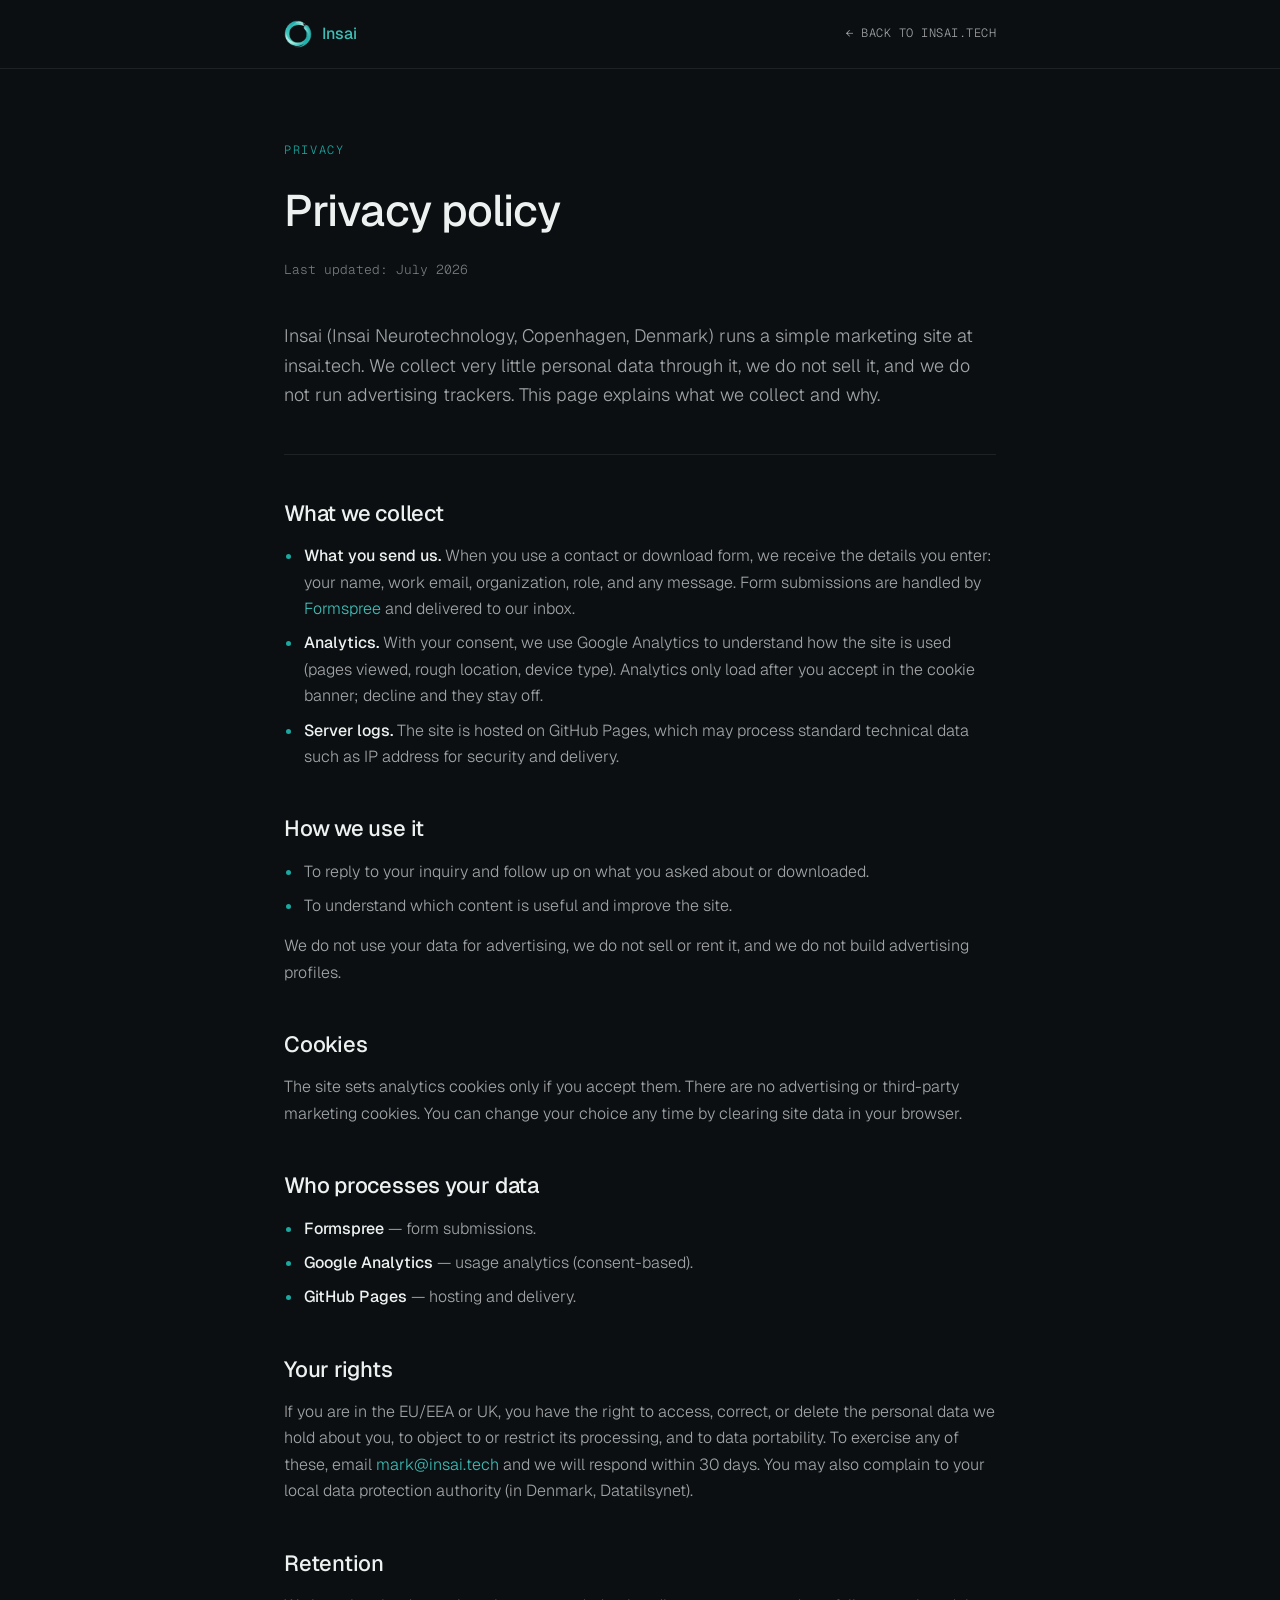
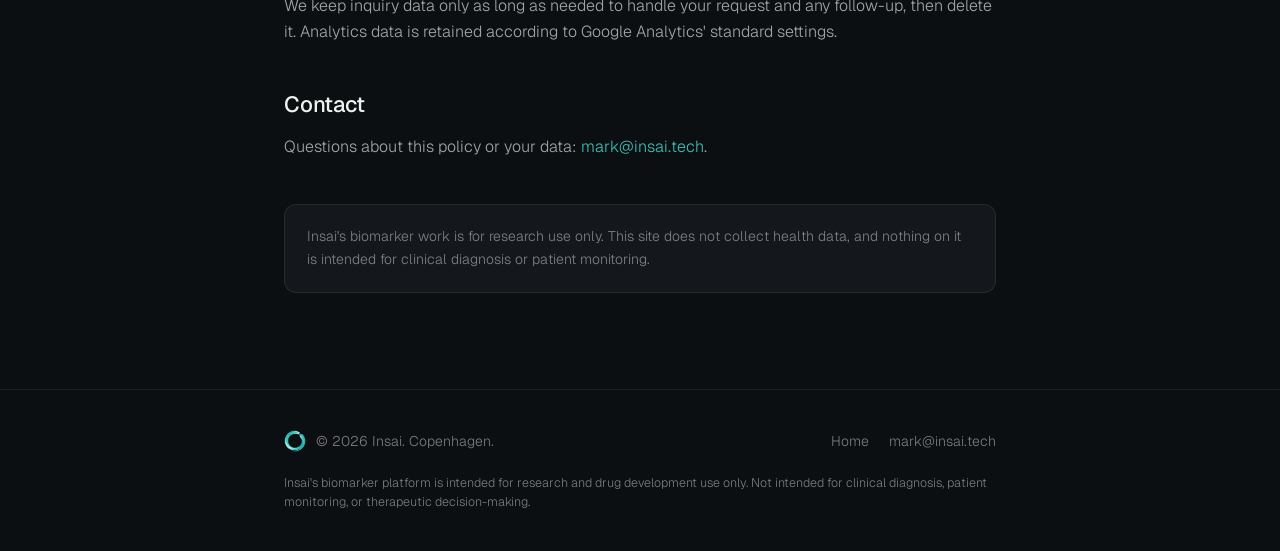
<file: privacy.html>
<!DOCTYPE html>
<!-- Privacy policy — plain-language, grounded in the site's actual data flows.
     Review with legal/DPO before relying on it. Update the "Last updated" date on change. -->
<html lang="en">
<head>
<meta charset="UTF-8">
<meta name="viewport" content="width=device-width, initial-scale=1.0">
<title>Privacy Policy | Insai</title>
<meta name="description" content="How Insai handles the limited personal data collected through insai.tech: contact forms, analytics, and hosting. For Research Use Only.">
<meta name="robots" content="noindex, nofollow">
<link rel="canonical" href="https://insai.tech/privacy.html">
<link rel="preconnect" href="https://fonts.googleapis.com">
<link rel="preconnect" href="https://fonts.gstatic.com" crossorigin>
<link href="https://fonts.googleapis.com/css2?family=Geist:wght@300;400;500;600;700&family=Geist+Mono:wght@400;500&display=swap" rel="stylesheet">
<style>
  :root{
    --bg:#0B0F12; --surface:#14181D; --border:rgba(255,255,255,0.08);
    --teal:#1BA8A0; --teal-bright:#3DBEB6;
    --fg:#EDF1F0; --fg-muted:rgba(255,255,255,0.62); --fg-dim:rgba(255,255,255,0.45);
    --font-sans:'Geist',system-ui,-apple-system,sans-serif;
    --font-mono:'Geist Mono',ui-monospace,'SF Mono',Menlo,monospace;
  }
  *{box-sizing:border-box;margin:0;padding:0}
  html{scroll-behavior:smooth}
  body{background:var(--bg);color:var(--fg);font-family:var(--font-sans);font-weight:300;line-height:1.65;-webkit-font-smoothing:antialiased}
  .container{max-width:760px;margin:0 auto;padding:0 24px}
  a{color:var(--teal-bright);text-decoration:none}
  a:hover{text-decoration:underline}

  .topbar{border-bottom:1px solid var(--border);padding:20px 0}
  .topbar .container{display:flex;align-items:center;justify-content:space-between}
  .topbar__brand{display:flex;align-items:center;gap:10px}
  .topbar__brand img{height:28px;width:auto}
  .topbar__back{font-family:var(--font-mono);font-size:12px;letter-spacing:.04em;text-transform:uppercase;color:var(--fg-muted)}

  .doc{padding:72px 0 96px}
  .doc__eyebrow{font-family:var(--font-mono);font-size:12px;letter-spacing:.14em;text-transform:uppercase;color:var(--teal);margin-bottom:14px}
  .doc h1{font-weight:500;font-size:clamp(30px,5vw,44px);letter-spacing:-.02em;margin-bottom:12px}
  .doc__meta{color:var(--fg-dim);font-family:var(--font-mono);font-size:13px;margin-bottom:40px}
  .doc__lead{color:var(--fg-muted);font-size:18px;margin-bottom:44px;padding-bottom:44px;border-bottom:1px solid var(--border)}
  .doc h2{font-weight:500;font-size:22px;letter-spacing:-.01em;margin:40px 0 12px}
  .doc p{color:var(--fg-muted);margin-bottom:14px}
  .doc ul{list-style:none;margin:0 0 14px}
  .doc li{color:var(--fg-muted);padding-left:20px;position:relative;margin-bottom:8px}
  .doc li::before{content:'';position:absolute;left:2px;top:11px;width:5px;height:5px;border-radius:50%;background:var(--teal)}
  .doc strong{color:var(--fg);font-weight:500}
  .doc__note{margin-top:44px;padding:20px 22px;background:var(--surface);border:1px solid var(--border);border-radius:12px;color:var(--fg-dim);font-size:14px}

  .footer{border-top:1px solid var(--border);padding:40px 0}
  .footer__inner{display:flex;align-items:center;justify-content:space-between;gap:16px;flex-wrap:wrap}
  .footer__brand{display:flex;align-items:center;gap:10px}
  .footer__brand img{height:22px;width:auto}
  .footer__text,.footer__links a{color:var(--fg-dim);font-size:14px}
  .footer__links{display:flex;gap:20px}
  .footer__disclaimer{margin-top:20px;color:var(--fg-dim);font-size:12.5px;line-height:1.55}
  @media(max-width:560px){.footer__inner{flex-direction:column;align-items:flex-start}}
</style>
</head>
<body>

<div class="topbar">
  <div class="container">
    <a href="index.html" class="topbar__brand"><img src="assets/Insai-logo-2026-icon.png" alt="Insai"><span style="font-weight:500">Insai</span></a>
    <a href="index.html" class="topbar__back">&larr; Back to insai.tech</a>
  </div>
</div>

<main class="doc">
  <div class="container">
    <div class="doc__eyebrow">Privacy</div>
    <h1>Privacy policy</h1>
    <div class="doc__meta">Last updated: July 2026</div>
    <p class="doc__lead">Insai (Insai Neurotechnology, Copenhagen, Denmark) runs a simple marketing site at insai.tech. We collect very little personal data through it, we do not sell it, and we do not run advertising trackers. This page explains what we collect and why.</p>

    <h2>What we collect</h2>
    <ul>
      <li><strong>What you send us.</strong> When you use a contact or download form, we receive the details you enter: your name, work email, organization, role, and any message. Form submissions are handled by <a href="https://formspree.io/legal/privacy-policy/" target="_blank" rel="noopener">Formspree</a> and delivered to our inbox.</li>
      <li><strong>Analytics.</strong> With your consent, we use Google Analytics to understand how the site is used (pages viewed, rough location, device type). Analytics only load after you accept in the cookie banner; decline and they stay off.</li>
      <li><strong>Server logs.</strong> The site is hosted on GitHub Pages, which may process standard technical data such as IP address for security and delivery.</li>
    </ul>

    <h2>How we use it</h2>
    <ul>
      <li>To reply to your inquiry and follow up on what you asked about or downloaded.</li>
      <li>To understand which content is useful and improve the site.</li>
    </ul>
    <p>We do not use your data for advertising, we do not sell or rent it, and we do not build advertising profiles.</p>

    <h2>Cookies</h2>
    <p>The site sets analytics cookies only if you accept them. There are no advertising or third-party marketing cookies. You can change your choice any time by clearing site data in your browser.</p>

    <h2>Who processes your data</h2>
    <ul>
      <li><strong>Formspree</strong> — form submissions.</li>
      <li><strong>Google Analytics</strong> — usage analytics (consent-based).</li>
      <li><strong>GitHub Pages</strong> — hosting and delivery.</li>
    </ul>

    <h2>Your rights</h2>
    <p>If you are in the EU/EEA or UK, you have the right to access, correct, or delete the personal data we hold about you, to object to or restrict its processing, and to data portability. To exercise any of these, email <a href="mailto:mark@insai.tech">mark@insai.tech</a> and we will respond within 30 days. You may also complain to your local data protection authority (in Denmark, Datatilsynet).</p>

    <h2>Retention</h2>
    <p>We keep inquiry data only as long as needed to handle your request and any follow-up, then delete it. Analytics data is retained according to Google Analytics' standard settings.</p>

    <h2>Contact</h2>
    <p>Questions about this policy or your data: <a href="mailto:mark@insai.tech">mark@insai.tech</a>.</p>

    <div class="doc__note">Insai's biomarker work is for research use only. This site does not collect health data, and nothing on it is intended for clinical diagnosis or patient monitoring.</div>
  </div>
</main>

<footer class="footer">
  <div class="container">
    <div class="footer__inner">
      <div class="footer__brand">
        <img src="assets/Insai-logo-2026-icon.png" alt="">
        <span class="footer__text">&copy; 2026 Insai. Copenhagen.</span>
      </div>
      <div class="footer__links">
        <a href="index.html">Home</a>
        <a href="mailto:mark@insai.tech">mark@insai.tech</a>
      </div>
    </div>
    <p class="footer__disclaimer">Insai's biomarker platform is intended for research and drug development use only. Not intended for clinical diagnosis, patient monitoring, or therapeutic decision-making.</p>
  </div>
</footer>

</body>
</html>
</file>
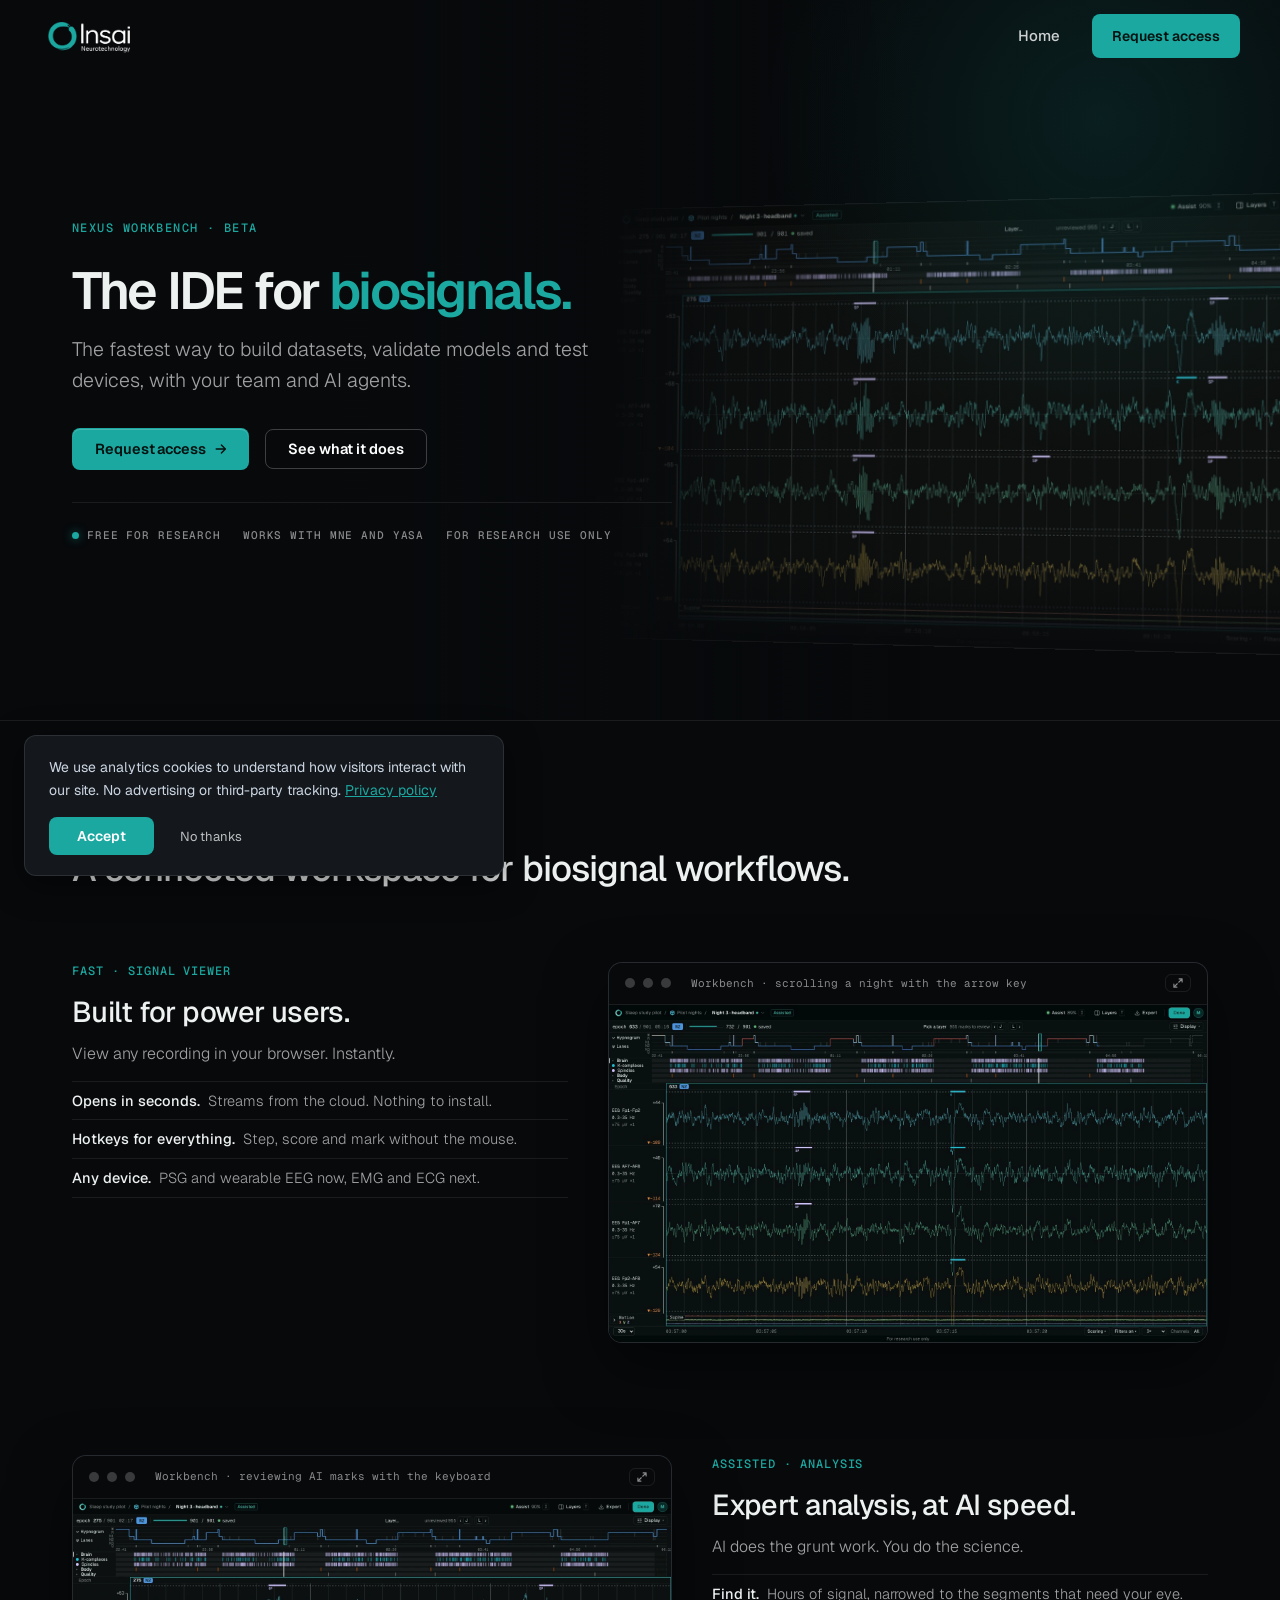
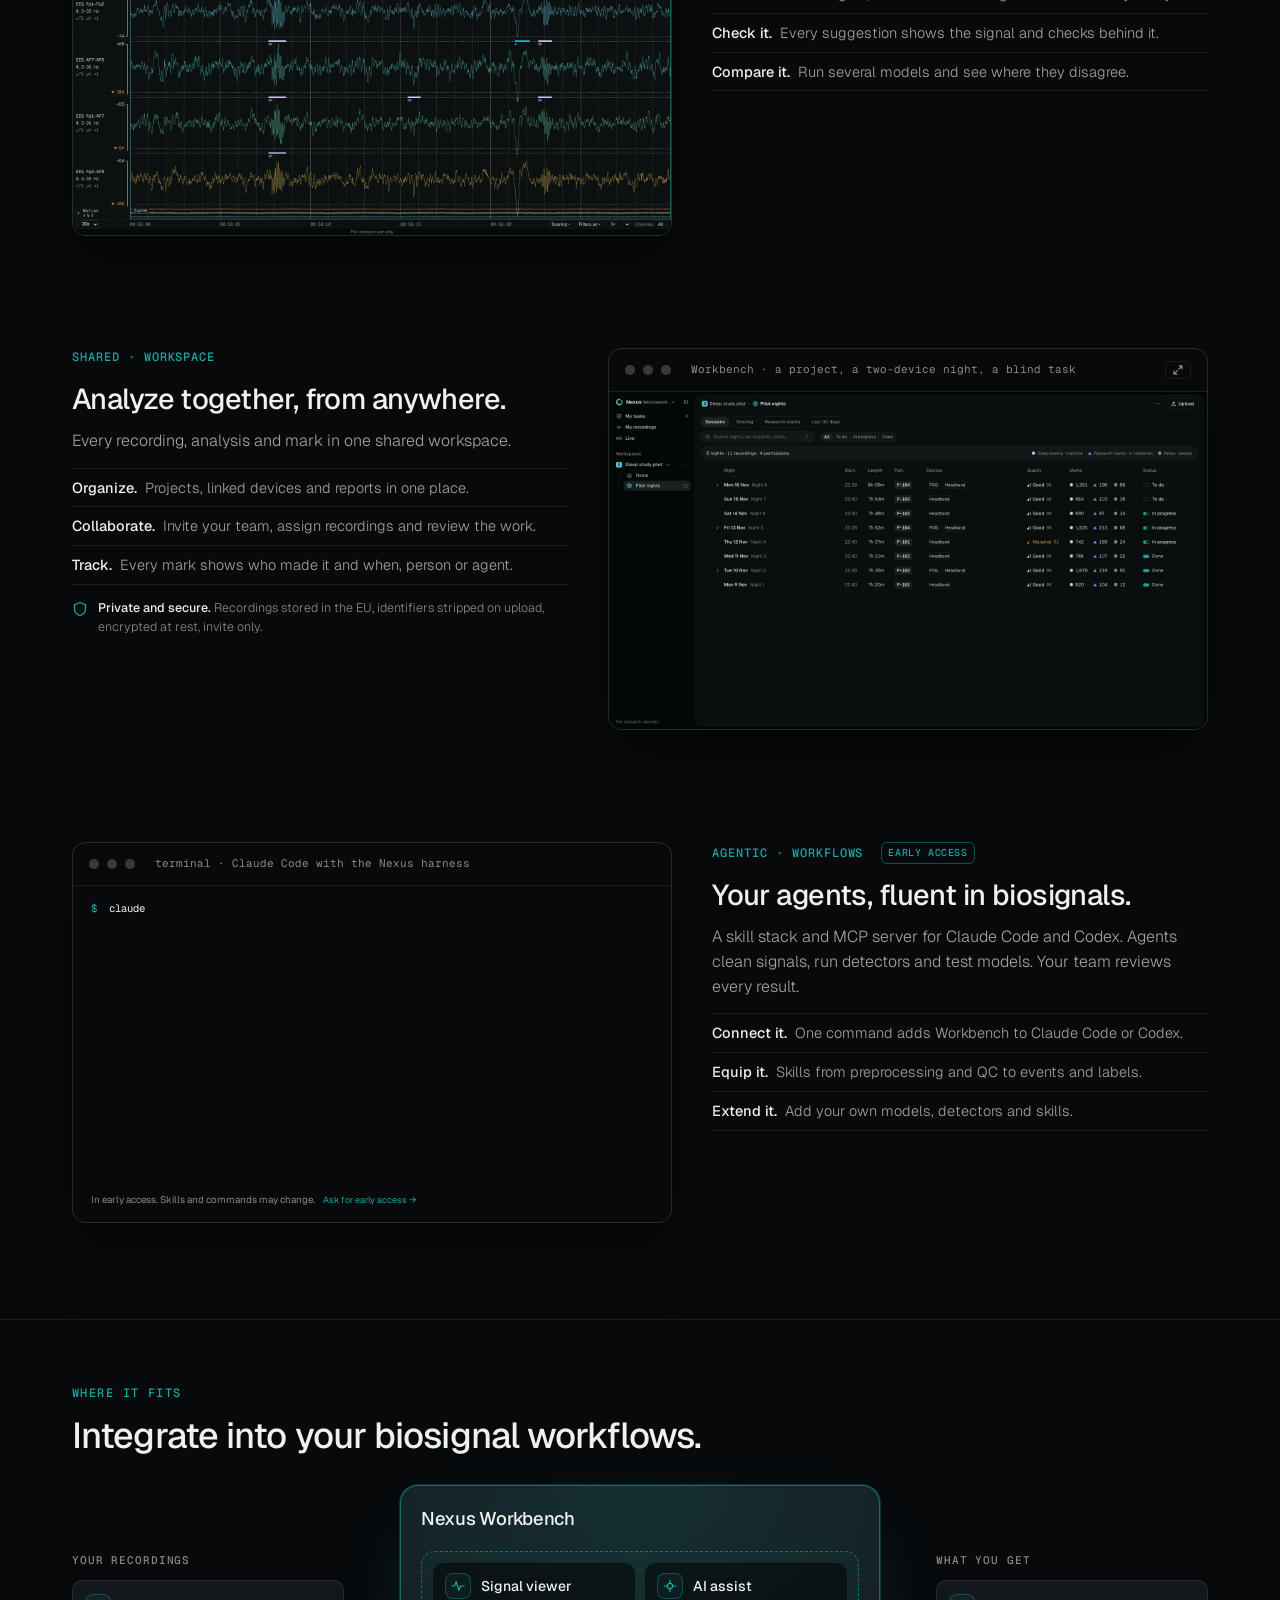
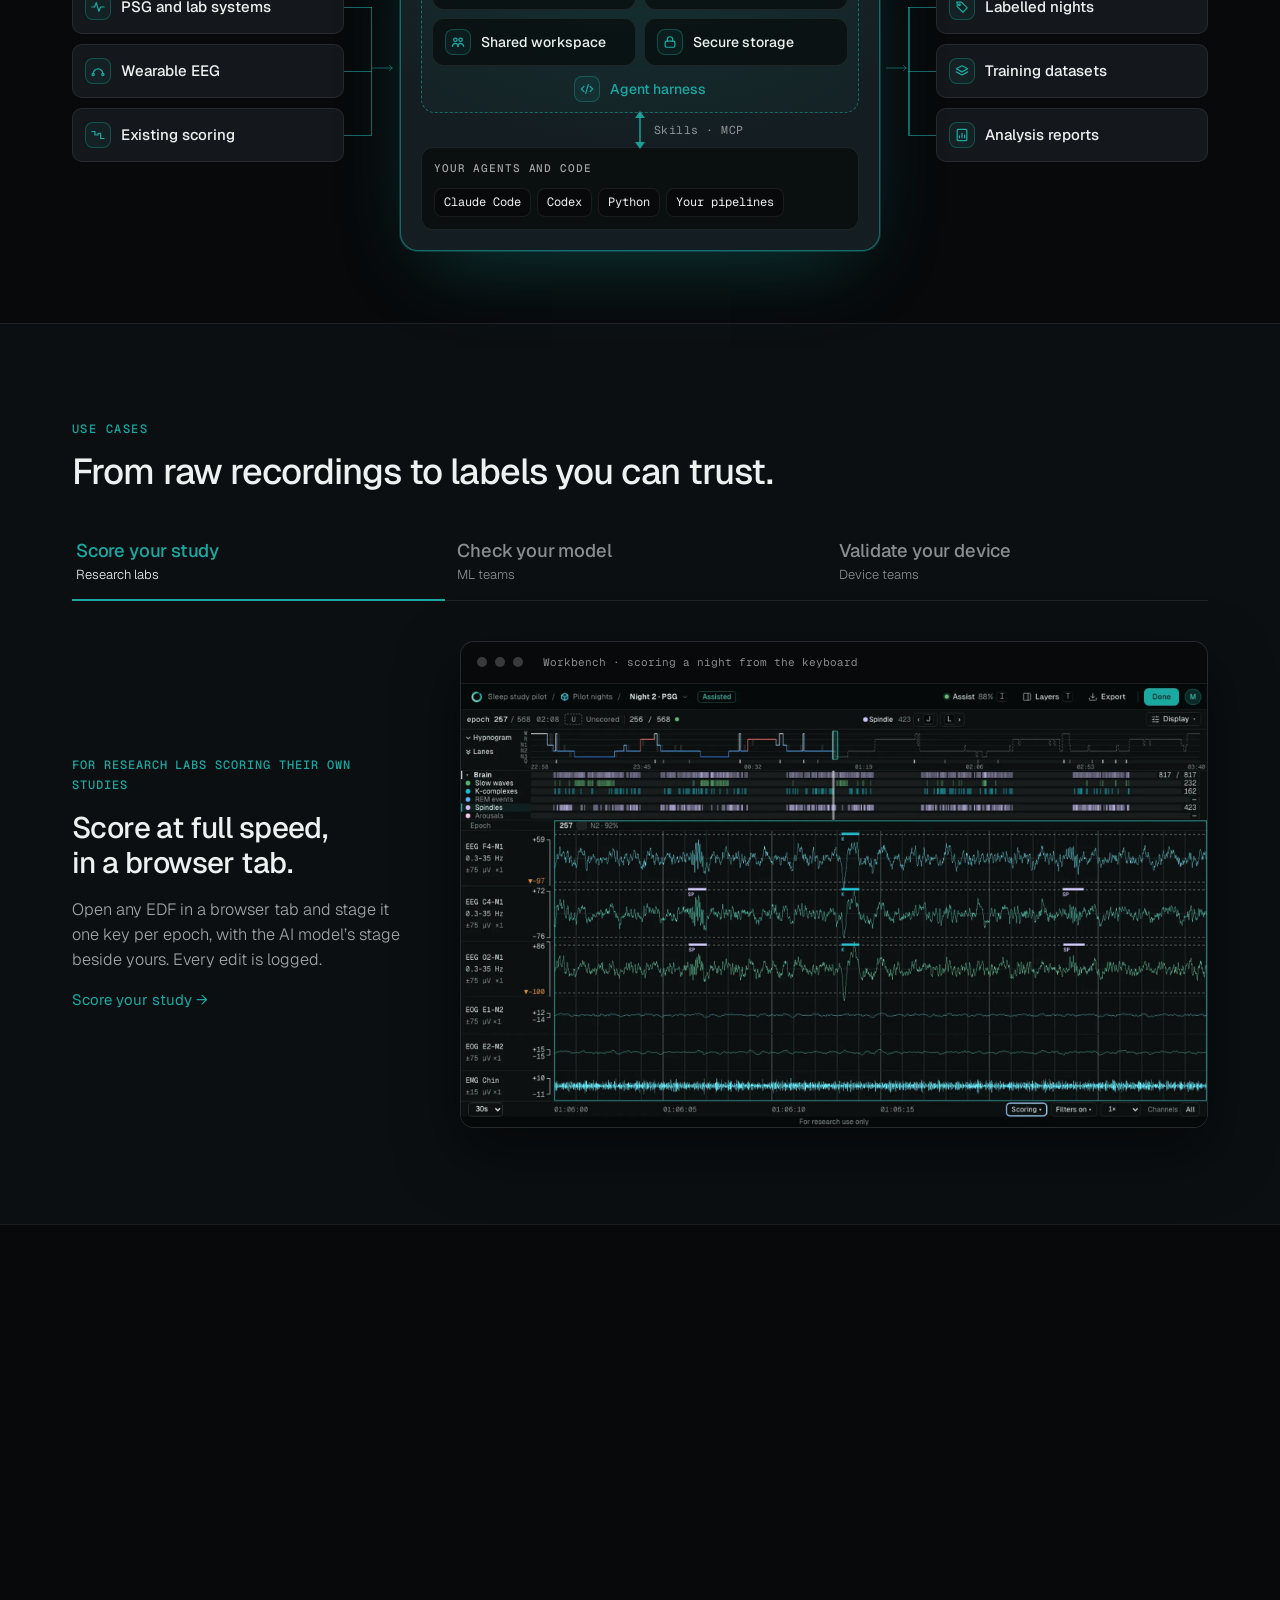
<file: workbench.html>
<!DOCTYPE html>
<!-- @dsCard group="Brand" name="Workbench" subtitle="Hero · How it works · Ways in · Request access · FAQ" viewport="1440x900" -->
<html lang="en">
<head>
<meta charset="UTF-8">
<meta name="viewport" content="width=device-width, initial-scale=1.0">
<title>Nexus Workbench | The IDE for biosignals | Insai</title>
<!-- Google Analytics (GA4) - Consent Mode v2: loads immediately in cookieless mode -->
<script>
  window.dataLayer = window.dataLayer || [];
  function gtag(){dataLayer.push(arguments);}
  window.gtag = gtag;

  // Set default consent state before GA4 loads
  var storedConsent = localStorage.getItem('cookie-consent');
  gtag('consent', 'default', {
    analytics_storage: storedConsent === 'accepted' ? 'granted' : 'denied',
    ad_storage: 'denied',
    ad_user_data: 'denied',
    ad_personalization: 'denied',
    wait_for_update: 500
  });

  window.GA_MEASUREMENT_ID = 'G-VBBBKQDH0W';

  // Only the live site reports. Local previews and the preview repo stay out of the
  // numbers, and so does any browser that opened the site once with ?notrack=1
  // (undo with ?notrack=0). ?ga_debug=1 shows the visit in GA DebugView.
  (function () {
    var q = new URLSearchParams(location.search), optedOut = false;
    try {
      if (q.get('notrack') === '1') localStorage.setItem('insai-notrack', '1');
      if (q.get('notrack') === '0') localStorage.removeItem('insai-notrack');
      optedOut = localStorage.getItem('insai-notrack') === '1';
    } catch (e) {}
    if (!/(^|\.)insai\.tech$/.test(location.hostname) || optedOut) {
      window['ga-disable-' + window.GA_MEASUREMENT_ID] = true;
    }
    window.GA_DEBUG = q.get('ga_debug') === '1';
  })();
</script>
<script async src="https://www.googletagmanager.com/gtag/js?id=G-VBBBKQDH0W"></script>
<script>
  gtag('js', new Date());
  // One path per page: /index.html reports as /, /workbench.html as /workbench
  var gaConfig = {
    page_location: location.origin +
      location.pathname.replace(/\/index\.html$/, '/').replace(/\.html$/, '') + location.search
  };
  if (window.GA_DEBUG) gaConfig.debug_mode = true; // any value, even false, turns debug on
  gtag('config', window.GA_MEASUREMENT_ID, gaConfig);
</script>
<!-- /Google Analytics -->
<meta name="description" content="The IDE for biosignals. Build datasets, validate models and test devices, with your team and AI agents. Free for research. For Research Use Only.">
<meta property="og:title" content="Nexus Workbench | The IDE for biosignals | Insai">
<meta property="og:description" content="The IDE for biosignals. Build datasets, validate models and test devices, with your team and AI agents. Free for research. For Research Use Only.">
<meta property="og:image" content="https://insai.github.io/insai-website-preview/assets/og-workbench-v2.png">
<meta property="og:image:alt" content="Nexus Workbench, the IDE for biosignals: a night of sleep EEG open in the signal viewer.">
<meta property="og:image:width" content="1200">
<meta property="og:image:height" content="630">
<meta property="og:url" content="https://insai.tech/workbench">
<meta property="og:type" content="website">
<meta property="og:site_name" content="Insai">
<meta name="twitter:card" content="summary_large_image">
<meta name="twitter:title" content="Nexus Workbench | The IDE for biosignals | Insai">
<meta name="twitter:description" content="The IDE for biosignals. Build datasets, validate models and test devices, with your team and AI agents. Free for research. For Research Use Only.">
<meta name="twitter:image" content="https://insai.github.io/insai-website-preview/assets/og-workbench-v2.png">
<link rel="canonical" href="https://insai.tech/workbench">
<meta name="robots" content="noindex, nofollow">
<link rel="preconnect" href="https://fonts.googleapis.com">
<link rel="preconnect" href="https://fonts.gstatic.com" crossorigin>
<link href="https://fonts.googleapis.com/css2?family=Geist:wght@300;400;500;600;700;800&family=Geist+Mono:wght@400;500&display=swap" rel="stylesheet">
<link rel="icon" type="image/png" href="assets/Insai-logo-2026-icon.png">
<link rel="apple-touch-icon" href="assets/Insai-logo-2026-icon.png"><link rel="apple-touch-icon" href="assets/Insai-logo-2026-icon.png"><style>
/* ============================================
   INSAI DESIGN TOKENS v1.0
   ============================================ */
:root {
  /* Primary */
  --color-teal: #1BA8A0;
  --color-teal-dark: #148F88;
  --color-teal-light: #E6F7F6;

  /* Neutrals */
  --color-navy: #1E2D3D;
  --color-slate: #475569;
  --color-gray: #94A3B8;
  --color-border: #E2E8F0;
  --color-surface: #F8FAFC;
  --color-white: #FFFFFF;

  /* STRICT dark system (DESIGN.md) */
  --bg: #0B0F12;
  --bg-deep: #07090B;
  --surface: #14181D;
  --surface-2: #1A1F26;
  --border-d: rgba(255,255,255,0.08);
  --border-d-strong: rgba(255,255,255,0.14);
  --fg: #EDF1F0;
  --fg-muted: rgba(255,255,255,0.62);
  --fg-dim: rgba(255,255,255,0.52);
  --accent-bright: #3DBEB6;
  --accent-glow: rgba(27,168,160,0.14);

  /* Typography */
  --font-sans: 'Geist', system-ui, -apple-system, sans-serif;
  --font-mono: 'Geist Mono', ui-monospace, 'SF Mono', Menlo, monospace;

  /* Spacing */
  --space-xs: 4px;
  --space-sm: 8px;
  --space-md: 16px;
  --space-lg: 24px;
  --space-xl: 32px;
  --space-2xl: 48px;
  --space-3xl: 64px;
  --space-4xl: 96px;

  /* Border Radius */
  --radius-md: 8px;

  /* Shadows */
  --shadow-sm: 0 1px 3px rgba(30, 45, 61, 0.06);
  --shadow-md: 0 4px 12px rgba(30, 45, 61, 0.08);

  /* Layout */
  --max-width: 1200px;
  --max-width-text: 720px;
}

/* ============================================
   RESET & BASE
   ============================================ */
*, *::before, *::after {
  margin: 0;
  padding: 0;
  box-sizing: border-box;
}

html {
  scroll-behavior: smooth;
  -webkit-font-smoothing: antialiased;
  -moz-osx-font-smoothing: grayscale;
}

body {
  font-family: var(--font-sans);
  color: var(--fg-muted);
  background: var(--bg-deep);
  line-height: 1.6;
  font-size: 16px;
}

img {
  max-width: 100%;
  display: block;
}

a {
  color: inherit;
  text-decoration: none;
}

/* ============================================
   NAVBAR
   ============================================ */
.navbar {
  position: fixed;
  top: 0;
  left: 0;
  right: 0;
  z-index: 100;
  padding: 0 var(--space-xl);
  transition: background 0.3s, box-shadow 0.3s;
}

.navbar--transparent {
  background: transparent;
}

.navbar--solid {
  background: var(--color-white);
  box-shadow: var(--shadow-sm);
}

.navbar__inner {
  max-width: var(--max-width);
  margin: 0 auto;
  display: flex;
  align-items: center;
  justify-content: space-between;
  height: 72px;
}

.navbar__logo {
  display: flex;
  align-items: center;
  gap: 10px;
}

.navbar__logo img {
  height: 36px;
  width: auto;
}

.navbar__links {
  display: flex;
  align-items: center;
  gap: var(--space-xl);
  list-style: none;
}

.navbar__link {
  font-size: 15px;
  font-weight: 500;
  transition: color 0.2s;
  padding: 4px 0;
  border-bottom: 2px solid transparent;
  cursor: pointer;
}

.navbar--transparent .navbar__link {
  color: rgba(255, 255, 255, 0.8);
}

.navbar--transparent .navbar__link:hover,
.navbar--transparent .navbar__link--active {
  color: var(--color-white);
  border-bottom-color: var(--color-teal);
}

.navbar--solid .navbar__link {
  color: var(--color-slate);
}

.navbar--solid .navbar__link:hover,
.navbar--solid .navbar__link--active {
  color: var(--color-navy);
  border-bottom-color: var(--color-teal);
}

.navbar__cta {
  font-size: 14px;
  font-weight: 600;
  padding: 10px 20px;
  min-height: 44px;
  border-radius: var(--radius-md);
  background: var(--color-teal);
  color: #04110F;
  transition: background 0.2s;
  cursor: pointer;
  display: inline-flex;
  align-items: center;
}

.navbar__cta:hover {
  background: var(--color-teal-dark);
}

/* Dropdown */
.navbar__dropdown {
  position: relative;
}

.navbar__dropdown-toggle {
  display: flex;
  align-items: center;
  gap: 4px;
  font-size: 15px;
  font-weight: 500;
  padding: 4px 0;
  border: none;
  border-bottom: 2px solid transparent;
  background: none;
  cursor: pointer;
  font-family: var(--font-sans);
  transition: color 0.2s;
}

.navbar__dropdown-toggle svg {
  width: 14px;
  height: 14px;
  transition: transform 0.2s;
}

.navbar__dropdown:hover .navbar__dropdown-toggle svg,
.navbar__dropdown.is-open .navbar__dropdown-toggle svg {
  transform: rotate(180deg);
}

.navbar--transparent .navbar__dropdown-toggle {
  color: rgba(255, 255, 255, 0.8);
}

.navbar--transparent .navbar__dropdown-toggle:hover,
.navbar--transparent .navbar__dropdown.is-open .navbar__dropdown-toggle {
  color: var(--color-white);
}

.navbar--solid .navbar__dropdown-toggle {
  color: var(--color-slate);
}

.navbar--solid .navbar__dropdown-toggle:hover,
.navbar--solid .navbar__dropdown.is-open .navbar__dropdown-toggle {
  color: var(--color-navy);
}

.navbar__dropdown-menu {
  position: absolute;
  top: calc(100% + 10px);
  left: 0;
  min-width: 200px;
  background: var(--color-white);
  border-radius: var(--radius-md);
  box-shadow: 0 8px 24px rgba(30, 45, 61, 0.12), 0 2px 6px rgba(30, 45, 61, 0.06);
  border: 1px solid var(--color-border);
  padding: 8px 0;
  opacity: 0;
  visibility: hidden;
  transform: translateY(4px);
  transition: opacity 0.2s, visibility 0.2s, transform 0.2s;
  z-index: 110;
}

.navbar__dropdown:hover .navbar__dropdown-menu,
.navbar__dropdown.is-open .navbar__dropdown-menu {
  opacity: 1;
  visibility: visible;
  transform: translateY(0);
}

.navbar__dropdown-item {
  display: flex;
  align-items: flex-start;
  gap: 12px;
  padding: 12px 16px;
  transition: background 0.15s;
  cursor: pointer;
}

.navbar__dropdown-item:hover {
  background: var(--color-surface);
}

.navbar__dropdown-item-icon {
  width: 32px;
  height: 32px;
  border-radius: 8px;
  background: var(--color-teal-light);
  display: flex;
  align-items: center;
  justify-content: center;
  flex-shrink: 0;
}

.navbar__dropdown-item-icon svg {
  width: 16px;
  height: 16px;
  color: var(--color-teal);
}

.navbar__dropdown-item-text {
  display: flex;
  flex-direction: column;
  gap: 2px;
}

.navbar__dropdown-item-label {
  font-size: 14px;
  font-weight: 600;
  color: var(--color-navy);
}

.navbar__dropdown-item-desc {
  font-size: 12px;
  color: var(--color-gray);
  line-height: 1.4;
}

/* Mobile accordion for Solutions */
.navbar__mobile-group-label {
  font-size: 18px;
  font-weight: 500;
  color: var(--color-navy);
  padding: var(--space-md) 0;
  border-bottom: 1px solid var(--color-border);
  display: flex;
  align-items: center;
  justify-content: space-between;
  cursor: pointer;
  background: none;
  border-top: none;
  border-left: none;
  border-right: none;
  width: 100%;
  font-family: var(--font-sans);
}

.navbar__mobile-group-label svg {
  width: 16px;
  height: 16px;
  color: var(--color-gray);
  transition: transform 0.2s;
}

.navbar__mobile-group-label.is-open svg {
  transform: rotate(180deg);
}

.navbar__mobile-group-items {
  display: none;
  padding-left: var(--space-md);
}

.navbar__mobile-group-items.is-open {
  display: flex;
  flex-direction: column;
}

.navbar__mobile-group-items a {
  font-size: 16px;
  padding: var(--space-sm) 0;
  border-bottom: none;
}

/* Mobile hamburger */
.navbar__hamburger {
  display: none;
  flex-direction: column;
  gap: 5px;
  cursor: pointer;
  padding: 4px;
  background: none;
  border: none;
}

.navbar__hamburger span {
  display: block;
  width: 24px;
  height: 2px;
  transition: background 0.2s;
}

.navbar--transparent .navbar__hamburger span {
  background: var(--color-white);
}

.navbar--solid .navbar__hamburger span {
  background: var(--color-navy);
}

/* Mobile nav */
.navbar__mobile {
  display: none;
  position: fixed;
  top: 72px;
  left: 0;
  right: 0;
  bottom: 0;
  background: var(--color-white);
  padding: var(--space-xl);
  z-index: 99;
}

.navbar__mobile.is-open {
  display: flex;
  flex-direction: column;
  gap: var(--space-lg);
}

.navbar__mobile a {
  font-size: 18px;
  font-weight: 500;
  color: var(--color-navy);
  padding: var(--space-md) 0;
  border-bottom: 1px solid var(--color-border);
}

/* ============================================
   SHARED
   ============================================ */
.container {
  max-width: var(--max-width);
  margin: 0 auto;
  padding: 0 var(--space-xl);
}

.eyebrow {
  font-family: var(--font-mono);
  font-size: 12px;
  font-weight: 500;
  letter-spacing: 0.12em;
  text-transform: uppercase;
  color: var(--color-teal);
  margin-bottom: 12px;
}

.section-headline {
  font-size: clamp(1.5rem, 3vw + 0.5rem, 2.25rem);
  font-weight: 500;
  color: var(--color-navy);
  line-height: 1.15;
  letter-spacing: -0.025em;
  margin-bottom: var(--space-md);
}

.section-body {
  font-size: clamp(1rem, 0.5vw + 0.875rem, 1.125rem);
  color: var(--color-slate);
  line-height: 1.7;
  max-width: var(--max-width-text);
}

.section-body p {
  margin-bottom: var(--space-lg);
}

.section-body p:last-child {
  margin-bottom: 0;
}

/* ============================================
   BUTTONS
   ============================================ */
.btn {
  display: inline-flex;
  align-items: center;
  justify-content: center;
  padding: 12px 22px;
  font-size: 14.5px;
  font-weight: 600;
  font-family: var(--font-sans);
  border-radius: var(--radius-md);
  cursor: pointer;
  transition: transform 0.2s cubic-bezier(0.25, 0.46, 0.45, 0.94),
              background 0.2s ease,
              box-shadow 0.3s ease,
              border-color 0.2s ease;
  letter-spacing: -0.005em;
  line-height: 1;
  border: 1px solid transparent;
}

.btn--primary {
  background: var(--color-teal);
  color: #04110F;
  font-weight: 600;
  box-shadow: inset 0 1px 0 rgba(255,255,255,0.18);
}
.btn--primary svg {
  width: 16px;
  height: 16px;
  margin-left: 7px;
  margin-right: -3px;
  transition: transform 0.2s cubic-bezier(0.25, 0.46, 0.45, 0.94);
}
.btn--primary:hover svg { transform: translateX(3px); }

.btn--primary:hover {
  background: var(--color-teal-dark);
  transform: translateY(-1px);
  box-shadow: inset 0 1px 0 rgba(255,255,255,0.18), 0 6px 20px rgba(27, 168, 160, 0.28);
}

.btn--primary:active {
  transform: translateY(0);
  box-shadow: none;
}

.btn--secondary-light {
  background: transparent;
  color: var(--color-white);
  border: 1px solid rgba(255, 255, 255, 0.22);
}

.btn--secondary-light:hover {
  border-color: rgba(255, 255, 255, 0.7);
  background: rgba(255, 255, 255, 0.08);
  transform: translateY(-1px);
}

.btn--secondary-light:active {
  transform: translateY(0);
}

/* ============================================
   SECTION 1: HERO
   ============================================ */
.hero {
  background: var(--bg-deep);
  padding: 150px 0 96px;
  position: relative;
  overflow: hidden;
  border-bottom: 1px solid var(--border-d);
}

/* photo lives in the RIGHT panel only — never behind the text (matches the old hero) */
.hero__bg {
  position: absolute;
  right: 0;
  top: 0;
  width: 58%;
  height: 100%;
  z-index: 0;
  pointer-events: none;
}
.hero__bg-img {
  width: 100%;
  height: 100%;
  object-fit: cover;
  object-position: center center;
  opacity: 0.82;
  /* fade the LEFT edge of the photo into the dark canvas so text sits on solid dark */
  -webkit-mask-image: linear-gradient(to right, transparent 0%, rgba(0,0,0,0.45) 26%, #000 56%);
  mask-image: linear-gradient(to right, transparent 0%, rgba(0,0,0,0.45) 26%, #000 56%);
}
/* subtle bottom fade to seam the photo into the section */
.hero__bg::after {
  content: '';
  position: absolute;
  inset: 0;
  background: linear-gradient(to bottom, transparent 60%, var(--bg-deep) 100%);
  pointer-events: none;
}

.hero__glow {
  position: absolute;
  width: 640px;
  height: 640px;
  top: -200px;
  right: -140px;
  border-radius: 50%;
  background: radial-gradient(circle, var(--accent-glow) 0%, transparent 68%);
  filter: blur(80px);
  pointer-events: none;
  z-index: 1;
}

.hero .container {
  position: relative;
  z-index: 2;
}
.hero__content { max-width: 620px; }

.hero .eyebrow { margin-bottom: var(--space-lg); }

.hero__headline {
  font-size: clamp(2.2rem, 3.2vw + 0.8rem, 3.25rem);
  font-weight: 600;
  color: var(--fg);
  line-height: 1.06;
  letter-spacing: -0.035em;
  margin-bottom: var(--space-md);
  text-wrap: balance;
}
.hero__headline .accent { color: var(--color-teal); }

.hero__subhead {
  font-size: clamp(1.05rem, 1.5vw + 0.5rem, 1.22rem);
  font-weight: 300;
  color: var(--fg-muted);
  line-height: 1.6;
  max-width: 560px;
  margin-bottom: var(--space-xl);
}

.hero__ctas {
  display: flex;
  gap: var(--space-md);
  flex-wrap: wrap;
  align-items: center;
}

.hero__status {
  display: flex;
  gap: 22px;
  flex-wrap: wrap;
  margin-top: var(--space-xl);
  padding-top: var(--space-lg);
  border-top: 1px solid var(--border-d);
}
.hero__status-item {
  display: inline-flex;
  align-items: center;
  gap: 8px;
  font-family: var(--font-mono);
  font-size: 11px;
  font-weight: 500;
  letter-spacing: 0.08em;
  text-transform: uppercase;
  color: var(--fg-dim);
}
.hero__status-dot {
  width: 7px;
  height: 7px;
  border-radius: 50%;
  background: var(--color-teal);
  box-shadow: 0 0 10px rgba(27, 168, 160, 0.6);
  flex-shrink: 0;
}

@media (max-width: 860px) {
  .hero { padding: 124px 0 64px; }
  .hero__content { max-width: 100%; }
  /* mobile: photo spans full width so the face is visible, not sliced into black */
  .hero__bg { width: 100%; }
  .hero__bg-img {
    object-position: 62% center;
    opacity: 0.5;
    -webkit-mask-image: none;
    mask-image: none;
  }
  .hero__bg::after {
    background: linear-gradient(to bottom, rgba(7,9,11,0.82) 0%, rgba(7,9,11,0.45) 40%, rgba(7,9,11,0.7) 76%, var(--bg-deep) 100%);
  }
}

/* ============================================
   SECTION 2: PROBLEM
   ============================================ */
.problem {
  padding: var(--space-4xl) 0;
  background: var(--color-white);
}

.problem__split {
  display: grid;
  grid-template-columns: 0.95fr 1.05fr;
  gap: var(--space-2xl);
  align-items: center;
}

.problem__content .eyebrow {
  margin-bottom: var(--space-xs);
}

.problem__content .section-headline {
  text-align: left;
  margin-bottom: var(--space-lg);
}

.problem__content .section-body {
  text-align: left;
  margin-bottom: var(--space-xl);
}

.problem__closing {
  font-size: 18px;
  font-weight: 600;
  color: var(--color-navy);
  line-height: 1.5;
  padding-top: var(--space-lg);
  border-top: 2px solid var(--color-teal);
}

.problem__visual {
  position: relative;
  display: flex;
  align-items: center;
  justify-content: flex-end;
  min-height: 320px;
}

.problem__visual::before {
  content: '';
  position: absolute;
  width: 85%;
  height: 85%;
  top: 50%;
  left: 50%;
  transform: translate(-50%, -50%);
  background: radial-gradient(ellipse 80% 70% at 50% 50%, rgba(27, 168, 160, 0.12) 0%, transparent 65%);
  border-radius: 50%;
  z-index: 0;
  pointer-events: none;
}

.problem__visual img {
  position: relative;
  z-index: 1;
  width: 100%;
  max-width: 560px;
  height: auto;
  border-radius: 12px;
  margin-left: -8%;
  box-shadow: 0 12px 40px rgba(0, 0, 0, 0.45);
  opacity: 0.9;
  /* feather the white-background graphic into the dark section (no hard tile edge) */
  mask-image: radial-gradient(ellipse 94% 90% at 50% 50%, #000 58%, transparent 100%);
  -webkit-mask-image: radial-gradient(ellipse 94% 90% at 50% 50%, #000 58%, transparent 100%);
}

/* Placeholder if image not yet added */
.problem__visual-placeholder {
  width: 100%;
  aspect-ratio: 16 / 10;
  border-radius: 12px;
  background: linear-gradient(135deg, #f8fafc 0%, #e8f4f8 40%, #f0fafa 100%);
  display: flex;
  align-items: center;
  justify-content: center;
  color: var(--color-gray);
  font-size: 14px;
  font-family: var(--font-sans);
}

/* ============================================
   SECTION 4: PLATFORM – EARLY ACCESS
   ============================================ */
.platform {
  padding: var(--space-4xl) 0;
  background: var(--color-surface);
}

.platform .section-headline {
  margin-bottom: var(--space-sm);
}

.platform .section-body {
  margin-bottom: var(--space-2xl);
}

/* Two-column layout */
.platform__split {
  display: grid;
  grid-template-columns: 1fr 1.4fr;
  gap: var(--space-2xl);
  align-items: start;
}

/* Left: steps list */
.platform__steps {
  display: flex;
  flex-direction: column;
  gap: 0;
}

.platform__step {
  display: flex;
  align-items: flex-start;
  gap: 16px;
  padding: 20px 20px;
  border-radius: 12px;
  cursor: pointer;
  transition: background 0.25s ease, box-shadow 0.25s ease;
  position: relative;
}

.platform__step:hover {
  background: var(--color-white);
}

.platform__step.is-active {
  background: var(--color-white);
  box-shadow: 0 2px 12px rgba(30, 45, 61, 0.06);
}

.platform__step-icon {
  width: 40px;
  height: 40px;
  border-radius: 10px;
  background: var(--color-teal);
  display: flex;
  align-items: center;
  justify-content: center;
  flex-shrink: 0;
  opacity: 0.15;
  transition: opacity 0.25s ease;
}

.platform__step.is-active .platform__step-icon {
  opacity: 1;
}

.platform__step-icon svg {
  width: 20px;
  height: 20px;
  color: var(--color-white);
}

.platform__step-text {
  flex: 1;
  min-width: 0;
}

.platform__step-label {
  font-size: 15px;
  font-weight: 700;
  color: var(--color-navy);
  margin-bottom: 4px;
  text-transform: uppercase;
  letter-spacing: 0.04em;
}

.platform__step-desc {
  font-size: 15px;
  line-height: 1.55;
  color: var(--color-slate);
  opacity: 0.6;
  transition: opacity 0.25s ease;
}

.platform__step.is-active .platform__step-desc {
  opacity: 1;
}

/* Right: browser mockup with screenshot */
.platform__preview {
  position: sticky;
  top: 100px;
}

.platform__screenshot {
  border-radius: 12px;
  overflow: hidden;
  box-shadow: 0 8px 40px rgba(30, 45, 61, 0.10), 0 2px 8px rgba(30, 45, 61, 0.05);
  border: 1px solid var(--color-border);
  background: var(--color-white);
}

.platform__screenshot-bar {
  display: flex;
  align-items: center;
  gap: 6px;
  padding: 10px 16px;
  background: var(--color-white);
  border-bottom: 1px solid var(--color-border);
}

.platform__screenshot-dot {
  width: 10px;
  height: 10px;
  border-radius: 50%;
  background: var(--color-border);
}

.platform__screenshot-url {
  flex: 1;
  margin-left: 8px;
  padding: 4px 12px;
  background: var(--color-surface);
  border-radius: 4px;
  font-size: 12px;
  color: var(--color-gray);
  font-family: var(--font-sans);
  text-align: left;
}

.platform__screenshot-body {
  position: relative;
  max-height: 420px;
  overflow: hidden;
}

.platform__screenshot-body::after {
  content: '';
  position: absolute;
  bottom: 0;
  left: 0;
  right: 0;
  height: 80px;
  background: linear-gradient(to bottom, transparent, var(--color-white));
  pointer-events: none;
}

/* Nexus platform: full-width product shot */
.platform__hero-shot { margin-top: var(--space-2xl); }
.platform__screenshot--wide { width: 100%; }
.platform__screenshot--wide .platform__screenshot-body img {
  display: block;
  width: 100%;
  height: auto;
}

/* Three Nexus capabilities */
.platform__features {
  display: grid;
  grid-template-columns: repeat(3, 1fr);
  gap: 28px;
  margin-top: var(--space-2xl);
}
/* Compact platform showcase: click a card, panel swaps */
.platform__showcase { display: grid; grid-template-columns: 0.56fr 1.6fr; gap: 36px; align-items: center; margin-top: var(--space-xl); margin-right: calc(-50vw + 50%); padding-right: clamp(20px, 3vw, 72px); box-sizing: border-box; }
@media (min-width: 1640px) { .platform__showcase { margin-right: 0; padding-right: 0; grid-template-columns: 0.6fr 1.5fr; } }
.platform__vsteps { display: flex; flex-direction: column; gap: 6px; }
.platform__vstep { display: grid; grid-template-columns: auto 1fr; gap: 16px; align-items: start; padding: 16px 18px; border-radius: 12px; border: 1px solid transparent; cursor: pointer; opacity: 0.6; transition: opacity 0.25s ease, background 0.25s ease, border-color 0.25s ease; }
.platform__vstep:hover { opacity: 0.85; }
.platform__vstep:focus-visible { outline: 2px solid var(--color-teal); outline-offset: 2px; }
.platform__vstep.is-active { opacity: 1; background: var(--surface); border-color: var(--border-d); box-shadow: 0 12px 30px rgba(0,0,0,0.35); }
.platform__vstep-ic { width: 40px; height: 40px; display: flex; align-items: center; justify-content: center; border: 1px solid rgba(27,168,160,0.4); border-radius: 10px; color: var(--color-teal); flex-shrink: 0; }
.platform__vstep-ic svg { width: 20px; height: 20px; }
.platform__vstep.is-active .platform__vstep-ic { background: rgba(27,168,160,0.12); }
.platform__vstep-text { display: flex; flex-direction: column; }
.platform__vstep-job { display: block; font-family: var(--font-mono); font-size: 0.6rem; text-transform: uppercase; letter-spacing: 0.11em; color: var(--color-teal); margin-bottom: 5px; }
.platform__vstep-title { font-size: 1.02rem; font-weight: 600; letter-spacing: -0.01em; color: var(--fg); margin: 2px 0 5px; line-height: 1.2; }
.platform__vstep-body { font-size: 13.5px; font-weight: 300; color: var(--fg-muted); line-height: 1.55; margin: 0; }
.platform__visual { position: static; }
.platform__screen-frame { width: 100%; border: 1px solid var(--border-d); border-radius: 14px; overflow: hidden; background: var(--surface); box-shadow: 0 24px 60px rgba(0,0,0,0.5); }
.platform__screen-bar { display: flex; align-items: center; gap: 8px; padding: 12px 16px; border-bottom: 1px solid var(--border-d); background: var(--bg-deep); }
.platform__screen-url { margin-left: 12px; font-family: var(--font-mono); font-size: 11px; color: var(--fg-dim); }
.platform__screen-body { position: relative; aspect-ratio: 2640 / 1920; background: var(--bg); }
.platform__screen { position: absolute; inset: 0; opacity: 0; transition: opacity 0.45s ease; pointer-events: none; }
.platform__screen.is-active { opacity: 1; pointer-events: auto; }
.platform__screen img { width: 100%; height: 100%; object-fit: contain; object-position: center; display: block; }
.platform__screen-ph { width: 100%; height: 100%; display: flex; flex-direction: column; align-items: center; justify-content: center; gap: 12px; text-align: center; padding: 24px; color: var(--fg-dim); border: 1px dashed rgba(255,255,255,0.12); }
.platform__screen-ph svg { width: 40px; height: 40px; color: var(--color-teal); opacity: 0.7; }
.platform__screen-ph-title { font-size: 14px; font-weight: 400; color: var(--fg-muted); }
.platform__screen-ph-hint { font-family: var(--font-mono); font-size: 10.5px; color: var(--fg-dim); }
.platform__screen-ph-hint code { color: var(--color-teal); }
@media (max-width: 860px) {
  .platform__showcase { grid-template-columns: 1fr; gap: 24px; margin-right: 0; padding-right: 0; }
  .platform__vstep { opacity: 1; }
}
.platform__feature-icon {
  width: 40px;
  height: 40px;
  display: flex;
  align-items: center;
  justify-content: center;
  border: 1px solid rgba(27, 168, 160, 0.4);
  border-radius: 10px;
  color: var(--color-teal);
  margin-bottom: 18px;
}
.platform__feature-icon svg { width: 20px; height: 20px; }
.platform__feature-title {
  font-family: var(--font-sans);
  font-size: 1.05rem;
  font-weight: 500;
  letter-spacing: -0.01em;
  color: var(--fg);
  margin-bottom: 10px;
}
.platform__feature-body {
  font-size: 14.5px;
  font-weight: 300;
  color: var(--fg-muted);
  line-height: 1.6;
}

/* What Nexus returns: biomarker menu by maturity */
.platform__markers {
  margin-top: var(--space-2xl);
  padding-top: var(--space-2xl);
  border-top: 1px solid var(--border-d);
}
.platform__markers-eyebrow {
  font-family: var(--font-mono);
  font-size: 11px;
  font-weight: 500;
  letter-spacing: 0.12em;
  text-transform: uppercase;
  color: var(--color-teal);
  margin-bottom: 12px;
}
.platform__markers-note {
  font-size: 15px;
  font-weight: 300;
  color: var(--fg-muted);
  line-height: 1.6;
  max-width: 620px;
  margin: 0 0 28px;
}
.platform__markers-link {
  color: var(--color-teal);
  text-decoration: none;
  font-weight: 400;
  white-space: nowrap;
}
.platform__markers-link:hover { text-decoration: underline; }
.platform__markers-grid {
  display: grid;
  grid-template-columns: repeat(3, 1fr);
  gap: 12px;
}
/* processes -> biomarkers map */
.platform__map-grid {
  display: grid;
  grid-template-columns: 1fr 1fr;
  gap: 20px;
  align-items: stretch;
}
.proc-card {
  display: flex;
  flex-direction: column;
  background: var(--surface);
  border: 1px solid var(--border-d);
  border-radius: 14px;
  padding: 26px 26px 24px;
}
.proc-card__head {
  display: flex;
  align-items: center;
  gap: 11px;
  margin-bottom: 8px;
}
.proc-card__icon {
  width: 34px;
  height: 34px;
  flex: none;
  display: flex;
  align-items: center;
  justify-content: center;
  border: 1px solid rgba(27, 168, 160, 0.4);
  border-radius: 9px;
  color: var(--color-teal);
}
.proc-card__icon svg { width: 18px; height: 18px; }
.proc-card__title {
  font-family: var(--font-sans);
  font-size: 1.1rem;
  font-weight: 500;
  letter-spacing: -0.01em;
  color: var(--fg);
}
.proc-card__desc {
  font-size: 14px;
  font-weight: 300;
  color: var(--fg-muted);
  line-height: 1.5;
  margin-bottom: 18px;
}
.proc-card__markers { display: flex; flex-wrap: wrap; gap: 8px; margin-top: auto; }
.proc-card .marker-chip {
  width: auto;
  gap: 9px;
  padding: 6px 7px 6px 13px;
  background: var(--bg-deep);
  border-radius: 999px;
}
.proc-card .marker-chip__name { font-size: 13px; }
.proc-card .marker-chip__tag { font-size: 8.5px; padding: 2px 7px; }
.marker-chip {
  display: flex;
  align-items: center;
  justify-content: space-between;
  gap: 12px;
  padding: 14px 16px;
  background: var(--surface);
  border: 1px solid var(--border-d);
  border-radius: 8px;
}
.marker-chip__name {
  font-size: 14px;
  font-weight: 400;
  color: var(--fg);
}
.marker-chip__tag {
  font-family: var(--font-mono);
  font-size: 9.5px;
  font-weight: 500;
  letter-spacing: 0.08em;
  text-transform: uppercase;
  padding: 3px 8px;
  border-radius: 999px;
  white-space: nowrap;
  flex-shrink: 0;
}
.marker-chip__tag--live { color: var(--color-teal); border: 1px solid rgba(27,168,160,0.45); background: rgba(27,168,160,0.08); }
.marker-chip__tag--repro { color: var(--fg-muted); border: 1px solid var(--border-strong-d, rgba(255,255,255,0.14)); }
.marker-chip__tag--research { color: var(--fg-dim); border: 1px dashed rgba(255,255,255,0.2); }
.platform__markers-legend {
  display: flex;
  flex-wrap: wrap;
  gap: 20px;
  margin-top: 20px;
}
.platform__markers-legend > span {
  display: inline-flex;
  align-items: center;
  gap: 8px;
  font-size: 12.5px;
  color: var(--fg-dim);
}

@media (max-width: 860px) {
  .platform__features { grid-template-columns: 1fr; gap: 24px; }
  .platform__markers-grid { grid-template-columns: 1fr; }
  .platform__map-grid { grid-template-columns: 1fr; gap: 28px; }
  .platform__markers-legend { gap: 12px; }
}

/* Screenshot slides */
.platform__screenshot-slide {
  display: none;
}

.platform__screenshot-slide.is-active {
  display: block;
}

.platform__screenshot-slide img {
  display: block;
  width: 100%;
  height: auto;
}

/* Placeholder for screenshots not yet added */
.platform__screenshot-placeholder {
  display: flex;
  align-items: center;
  justify-content: center;
  height: 380px;
  background: linear-gradient(135deg, #f0fafa 0%, #e8f4f8 50%, #f0f4ff 100%);
  color: var(--color-gray);
  font-size: 14px;
  font-family: var(--font-sans);
}

/* Demo CTA / Early access form beneath the split */
.platform__demo-cta {
  text-align: center;
  margin-top: var(--space-2xl);
}

.platform__demo-cta .btn {
  margin-bottom: var(--space-sm);
}

.platform__demo-note {
  font-size: 13px;
  color: var(--color-gray);
}

/* ============================================
   SECTION 4: SOLUTIONS (audience routing)
   ============================================ */
.solutions {
  padding: var(--space-4xl) 0;
  background: var(--bg);
  border-top: 1px solid var(--border-d);
}
.applications {
  padding: var(--space-4xl) 0;
  background: var(--bg);
  border-top: 1px solid var(--border-d);
}
.devices-connect {
  margin-top: var(--space-xl);
  font-size: 0.9rem;
  color: rgba(255, 255, 255, 0.6);
}
.devices-connect .accent { color: var(--color-teal); }
.solutions__grid {
  display: grid;
  grid-template-columns: 1fr 1fr;
  gap: 24px;
  margin-top: var(--space-2xl);
}
.solution-card {
  display: flex;
  flex-direction: column;
  background: var(--surface);
  border: 1px solid var(--border-d);
  border-radius: 12px;
  padding: 32px 30px;
  text-decoration: none;
  transition: border-color 0.2s ease, background 0.2s ease, transform 0.2s ease;
}
.solution-card:hover {
  border-color: var(--border-strong-d, rgba(255,255,255,0.14));
  background: var(--surface-2, #1A1F26);
  transform: translateY(-2px);
}
.solution-card__icon {
  width: 44px;
  height: 44px;
  display: flex;
  align-items: center;
  justify-content: center;
  border: 1px solid rgba(27, 168, 160, 0.4);
  border-radius: 10px;
  color: var(--color-teal);
  margin-bottom: 22px;
}
.solution-card__icon svg { width: 22px; height: 22px; }
.solution-card__eyebrow {
  font-family: var(--font-mono);
  font-size: 11px;
  font-weight: 500;
  letter-spacing: 0.12em;
  text-transform: uppercase;
  color: var(--color-teal);
  margin-bottom: 10px;
}
.solution-card__title {
  font-family: var(--font-sans);
  font-size: 1.25rem;
  font-weight: 500;
  letter-spacing: -0.02em;
  color: var(--fg);
  line-height: 1.25;
  margin-bottom: 12px;
}
.solution-card__body {
  font-size: 15px;
  font-weight: 300;
  color: var(--fg-muted);
  line-height: 1.6;
  margin-bottom: 24px;
  flex: 1;
}
.solution-card__link {
  display: inline-flex;
  align-items: center;
  gap: 7px;
  font-family: var(--font-mono);
  font-size: 12px;
  font-weight: 500;
  letter-spacing: 0.06em;
  text-transform: uppercase;
  color: var(--color-teal);
}
.solution-card__link svg { width: 15px; height: 15px; transition: transform 0.2s ease; }
.solution-card:hover .solution-card__link svg { transform: translate(2px, -2px); }

/* --- Offering cards (Software beta / Research Kit pre-order) --- */
.solutions__grid.offers { align-items: stretch; gap: 24px; }
.offer-card {
  display: flex;
  flex-direction: column;
  background: var(--surface);
  border: 1px solid var(--border-d);
  border-radius: 16px;
  padding: 30px 30px 28px;
}
.offer-card__head { display: flex; align-items: center; justify-content: space-between; margin-bottom: 20px; }
.offer-card__icon {
  width: 44px; height: 44px; display: flex; align-items: center; justify-content: center;
  border: 1px solid rgba(27,168,160,0.4); border-radius: 10px; color: var(--color-teal);
}
.offer-card__icon svg { width: 22px; height: 22px; }
.offer-card__badge {
  font-family: var(--font-mono); font-size: 10.5px; font-weight: 500; letter-spacing: 0.06em;
  text-transform: uppercase; color: var(--color-teal);
  padding: 5px 11px; border-radius: 999px;
  background: rgba(27,168,160,0.1); border: 1px solid rgba(27,168,160,0.3);
}
.offer-card__badge--soon { color: var(--fg-muted); background: rgba(255,255,255,0.04); border-color: var(--border-d); }
.offer-card__eyebrow {
  font-family: var(--font-mono); font-size: 11px; font-weight: 500; letter-spacing: 0.12em;
  text-transform: uppercase; color: var(--color-teal); margin-bottom: 10px;
}
.offer-card__title {
  font-family: var(--font-sans); font-size: 1.32rem; font-weight: 600; letter-spacing: -0.02em;
  color: var(--fg); line-height: 1.22; margin: 0 0 12px;
}
.offer-card__body { font-size: 14.5px; font-weight: 300; color: var(--fg-muted); line-height: 1.6; margin: 0 0 18px; min-height: calc(2 * 1.6em); }
.offer-card__points { list-style: none; margin: 0 0 20px; padding: 0; display: flex; flex-direction: column; gap: 9px; }
.offer-card__points li {
  position: relative; padding-left: 24px; font-size: 13.5px; font-weight: 300; color: var(--fg); line-height: 1.4;
}
.offer-card__points li::before {
  content: ""; position: absolute; left: 0; top: 4px; width: 15px; height: 15px;
  background: no-repeat center / contain url("data:image/svg+xml,%3Csvg xmlns='http://www.w3.org/2000/svg' viewBox='0 0 24 24' fill='none' stroke='%231BA8A0' stroke-width='2.4' stroke-linecap='round' stroke-linejoin='round'%3E%3Cpath d='M20 6 9 17l-5-5'/%3E%3C/svg%3E");
}
.offer-card__points a { color: var(--fg); text-decoration: none; border-bottom: 1px solid rgba(27,168,160,0.45); transition: color .2s ease, border-color .2s ease; }
.offer-card__points a:hover { color: var(--color-teal); border-bottom-color: var(--color-teal); }
.offer-card__reads { display: flex; align-items: center; gap: 8px; flex-wrap: wrap; margin-bottom: 24px; }
.offer-card__reads-label {
  font-family: var(--font-mono); font-size: 10px; font-weight: 500; letter-spacing: 0.08em;
  text-transform: uppercase; color: var(--fg-dim); margin-right: 2px;
}
.offer-chip {
  display: inline-flex; align-items: center; gap: 7px; padding: 7px 13px 7px 10px;
  border: 1px solid var(--border-d); border-radius: 10px; background: var(--bg-deep);
  font-size: 13px; color: var(--fg);
}
.offer-chip__ic { display: inline-flex; color: var(--fg-muted); }
.offer-chip__ic svg { width: 16px; height: 16px; }
/* device tiles inside the Research Kit card */
.offer-devices { display: grid; grid-template-columns: repeat(3, 1fr); gap: 12px; margin-bottom: 24px; }
.offer-dev {
  display: flex; flex-direction: column; align-items: center; text-align: center;
  padding: 16px 10px 14px; border: 1px solid var(--border-d); border-radius: 12px; background: var(--bg-deep);
}
.offer-dev__media { width: 100%; height: 74px; display: flex; align-items: center; justify-content: center; margin-bottom: 10px; }
.offer-dev__media img { max-width: 100%; max-height: 100%; object-fit: contain; }
.offer-dev__name { font-size: 12.5px; font-weight: 500; color: var(--fg); line-height: 1.25; }
.offer-dev__sig {
  font-family: var(--font-mono); font-size: 9.5px; font-weight: 500; letter-spacing: 0.06em;
  text-transform: uppercase; color: var(--fg-dim); margin-top: 3px;
}
.offer-card__foot { margin-top: auto; display: flex; flex-direction: column; gap: 10px; align-items: flex-start; }
.offer-card__cta { width: 100%; }
.offer-card__note { font-size: 12px; font-weight: 300; color: var(--fg-dim); }
.offer-card--featured {
  border-color: rgba(27,168,160,0.45);
  background: linear-gradient(180deg, rgba(27,168,160,0.07), var(--surface) 55%);
  box-shadow: 0 0 0 1px rgba(27,168,160,0.22), 0 24px 60px rgba(0,0,0,0.5), 0 0 70px -24px rgba(27,168,160,0.5);
}
.offer-card--featured .offer-card__icon { background: rgba(27,168,160,0.14); }
.offer-card__badge--premium { color: #04110F; background: var(--color-teal); border-color: var(--color-teal); }
/* Personal premium spotlight (full-width banner) */
.offer-personal {
  display: flex; align-items: center; justify-content: space-between; gap: 40px;
  border: 1px solid var(--border-d); border-radius: 16px; padding: 32px 36px;
  margin-top: var(--space-xl);
}
.offer-personal__meta { display: flex; align-items: center; gap: 14px; margin-bottom: 14px; }
.offer-personal__meta .offer-card__eyebrow { margin-bottom: 0; }
.offer-personal__title { font-family: var(--font-sans); font-size: 1.5rem; font-weight: 600; letter-spacing: -0.02em; color: var(--fg); line-height: 1.2; margin: 0 0 10px; }
.offer-personal__body { font-size: 14.5px; font-weight: 300; color: var(--fg-muted); line-height: 1.6; margin: 0; max-width: 640px; }
.offer-personal__foot { display: flex; flex-direction: column; gap: 10px; align-items: stretch; flex-shrink: 0; min-width: 210px; }
.offer-personal__foot .btn { width: 100%; }
.offer-personal__foot .offer-card__note { text-align: center; }
.offer-group-label {
  font-family: var(--font-mono); font-size: 11px; font-weight: 500; letter-spacing: 0.12em;
  text-transform: uppercase; color: var(--fg-dim); margin: 40px 0 16px;
}
.offer-pharma-link { font-size: 14px; font-weight: 300; color: var(--fg-muted); margin: 28px 0 0; }
.offer-pharma-link a { color: var(--color-teal); text-decoration: none; font-weight: 400; }
.offer-pharma-link a:hover { text-decoration: underline; }

/* JTBD offer packaging: self-select router, who-it's-for tag, CTA microcopy, secondary link */
.solutions__router { margin: var(--space-md) 0 0; font-size: 15px; font-weight: 300; color: var(--fg-muted); line-height: 1.6; max-width: 660px; }
.solutions__router .accent { color: var(--color-teal); font-weight: 400; }
.offer-card__for { font-family: var(--font-mono); font-size: 10.5px; font-weight: 500; letter-spacing: 0.04em; text-transform: uppercase; color: var(--fg-dim); margin-bottom: 16px; padding-bottom: 14px; border-bottom: 1px solid var(--border-d); }
.offer-card__micro { font-size: 12.5px; font-weight: 300; color: var(--fg-muted); line-height: 1.5; }
.offer-card__secondary { font-size: 13px; font-weight: 400; color: var(--color-teal); text-decoration: none; margin-top: 4px; }
.offer-card__secondary:hover { text-decoration: underline; }
@media (max-width: 760px) { .offer-personal { flex-direction: column; align-items: flex-start; gap: 24px; } .offer-personal__foot { width: 100%; } }

@media (max-width: 860px) {
  .solutions__grid { grid-template-columns: 1fr; }
  .offer-card { padding: 24px 20px 22px; }
  .offer-card__title { font-size: 1.18rem; }
  .offer-card__cta { min-height: 52px; display: flex; align-items: center; justify-content: center; font-size: 15px; }
  .solutions__router { font-size: 14px; }
  .offer-devices { gap: 8px; }
  .offer-dev__media { height: 62px; }
}


/* ============================================
   SECTION 3: WHY INSAI / THE STACK
   ============================================ */
.why {
  padding: var(--space-4xl) 0;
  background: var(--color-white);
}

.why .section-headline {
  text-align: center;
}

.why .section-body {
  text-align: center;
  margin-left: auto;
  margin-right: auto;
  margin-bottom: var(--space-2xl);
}

.why .eyebrow {
  text-align: center;
}

/* Product ecosystem */
.why__ecosystem {
  position: relative;
  margin-bottom: var(--space-3xl);
  padding: var(--space-xl) 0;
}

.why__eco-items {
  display: flex;
  justify-content: center;
  align-items: flex-start;
  max-width: 1100px;
  margin: 0 auto;
}

.why__eco-item {
  display: grid;
  grid-template-rows: 300px auto auto;
  justify-items: center;
  align-items: start;
  flex: 0 1 300px;
}

/* Animated connector between items */
.why__eco-connector {
  flex: 0 0 72px;
  display: flex;
  align-items: center;
  justify-content: center;
  margin-top: 130px;
}

/* Visual cards – natural size, centered in fixed-height row so text aligns across columns */
.why__eco-visual {
  width: 160px;
  height: 160px;
  border-radius: 20px;
  display: flex;
  align-items: center;
  justify-content: center;
  align-self: center;
  margin-bottom: var(--space-md);
  transition: transform 0.3s, box-shadow 0.3s;
}

.why__eco-visual:hover {
  transform: translateY(-4px);
}

/* Devices card – both wearables, no border, large */
.why__eco-visual--devices {
  width: 300px;
  height: 300px;
  background: transparent;
  border: none;
  display: flex;
  align-items: center;
  gap: 12px;
  padding: 12px 10px;
  overflow: visible;
}

.why__eco-visual--devices:hover {
  box-shadow: none;
}

.why__eco-device-img {
  flex: 1;
  min-width: 0;
  max-height: 95%;
  object-fit: contain;
  border-radius: 8px;
}

.why__eco-device-img:first-child {
  transform: translateY(-12px);
}

.why__eco-device-img:last-child {
  transform: translateY(12px);
}

/* Engine – teal circular chip */
.why__eco-visual--engine {
  width: 180px;
  height: 180px;
  border-radius: 50%;
  background: linear-gradient(135deg, #1BA8A0 0%, #0f7a74 100%);
  box-shadow: 0 6px 28px rgba(27, 168, 160, 0.35);
  overflow: visible;
  position: relative;
  display: flex;
  align-items: center;
  justify-content: center;
}

.why__eco-visual--engine:hover {
  box-shadow: 0 10px 36px rgba(27, 168, 160, 0.45);
}

/* Reports – navy gradient */
.why__eco-visual--reports {
  background: linear-gradient(135deg, #1E2D3D 0%, #2a3f54 100%);
  box-shadow: 0 4px 16px rgba(30, 45, 61, 0.2);
}

.why__eco-visual--reports:hover {
  box-shadow: 0 8px 24px rgba(30, 45, 61, 0.3);
}

/* Label and description under the figure – left-aligned in column */
.why__eco-label {
  font-size: 12px;
  font-weight: 600;
  color: var(--color-navy);
  text-transform: uppercase;
  letter-spacing: 0.08em;
  margin-bottom: 2px;
  text-align: left;
  width: 100%;
  max-width: 200px;
  justify-self: start;
}

.why__eco-desc {
  font-size: 13px;
  color: var(--color-gray);
  line-height: 1.45;
  max-width: 200px;
  margin-top: 2px;
  margin-left: 0;
  margin-right: auto;
  text-align: left;
  width: 100%;
  justify-self: start;
}

/* Tags under ecosystem (Clinical Study Operations, Scientific Services) – Beacon-style */
.why__eco-tags {
  display: flex;
  justify-content: center;
  align-items: flex-start;
  max-width: 1100px;
  margin: var(--space-lg) auto 0;
  gap: 0;
}

.why__eco-tags__slot {
  flex: 0 1 300px;
  display: flex;
  justify-content: center;
  padding-top: 0;
}

.why__eco-tags__slot--connector {
  flex: 0 0 72px;
}

.why__eco-tag {
  display: inline-flex;
  align-items: center;
  justify-content: center;
  gap: 8px;
  min-width: 220px;
  width: 100%;
  max-width: 240px;
  padding: 10px 16px;
  background: var(--color-surface);
  border: 1px solid var(--color-border);
  border-radius: 999px;
  font-size: 11px;
  font-weight: 600;
  color: var(--color-slate);
  text-transform: uppercase;
  letter-spacing: 0.06em;
  text-align: center;
}

.why__eco-tag__icon {
  width: 16px;
  height: 16px;
  color: var(--color-teal);
  flex-shrink: 0;
}

.why__eco-tag__icon svg {
  width: 100%;
  height: 100%;
}

/* Differentiator grid */
/* Direction B: engine-as-hub (devices in -> engine -> biomarkers out) */
.why__hub {
  margin-top: var(--space-2xl);
  margin-bottom: var(--space-3xl);
}
.why__hub-stage {
  display: grid;
  grid-template-columns: 1fr auto 1fr;
  gap: 40px;
  align-items: center;
}
.why__hub-col { display: flex; flex-direction: column; gap: 13px; }
.why__hub-col--in { align-items: flex-end; }
.why__hub-col--out { align-items: flex-start; }
.why__hub-collabel {
  font-family: var(--font-mono);
  font-size: 10px;
  font-weight: 500;
  letter-spacing: 0.1em;
  text-transform: uppercase;
  color: var(--fg-dim);
  margin-bottom: 4px;
}
.why__chip {
  display: flex;
  align-items: center;
  gap: 12px;
  width: 240px;
  background: var(--surface);
  border: 1px solid var(--border-d);
  border-radius: 10px;
  padding: 12px 15px;
}
.why__chip-ic {
  width: 32px;
  height: 32px;
  flex: none;
  border-radius: 7px;
  background: rgba(27, 168, 160, 0.1);
  display: flex;
  align-items: center;
  justify-content: center;
  color: var(--color-teal);
  overflow: hidden;
}
.why__chip-ic svg { width: 18px; height: 18px; }
.why__chip-ic--img { background: rgba(255,255,255,0.08); }
.why__chip-ic--img img { width: 100%; height: 100%; object-fit: contain; padding: 3px; }
.why__chip-tx { display: flex; flex-direction: column; gap: 1px; min-width: 0; }
.why__chip-name { font-family: var(--font-sans); font-size: 13.5px; font-weight: 400; color: var(--fg); }
.why__chip-sig { font-family: var(--font-mono); font-size: 9px; font-weight: 500; letter-spacing: 0.06em; text-transform: uppercase; color: var(--fg-dim); }
.why__chip--ghost { background: transparent; border-style: dashed; border-color: var(--border-strong-d, rgba(255,255,255,0.14)); }
.why__chip--ghost .why__chip-ic { background: transparent; color: var(--fg-muted); }
.why__chip--sm { width: auto; min-width: 128px; padding: 9px 14px; }
.why__hub-core { display: flex; flex-direction: column; align-items: center; gap: 14px; }
.why__hub-engine {
  position: relative;
  width: 200px;
  height: 200px;
  display: flex;
  align-items: center;
  justify-content: center;
  flex: none;
}
.why__hub-engine::before {
  content: '';
  position: absolute;
  inset: -8%;
  border-radius: 50%;
  background: radial-gradient(circle, rgba(27,168,160,0.5) 0%, rgba(27,168,160,0.1) 45%, transparent 70%);
  z-index: 0;
  pointer-events: none;
}
.why__hub-corelabel {
  font-family: var(--font-mono);
  font-size: 11px;
  font-weight: 500;
  letter-spacing: 0.12em;
  text-transform: uppercase;
  color: var(--color-teal);
}
.why__hub-coremeta {
  font-size: 11.5px;
  font-weight: 300;
  color: var(--fg-dim);
  margin-top: -6px;
  text-align: center;
  max-width: 180px;
}
/* larger device tiles in the input column */
.why__hub-col--in .why__chip { padding: 14px 16px; }
.why__hub-col--in .why__chip-ic {
  width: 48px;
  height: 48px;
  border-radius: 10px;
}
.why__hub-col--in .why__chip-ic svg { width: 26px; height: 26px; }
.why__hub-col--in .why__chip-ic--img img { padding: 5px; }
.why__hub-col--in .why__chip-name { font-size: 14.5px; }
/* output rows: physiology name + validation tag */
.why__chip--row { justify-content: space-between; }
.why__chip--row .why__chip-name { font-size: 14px; }
.why__chip--result {
  background: rgba(27, 168, 160, 0.07);
  border-color: rgba(27, 168, 160, 0.4);
}
.why__chip--result .why__chip-ic { background: rgba(27, 168, 160, 0.16); }
/* legend under the engine map */
.why__legend {
  display: flex;
  align-items: center;
  flex-wrap: wrap;
  gap: 22px;
  margin-top: 36px;
  font-size: 13px;
  font-weight: 300;
  color: var(--fg-muted);
}
.why__legend > span { display: inline-flex; align-items: center; gap: 8px; }
.why__legend-link {
  color: var(--color-teal);
  text-decoration: none;
  font-weight: 400;
  margin-left: auto;
}
.why__legend-link:hover { text-decoration: underline; }
/* Radial endpoint map built onto the engine glyph */
.why__radial-stage { position: relative; width: 100%; max-width: 600px; margin: 18px auto 0; aspect-ratio: 460 / 300; }
.why__radial-overlay { position: absolute; inset: 0; width: 100%; height: 100%; overflow: visible; z-index: 2; pointer-events: none; }
.why__radial-stage .why__hub-engine { position: absolute; left: 28.26%; top: 21.67%; width: 43.48%; height: auto; aspect-ratio: 1; z-index: 1; }
.why__radial-stage .why__hub-engine > svg { width: 100%; height: 100%; }
.why__radial-node { font-family: var(--font-sans); font-size: 11px; font-weight: 400; fill: var(--fg); }
.why__radial-sub { font-family: var(--font-mono); font-size: 7px; font-weight: 500; letter-spacing: 0.06em; text-transform: uppercase; }
.why__hub .why__legend { justify-content: center; margin-top: 14px; }
.why__hub .why__legend-link { margin-left: 0; }
.why__legend-cta { display: flex; justify-content: center; margin-top: 24px; }
.why__legend-btn { display: inline-flex; align-items: center; gap: 12px; padding: 13px 22px; border: 1px solid rgba(27,168,160,0.4); border-radius: 999px; background: rgba(27,168,160,0.06); color: var(--fg); font-size: 0.92rem; font-weight: 500; text-decoration: none; transition: border-color .2s ease, background .2s ease, transform .2s ease; }
.why__legend-btn small { font-family: var(--font-mono); font-size: 0.62rem; font-weight: 400; text-transform: uppercase; letter-spacing: 0.07em; color: var(--fg-dim); }
.why__legend-btn span { color: var(--color-teal); font-size: 1.1em; transition: transform .2s ease; }
.why__legend-btn:hover { border-color: rgba(27,168,160,0.7); background: rgba(27,168,160,0.1); transform: translateY(-2px); }
/* not a link yet — the research hub is unpublished, so it must not read as clickable */
.why__legend-btn--soon { border-color: var(--border-d-strong); background: transparent; color: var(--fg-muted); cursor: default; }
.why__legend-btn--soon:hover { border-color: var(--border-d-strong); background: transparent; transform: none; }
.why__legend-btn:hover span { transform: translateX(3px); }
@media (max-width: 560px) { .why__legend-btn { flex-direction: column; gap: 5px; text-align: center; padding: 14px 20px; } .why__legend-btn small { order: 1; } }
.why__devices { margin-top: var(--space-2xl); padding-top: var(--space-2xl); border-top: 1px solid var(--border-d); }
.why__devices-row { display: flex; gap: 12px; flex-wrap: wrap; margin-top: 14px; }
.why__devices-row .why__chip { flex: 1 1 175px; width: auto; padding: 14px 16px; }
.why__devices-row .why__chip-ic { width: 46px; height: 46px; border-radius: 10px; }
.why__devices-row .why__chip-ic svg { width: 24px; height: 24px; }
.why__devices-row .why__chip-ic--img img { padding: 5px; }
.why__devices-row .why__chip-name { font-size: 14.5px; }
/* premium integrated-device showcase cards */
.why__devices-grid { display: grid; grid-template-columns: repeat(3, 1fr); gap: 16px; margin-top: 14px; }
.device-card { background: var(--surface); border: 1px solid var(--border-d); border-radius: 16px; overflow: hidden; display: flex; flex-direction: column; transition: border-color 0.2s ease, transform 0.2s ease; }
.device-card:hover { border-color: rgba(27,168,160,0.35); transform: translateY(-3px); }
.device-card__media { position: relative; height: 152px; display: flex; align-items: center; justify-content: center; padding: 12px 12px 0; background: radial-gradient(ellipse 56% 64% at 50% 46%, rgba(255,255,255,0.08) 0%, transparent 70%); }
.device-card__media img { max-width: 88%; max-height: 100%; object-fit: contain; filter: drop-shadow(0 16px 22px rgba(0,0,0,0.55)); }
.device-card__body { padding: 16px 20px 20px; display: flex; flex-direction: column; gap: 7px; }
.device-card__head { display: flex; align-items: baseline; gap: 10px; flex-wrap: wrap; }
.device-card__name { font-size: 15.5px; font-weight: 500; color: var(--fg); letter-spacing: -0.01em; }
.device-card__sig { font-family: var(--font-mono); font-size: 9px; font-weight: 500; letter-spacing: 0.08em; text-transform: uppercase; color: var(--color-teal); white-space: nowrap; }
.device-card__desc { font-size: 12.5px; font-weight: 300; color: var(--fg-muted); line-height: 1.5; margin: 0; }
.why__devices-sync { display: flex; align-items: center; gap: 10px; flex-wrap: wrap; margin-top: 18px; }
.why__devices-sync-label { font-family: var(--font-mono); font-size: 10px; font-weight: 500; letter-spacing: 0.08em; text-transform: uppercase; color: var(--fg-dim); margin-right: 4px; }
.why__chip--sync { width: auto; padding: 8px 14px 8px 11px; gap: 9px; }
.why__chip--sync .why__chip-ic { width: 26px; height: 26px; }
.why__chip--sync .why__chip-ic svg { width: 15px; height: 15px; }
@media (max-width: 760px) { .why__radial-node { font-size: 12px; } .why__radial-sub { font-size: 8px; } .why__devices-row .why__chip { flex: 1 1 140px; } .why__devices-grid { grid-template-columns: 1fr; } }
/* Endpoint cards flanking the radial */
.why__radial-layout { display: grid; grid-template-columns: 1fr auto 1fr; gap: 28px; align-items: center; margin: 20px 0 0; }
.why__ep-col { display: flex; flex-direction: column; gap: 14px; }
.why__ep-head { font-family: var(--font-mono); font-size: 0.62rem; text-transform: uppercase; letter-spacing: 0.11em; color: var(--color-teal); text-align: center; margin-bottom: 2px; }
.why__ep-head small { display: block; color: var(--fg-dim); letter-spacing: 0.06em; font-size: 0.9em; margin-top: 2px; }
.why__radial-center { display: flex; flex-direction: column; align-items: center; gap: 18px; }
.why__radial-center .why__hub-engine { position: relative; left: auto; top: auto; width: 250px; height: 250px; aspect-ratio: auto; flex: none; overflow: visible; }
.why__radial-spokes { position: absolute; inset: 0; width: 100%; height: 100%; overflow: visible; z-index: 0; pointer-events: none; }
.why__radial-center .why__hub-engine > svg { width: 100%; height: 100%; }
.why__hub-engine img { -webkit-mask-image: radial-gradient(circle, #000 56%, transparent 73%); mask-image: radial-gradient(circle, #000 56%, transparent 73%); }
.why__ep-card { background: var(--surface); border: 1px solid var(--border-d); border-radius: 12px; padding: 14px 16px; display: flex; flex-direction: column; gap: 5px; }
.why__ep-card--lead { background: rgba(27,168,160,0.06); border-color: rgba(27,168,160,0.35); max-width: 320px; align-items: center; text-align: center; }
.why__ep-card__top { display: flex; align-items: center; justify-content: space-between; gap: 12px; width: 100%; }
.why__ep-card--lead .why__ep-card__top { justify-content: center; }
.why__ep-card__name { display: inline-flex; align-items: center; gap: 8px; font-size: 14.5px; font-weight: 500; color: var(--fg); }
.why__ep-card__name::before { content: ''; width: 7px; height: 7px; border-radius: 50%; background: var(--color-teal); flex: none; }
.why__ep-card__name--repro::before { background: rgba(255,255,255,0.5); }
.why__ep-card__name--research::before { background: rgba(255,255,255,0.32); }
.why__ep-card__desc { font-size: 12.5px; font-weight: 300; color: var(--fg-muted); line-height: 1.45; }
/* process cards + JS-drawn connectors */
.why__radial-layout { position: relative; }
.why__connectors { position: absolute; inset: 0; width: 100%; height: 100%; overflow: visible; z-index: 0; pointer-events: none; }
.why__radial-center { position: relative; z-index: 1; }
.why__proc-card { position: relative; z-index: 1; background: var(--surface); border: 1px solid var(--border-d); border-radius: 14px; padding: 17px 19px; display: flex; flex-direction: column; gap: 9px; transition: border-color .2s ease, background .2s ease; }
.why__proc-card:hover { border-color: rgba(27,168,160,0.3); background: rgba(27,168,160,0.02); }
.why__proc-card__name { font-size: 1rem; font-weight: 600; color: var(--fg); letter-spacing: -0.01em; display: flex; align-items: center; gap: 9px; }
.why__proc-card__name::before { content: ''; width: 6px; height: 6px; border-radius: 50%; background: var(--color-teal); flex: none; box-shadow: 0 0 8px rgba(27,168,160,0.65); }
.why__proc-card__desc { font-size: 0.82rem; font-weight: 300; color: var(--fg-muted); line-height: 1.5; }
.why__proc-card__bms { display: flex; flex-wrap: wrap; gap: 6px; margin-top: 3px; }
/* four full-length terms cannot sit on one line at this card width; wrap them 2x2 rather than 3+1 */
.why__proc-card__bms:has(> :nth-child(4)) { display: grid; grid-template-columns: repeat(2, max-content); }
.why__bm { display: inline-flex; align-items: center; justify-content: center; gap: 6px; font-family: var(--font-mono); font-size: 0.6rem; text-transform: uppercase; letter-spacing: 0.07em; line-height: 1; color: var(--fg-dim); border: 1px solid var(--border-d-strong); border-radius: 999px; padding: 4px 9px; white-space: nowrap; }
.why__bm--soon { border-style: dashed; color: var(--fg-dim); opacity: 0.72; }
.why__bm .marker-chip__tag { font-size: 8px; padding: 1px 6px; }
@media (max-width: 860px) {
  .why__radial-layout { grid-template-columns: 1fr; gap: 14px; }
  .why__radial-center { order: -1; }
  .why__ep-card--lead { max-width: none; }
  .why__connectors { display: none; }
}
.why__hub-connected {
  display: flex;
  align-items: center;
  justify-content: center;
  gap: 12px;
  flex-wrap: wrap;
  margin-top: 30px;
}
.why__hub-connlabel {
  font-family: var(--font-mono);
  font-size: 10px;
  font-weight: 500;
  letter-spacing: 0.08em;
  text-transform: uppercase;
  color: var(--fg-dim);
}
@media (max-width: 860px) {
  .why__hub-stage { grid-template-columns: 1fr; gap: 22px; justify-items: center; }
  .why__hub-col--in, .why__hub-col--out { align-items: stretch; width: 100%; max-width: 320px; }
  .why__chip { width: 100%; }
}

/* device line-up (integrated vs connected wearables) */
.why__devices {
  margin-top: var(--space-2xl);
  margin-bottom: var(--space-3xl);
  display: flex;
  flex-direction: column;
  gap: 28px;
}
.why__devices-grouplabel {
  font-family: var(--font-mono);
  font-size: 11px;
  font-weight: 500;
  letter-spacing: 0.12em;
  text-transform: uppercase;
  color: var(--color-teal);
  margin-bottom: 14px;
}
.why__devices-grouplabel span {
  font-family: var(--font-sans);
  font-size: 12.5px;
  font-weight: 300;
  letter-spacing: 0;
  text-transform: none;
  color: var(--fg-dim);
  margin-left: 10px;
}
.why__devices-row {
  display: grid;
  grid-template-columns: repeat(3, 1fr);
  gap: 16px;
}
.device-card {
  display: flex;
  flex-direction: column;
  align-items: flex-start;
  background: var(--surface);
  border: 1px solid var(--border-d);
  border-radius: 12px;
  padding: 22px 22px 20px;
}
.device-card__icon { width: 38px; height: 38px; color: var(--color-teal); margin-bottom: 14px; }
.device-card__icon svg { width: 100%; height: 100%; }
.device-card__name {
  font-family: var(--font-sans);
  font-size: 15px;
  font-weight: 500;
  letter-spacing: -0.01em;
  color: var(--fg);
  margin-bottom: 3px;
}
.device-card__sig {
  font-family: var(--font-mono);
  font-size: 10px;
  font-weight: 500;
  letter-spacing: 0.08em;
  text-transform: uppercase;
  color: var(--fg-dim);
}
.device-card--ghost {
  background: transparent;
  border-style: dashed;
  border-color: var(--border-strong-d, rgba(255,255,255,0.14));
}
.device-card--ghost .device-card__icon { color: var(--fg-muted); }

.why__grid {
  display: grid;
  grid-template-columns: repeat(3, 1fr);
  gap: var(--space-lg);
}

.diff {
  padding: var(--space-xl);
  border: 1px solid var(--color-border);
  border-radius: var(--radius-md);
  background: var(--color-white);
  transition: transform 0.3s cubic-bezier(0.25, 0.46, 0.45, 0.94),
              box-shadow 0.3s cubic-bezier(0.25, 0.46, 0.45, 0.94),
              border-color 0.3s ease;
}

.diff:hover {
  box-shadow: 0 12px 32px rgba(30, 45, 61, 0.12);
  border-color: var(--color-teal);
  transform: translateY(-4px);
}

.diff__icon {
  width: 32px;
  height: 32px;
  color: var(--color-teal);
  margin-bottom: var(--space-sm);
  flex-shrink: 0;
}

.diff__icon svg {
  width: 100%;
  height: 100%;
}

.diff__title {
  font-size: 17px;
  font-weight: 700;
  color: var(--color-navy);
  line-height: 1.3;
  margin-bottom: var(--space-sm);
}

.diff__body {
  font-size: 15px;
  color: var(--color-slate);
  line-height: 1.6;
}

/* ============================================
   PARTNER LOGOS
   ============================================ */
.partners {
  padding: var(--space-4xl) 0 var(--space-3xl);
  background: var(--color-surface);
  border-top: 1px solid var(--color-border);
}

.partners .eyebrow {
  text-align: center;
}

.partners .section-headline {
  text-align: center;
  margin-bottom: var(--space-sm);
}

.partners__subtitle {
  text-align: center;
  color: var(--color-slate);
  max-width: var(--max-width-text);
  margin: 0 auto var(--space-2xl);
  line-height: 1.6;
}

/* One-pager downloads (email-gated) */
.downloads { margin-top: var(--space-3xl); padding-top: var(--space-2xl); border-top: 1px solid var(--border-d); }
.downloads__head { max-width: 620px; margin-bottom: 22px; }
.downloads__eyebrow { font-family: var(--font-mono); font-size: 11px; font-weight: 500; letter-spacing: 0.12em; text-transform: uppercase; color: var(--color-teal); margin-bottom: 12px; }
.downloads__title { font-size: 1.5rem; font-weight: 600; letter-spacing: -0.01em; color: var(--fg); margin: 0 0 8px; }
.downloads__sub { font-size: 15px; font-weight: 300; color: var(--fg-muted); line-height: 1.6; margin: 0; }
.downloads__gate { display: flex; gap: 10px; flex-wrap: wrap; align-items: center; margin-bottom: 24px; max-width: 520px; }
.downloads__gate input { flex: 1 1 240px; background: var(--bg-deep); border: 1px solid var(--border-d); border-radius: 9px; padding: 12px 15px; color: var(--fg); font-family: var(--font-sans); font-size: 14px; }
.downloads__gate input:focus { outline: none; border-color: var(--color-teal); }
.downloads__gate-btn { flex: 0 0 auto; }
.downloads__gate-msg { flex-basis: 100%; font-size: 12.5px; color: var(--fg-dim); min-height: 1em; margin: 0; }
.downloads__gate-msg.is-error { color: #e5867a; }
.downloads__gate-msg.is-ok { color: var(--color-teal); }
.downloads__grid { display: grid; grid-template-columns: repeat(3, 1fr); gap: 16px; }
.downloads.is-unlocked .downloads__gate { display: none; }
.dl-card { display: flex; flex-direction: column; gap: 9px; background: var(--surface); border: 1px solid var(--border-d); border-radius: 14px; padding: 22px 22px 20px; text-decoration: none; transition: border-color 0.2s ease, transform 0.2s ease; }
.downloads:not(.is-unlocked) .dl-card { opacity: 0.5; cursor: not-allowed; }
.downloads.is-unlocked .dl-card:hover { border-color: rgba(27,168,160,0.4); transform: translateY(-2px); }
.dl-card__icon { width: 38px; height: 38px; display: flex; align-items: center; justify-content: center; border: 1px solid rgba(27,168,160,0.4); border-radius: 9px; color: var(--color-teal); margin-bottom: 4px; }
.dl-card__icon svg { width: 20px; height: 20px; }
.dl-card__tag { font-family: var(--font-mono); font-size: 9px; font-weight: 500; letter-spacing: 0.08em; text-transform: uppercase; color: var(--fg-dim); }
.dl-card__title { font-size: 15px; font-weight: 500; color: var(--fg); letter-spacing: -0.01em; }
.dl-card__desc { font-size: 13px; font-weight: 300; color: var(--fg-muted); line-height: 1.5; flex-grow: 1; }
.dl-card__cta { display: inline-flex; align-items: center; gap: 7px; margin-top: 6px; font-family: var(--font-mono); font-size: 11px; font-weight: 500; letter-spacing: 0.04em; text-transform: uppercase; color: var(--color-teal); }
.dl-card__cta svg { width: 15px; height: 15px; }
.downloads__note { margin-top: 16px; font-size: 12px; color: var(--fg-dim); }
@media (max-width: 860px) { .downloads__grid { grid-template-columns: 1fr; } }

/* Validation-at-a-glance proof strip */
.research__proof { margin: 0 0 var(--space-2xl); }
.research__proof-grid {
  display: grid;
  grid-template-columns: repeat(3, 1fr);
  gap: 1px;
  background: var(--border-d);
  border: 1px solid var(--border-d);
  border-radius: 14px;
  overflow: hidden;
}
.research__proof-stat {
  background: var(--surface);
  padding: 22px 24px;
  display: flex;
  flex-direction: column;
  gap: 7px;
}
.research__proof-num {
  font-family: var(--font-mono);
  font-size: 1.55rem;
  font-weight: 500;
  color: var(--color-teal);
  letter-spacing: -0.01em;
  line-height: 1;
}
.research__proof-label {
  font-size: 12.5px;
  font-weight: 300;
  color: var(--fg-muted);
  line-height: 1.45;
}
.research__proof-stat--honest { background: rgba(27, 168, 160, 0.06); justify-content: center; }
.research__proof-stat--honest .research__proof-num { font-size: 1.05rem; line-height: 1.3; }
.research__proof-foot {
  margin-top: 13px;
  font-family: var(--font-mono);
  font-size: 11px;
  font-weight: 500;
  letter-spacing: 0.08em;
  text-transform: uppercase;
  color: var(--fg-dim);
  text-align: center;
}
@media (max-width: 760px) {
  .research__proof-grid { grid-template-columns: 1fr 1fr; }
}
@media (max-width: 460px) {
  .research__proof-grid { grid-template-columns: 1fr; }
}

/* Pillars — three reasons a result survives scrutiny */
.pillars__grid { display: grid; grid-template-columns: repeat(3, 1fr); gap: 16px; margin-top: var(--space-2xl); }
.pillar-card { background: var(--surface); border: 1px solid var(--border-d); border-radius: 12px; padding: 26px 24px; display: flex; flex-direction: column; gap: 12px; }
.pillar-card__title { font-size: 1.15rem; font-weight: 500; color: var(--fg); letter-spacing: -0.02em; }
.pillar-card__body { font-size: 14.5px; font-weight: 300; color: var(--fg-muted); line-height: 1.55; }
.pillar-card__proof { margin-top: auto; padding-top: 14px; border-top: 1px solid var(--border-d); font-family: var(--font-mono); font-size: 11.5px; letter-spacing: 0.03em; color: var(--fg-dim); line-height: 1.5; }
.pillars__onliness { margin: var(--space-2xl) auto 0; max-width: 780px; text-align: center; font-size: 1.15rem; line-height: 1.5; color: var(--fg); }

/* Solutions — application cards with context imagery (from M6 Section 3) */
.appgrid { display: grid; grid-template-columns: repeat(3, 1fr); gap: 14px; margin-top: var(--space-xl); }
.appcard { background: var(--surface); border: 1px solid var(--border-d); border-radius: 13px; overflow: hidden; display: flex; flex-direction: column; }
.appcard--lead { border-color: rgba(27,168,160,.45); }
.appcard__img { position: relative; aspect-ratio: 16 / 10; overflow: hidden; }
.appcard__img img { width: 100%; height: 100%; object-fit: cover; display: block; }
.appcard__img::after { content: ''; position: absolute; inset: 0; background: linear-gradient(to top, rgba(11,15,18,.6), transparent 32%); }
.appcard__tag { position: absolute; top: 10px; left: 10px; z-index: 2; font-family: var(--font-mono); font-size: 0.58rem; text-transform: uppercase; letter-spacing: 0.09em; color: var(--color-teal); background: rgba(4,17,15,.72); border: 1px solid rgba(27,168,160,.45); border-radius: 999px; padding: 3px 9px; }
.appcard__body { padding: 15px 17px; display: flex; flex-direction: column; flex: 1; }
.appcard__k { font-size: 1rem; font-weight: 600; color: var(--fg); margin-bottom: 5px; }
.appcard__d { font-size: 0.82rem; color: var(--fg-muted); line-height: 1.45; }
.appcard__sig { display: flex; flex-wrap: wrap; gap: 6px; margin-top: auto; padding-top: 13px; border-top: 1px solid var(--border-d); }
.appcard__sig span { font-family: var(--font-mono); font-size: 0.6rem; text-transform: uppercase; letter-spacing: 0.07em; line-height: 1; color: var(--fg-dim); border: 1px solid var(--border-d-strong); border-radius: 999px; padding: 4px 8px; white-space: nowrap; }
.appcard__sig span.is-signal { color: var(--color-teal); border-color: rgba(27,168,160,.4); background: rgba(27,168,160,.06); }
.appcard__more { display: inline-block; margin-top: 8px; color: var(--color-teal); text-decoration: none; font-weight: 500; }
.appcard__more:hover { text-decoration: underline; }
.appband { display: flex; align-items: center; gap: 14px; margin-top: 14px; background: var(--surface); border: 1px solid var(--border-d); border-radius: 13px; padding: 14px 18px; }
.appband__k { font-size: 0.9rem; font-weight: 600; color: var(--fg); white-space: nowrap; }
.appband__tag { font-family: var(--font-mono); font-size: 0.58rem; text-transform: uppercase; letter-spacing: 0.09em; color: var(--fg-dim); border: 1px solid var(--border-d-strong); border-radius: 999px; padding: 3px 9px; white-space: nowrap; }
.appband__d { font-size: 0.82rem; color: var(--fg-muted); line-height: 1.4; }
.solutions__start-lead { margin-top: var(--space-2xl); font-family: var(--font-mono); font-size: 0.7rem; text-transform: uppercase; letter-spacing: 0.11em; color: var(--fg-dim); }
@media (max-width: 860px) { .appgrid { grid-template-columns: 1fr; } .appband { flex-direction: column; align-items: flex-start; gap: 8px; } }

/* Why-us — owned devices showcase */
.devices-grid { display: grid; grid-template-columns: repeat(3, 1fr); gap: 16px; margin-top: var(--space-2xl); }
.device-card { background: var(--surface); border: 1px solid var(--border-d); border-radius: 14px; padding: 26px 22px; display: flex; flex-direction: column; align-items: center; text-align: center; gap: 12px; }
.device-card__media { height: 132px; display: flex; align-items: center; justify-content: center; }
.device-card__media img { max-height: 132px; max-width: 100%; object-fit: contain; }
.device-card__name { font-size: 1.05rem; font-weight: 600; color: var(--fg); }
.device-card__reads { font-size: 0.85rem; color: var(--fg-muted); line-height: 1.45; }
.device-card__status { margin-top: 4px; font-family: var(--font-mono); font-size: 0.62rem; text-transform: uppercase; letter-spacing: 0.09em; padding: 4px 11px; border-radius: 999px; }
.device-card__status--live { color: var(--color-teal); border: 1px solid rgba(27,168,160,.45); background: rgba(27,168,160,.08); }
.device-card__status--soon { color: var(--fg-muted); border: 1px solid var(--border-d-strong); }
.device-card__status--val { color: var(--fg-dim); border: 1px dashed var(--border-d-strong); }
@media (max-width: 860px) { .devices-grid { grid-template-columns: 1fr; } }
@media (max-width: 860px) { .pillars__grid { grid-template-columns: 1fr; } }

/* Why-us — nervous-system field + de-boxed devices + font-color fix */
.pillars { position: relative; overflow: hidden; padding: var(--space-4xl) 0; }
.section-seam { position: relative; z-index: 2; display: flex; align-items: center; justify-content: center; min-height: 240px; background: var(--bg-deep); padding: 58px 0; margin: -34px 0; overflow: hidden; }
.section-seam::before { content: ''; position: absolute; left: 50%; top: 0; transform: translateX(-50%); width: min(1200px, 88%); height: 1px; background: linear-gradient(90deg, transparent, var(--border-d-strong) 22%, var(--border-d-strong) 78%, transparent); pointer-events: none; }
.section-seam__bg { position: absolute; right: 0; top: 0; width: 80%; height: 100%; object-fit: contain; object-position: right center; opacity: 0.8; pointer-events: none; -webkit-mask-image: linear-gradient(90deg, transparent 0%, rgba(0,0,0,0.45) 20%, #000 50%, #000 88%, transparent 100%), linear-gradient(180deg, transparent 0%, #000 9%, #000 91%, transparent 100%); -webkit-mask-composite: source-in; mask-image: linear-gradient(90deg, transparent 0%, rgba(0,0,0,0.45) 20%, #000 50%, #000 88%, transparent 100%), linear-gradient(180deg, transparent 0%, #000 9%, #000 91%, transparent 100%); mask-composite: intersect; }
.section-seam::after { content: ''; position: absolute; left: 50%; top: 50%; transform: translate(-50%, -50%); width: 74%; height: 100%; background: radial-gradient(ellipse 38% 58% at 50% 50%, rgba(7,9,11,0.88) 0%, rgba(7,9,11,0.6) 45%, rgba(7,9,11,0) 78%); pointer-events: none; }
.section-seam__inner { position: relative; z-index: 1; width: 100%; display: flex; align-items: center; justify-content: center; max-width: var(--max-width); margin: 0 auto; padding: 0 var(--space-xl); }
.section-seam__title { position: relative; font-family: var(--font-sans); font-size: clamp(1.25rem, 1.7vw + 0.6rem, 1.9rem); font-weight: 500; letter-spacing: -0.02em; line-height: 1.2; color: var(--fg); white-space: nowrap; text-align: center; text-shadow: 0 1px 12px rgba(7,9,11,0.85); }
.section-seam__title .accent { color: var(--color-teal); }
@media (max-width: 860px) { .section-seam__bg { width: 100%; object-position: center; opacity: 0.55; } }
@media (max-width: 700px) { .section-seam { padding: 38px 0; min-height: 168px; } .section-seam__title { white-space: normal; text-align: center; } }
.pillars .container { position: relative; z-index: 1; }
.nsmap__devices-more { max-width: var(--max-width); margin: 30px auto 0; padding: 20px var(--space-xl) 0; box-sizing: border-box; text-align: center; font-size: 0.85rem; font-weight: 300; color: var(--fg-dim); }
.pillars .section-headline { color: var(--color-white); }
.pillars .section-body, .pillars .section-body p { color: rgba(255,255,255,0.72); }
/* Signals — nervous system (left) wired to connected devices (right) */
.signals-grid { position: relative; display: grid; grid-template-columns: minmax(0, 0.82fr) minmax(0, 1fr); gap: clamp(28px, 5vw, 76px); align-items: center; margin-top: var(--space-2xl); }
.signals-connectors { position: absolute; inset: 0; width: 100%; height: 100%; z-index: 2; pointer-events: none; overflow: visible; opacity: 0; transition: opacity .8s ease; }
.signals-connectors.is-in { opacity: 1; }
.signals-connectors path { fill: none; stroke-width: 1.1; stroke-linecap: round; stroke-dasharray: 4 5; opacity: 0.55; }
.signals-connectors circle { opacity: 0.9; }
.signals-connectors circle.conn-pulse { filter: drop-shadow(0 0 5px currentColor); }
@media (max-width: 940px) { .signals-connectors { display: none; } }
.signals-figure { position: relative; align-self: stretch; min-height: 440px; display: flex; align-items: center; justify-content: center; }
.signals-figure::after { content: ""; position: absolute; inset: -8% -10%; background: radial-gradient(ellipse 52% 60% at 50% 46%, rgba(27,168,160,0.16), transparent 72%); z-index: 0; pointer-events: none; animation: figGlow 9s ease-in-out infinite; }
.signals-figure img { position: relative; z-index: 1; height: var(--fig-scale, 108%); max-height: 720px; width: auto; max-width: none; object-fit: contain; opacity: var(--fig-opacity, 0.95); mix-blend-mode: var(--fig-blend, screen); transform: translate(var(--fig-x, 0%), var(--fig-y, 0%)); transition: opacity .3s ease; animation: figPulse 9s ease-in-out infinite; }
@keyframes figGlow { 0%, 100% { opacity: 0.7; transform: scale(0.97); } 45% { opacity: 1; transform: scale(1.04); } }@keyframes figPulse { 0%, 100% { filter: drop-shadow(0 0 6px rgba(27,168,160,0.22)) brightness(0.97); } 50% { filter: drop-shadow(0 0 16px rgba(45,212,191,0.4)) brightness(1.06); } }
img.signals-figure__spark { position: absolute; left: 50%; top: 50%; z-index: 2; height: var(--fig-scale, 108%); max-height: 720px; width: auto; max-width: none; object-fit: contain; transform: translate(-50%, -50%) translate(var(--fig-x, 0%), var(--fig-y, 0%)); mix-blend-mode: screen; pointer-events: none; opacity: 0; filter: brightness(1.9) saturate(1.5) drop-shadow(0 0 10px rgba(45,212,191,0.7)); animation: figFire 8s ease-in-out infinite; }
@keyframes figFire { 0% { opacity: 0; } 8% { opacity: 0.85; } 14% { opacity: 0.15; } 20% { opacity: 0.6; } 30% { opacity: 0.05; } 46% { opacity: 0.7; } 54% { opacity: 0.12; } 68% { opacity: 0.5; } 80%, 100% { opacity: 0; } }
@media (prefers-reduced-motion: reduce) { .signals-figure::after, .signals-figure img, .signals-figure__spark { animation: none !important; } .signals-figure__spark { opacity: 0; } }
.signals-body { position: relative; }
.signals-body .eyebrow { margin-top: 0; }
.signals-devices { display: flex; flex-direction: column; gap: 12px; margin-top: var(--space-xl); }
.signals-device { position: relative; display: flex; align-items: center; gap: 24px; padding: 14px 8px 14px 20px; border: none; border-radius: 0; background: transparent; }
.signals-device::before { content: none; }
/* uniform media column so every image centres on the same axis and every text block shares one left edge */
.signals-device__media { flex: 0 0 auto; width: 150px; height: 118px; display: flex; align-items: center; justify-content: center; }
.signals-device__media img { max-width: 100%; max-height: 100%; object-fit: contain; filter: drop-shadow(0 12px 18px rgba(0,0,0,0.55)); }
/* per-device optical sizing happens on the image, never on the box, so the column stays aligned */
.signals-device__media--sm img { max-width: 88%; max-height: 88%; }
.signals-device__info { flex: 1 1 auto; min-width: 0; }
.signals-device__top { display: flex; align-items: baseline; gap: 10px; flex-wrap: wrap; }
.signals-device__name { font-size: 1.02rem; font-weight: 600; color: var(--fg); letter-spacing: -0.01em; }
.signals-device__region { font-family: var(--font-mono); font-size: 0.6rem; text-transform: uppercase; letter-spacing: 0.09em; color: var(--color-teal); border: 1px solid rgba(27,168,160,0.35); border-radius: 999px; padding: 2px 7px; line-height: 1; }
.signals-device__reads { font-size: 0.82rem; color: var(--fg-muted); line-height: 1.4; margin-top: 4px; }
.signals-device__status { flex: 0 0 auto; font-family: var(--font-mono); font-size: 0.6rem; text-transform: uppercase; letter-spacing: 0.09em; padding: 5px 11px; border-radius: 999px; white-space: nowrap; }
.signals-device__status--live { color: var(--color-teal); border: 1px solid rgba(27,168,160,.45); background: rgba(27,168,160,.08); }
.signals-device__status--soon { color: var(--fg-muted); border: 1px solid var(--border-d-strong); }
.signals-device__status--partner { color: var(--fg-muted); border: 1px solid var(--border-d-strong); }
.signals-device__status--val { color: var(--fg-dim); border: 1px dashed var(--border-d-strong); }
.signals-body .devices-connect { margin-top: var(--space-lg); }
@media (max-width: 940px) { .signals-grid { grid-template-columns: 1fr; gap: 8px; } .signals-figure { min-height: 380px; order: -1; } .signals-figure img { height: 360px; } }
@media (max-width: 560px) { .signals-device { gap: 12px; padding: 13px 15px; } .signals-device__media { width: 66px; height: 58px; } .signals-device__status { padding: 3px 8px; font-size: 0.55rem; } }

/* ---- Nervous-system map: the wearables and what they decode, one block ---- */
.nsmap { position: relative; display: grid; grid-template-columns: minmax(0, 1fr) minmax(250px, 0.95fr) minmax(0, 1fr); gap: clamp(14px, 2.4vw, 34px); align-items: center; margin-top: var(--space-2xl); }
.nsmap__connectors { position: absolute; inset: 0; width: 100%; height: 100%; z-index: 0; pointer-events: none; overflow: visible; opacity: 0; transition: opacity .8s ease; }
.nsmap__connectors.is-in { opacity: 1; }
.nsmap__connectors path { fill: none; stroke-width: 1.6; stroke-linecap: round; }
.nsmap__col { position: relative; z-index: 1; display: flex; flex-direction: column; gap: clamp(14px, 2.2vw, 28px); }

/* figure: same treatment as the old signals figure, now the hub of the section */
.nsmap__figure { position: relative; align-self: stretch; min-height: 430px; display: flex; align-items: center; justify-content: center; }
.nsmap__figure::after { content: ""; position: absolute; inset: -30% -14%; background: radial-gradient(ellipse 46% 56% at 50% 46%, rgba(27,168,160,0.17), rgba(27,168,160,0.05) 52%, transparent 76%); filter: blur(12px); z-index: 0; pointer-events: none; animation: figGlow 9s ease-in-out infinite; }
.nsmap__figure img { position: relative; z-index: 1; height: 104%; max-height: 540px; width: auto; max-width: none; object-fit: contain; opacity: 0.95; mix-blend-mode: screen; -webkit-mask-image: linear-gradient(to bottom, transparent 0%, #000 10%, #000 90%, transparent 100%); mask-image: linear-gradient(to bottom, transparent 0%, #000 10%, #000 90%, transparent 100%); animation: figPulse 9s ease-in-out infinite; }
img.nsmap__spark { position: absolute; left: 50%; top: 50%; z-index: 2; height: 104%; max-height: 540px; width: auto; max-width: none; object-fit: contain; transform: translate(-50%, -50%); mix-blend-mode: screen; -webkit-mask-image: linear-gradient(to bottom, transparent 0%, #000 10%, #000 90%, transparent 100%); mask-image: linear-gradient(to bottom, transparent 0%, #000 10%, #000 90%, transparent 100%); pointer-events: none; opacity: 0; filter: brightness(1.9) saturate(1.5) drop-shadow(0 0 10px rgba(45,212,191,0.7)); animation: figFire 8s ease-in-out infinite; }

/* domain cards */
.nsmap__card { position: relative; z-index: 1; background: var(--surface); border: 1px solid var(--border-d); border-radius: 8px; padding: 15px 17px; display: flex; flex-direction: column; gap: 8px; transition: border-color .2s ease, background .2s ease; }
.nsmap__card__top { display: flex; align-items: center; justify-content: space-between; gap: 10px; }
.nsmap__card__name { font-size: 0.98rem; font-weight: 500; color: var(--fg); letter-spacing: -0.01em; display: flex; align-items: center; gap: 9px; }
.nsmap__card__name::before { content: ''; width: 6px; height: 6px; border-radius: 50%; background: var(--color-teal); flex: none; box-shadow: 0 0 8px rgba(27,168,160,0.65); }
.nsmap__card--partner .nsmap__card__name::before { background: rgba(255,255,255,0.45); box-shadow: none; }
.nsmap__card--dev .nsmap__card__name::before { background: transparent; box-shadow: none; border: 1px solid rgba(255,255,255,0.34); }
.nsmap__card__desc { font-size: 0.95rem; font-weight: 300; color: var(--fg-muted); line-height: 1.55; }
.nsmap__bms { display: grid; grid-template-columns: repeat(2, max-content); gap: 8px 20px; margin-top: 6px; }
.nsmap__bm { display: inline-flex; align-items: center; font-family: var(--font-sans); font-size: 0.9rem; font-weight: 300; text-transform: none; letter-spacing: normal; line-height: 1.3; color: var(--fg-muted); border: none; border-radius: 0; padding: 0; white-space: nowrap; }
.nsmap__bm--soon { opacity: 0.6; font-style: italic; }

/* maturity tier, same language as the device rows below */
.nsmap__status { font-family: var(--font-mono); font-size: 0.55rem; text-transform: uppercase; letter-spacing: 0.09em; padding: 3px 8px; border-radius: 999px; white-space: nowrap; line-height: 1; flex: none; }
.nsmap__status--live { color: var(--color-teal); border: 1px solid rgba(27,168,160,.45); background: rgba(27,168,160,.08); }
.nsmap__status--partner { color: var(--fg-dim); border: 1px solid var(--border-d-strong); }
.nsmap__status--dev { color: var(--fg-dim); border: 1px dashed var(--border-d-strong); }

/* devices under the map: large product shots, centred, caption beneath */
.nsmap__devices { position: relative; display: grid; grid-template-columns: repeat(2, minmax(0, 1fr)); max-width: 820px; margin-left: auto; margin-right: auto; gap: clamp(28px, 4.5vw, 64px); margin-top: 0; padding-top: 18px; }

.devtile { position: relative; display: flex; flex-direction: column; align-items: center; text-align: center; gap: 5px; }
.devtile__media { position: relative; width: 100%; height: 232px; display: flex; align-items: center; justify-content: center; margin-bottom: 2px; }
.devtile__media img { position: relative; width: auto; max-width: 100%; max-height: 100%; object-fit: contain; image-rendering: auto; filter: drop-shadow(0 22px 34px rgba(0,0,0,0.55)); }
.devtile__head { display: flex; align-items: center; justify-content: center; gap: 9px; flex-wrap: wrap; }
.devtile__name { font-size: 1rem; font-weight: 500; color: var(--fg); letter-spacing: -0.01em; line-height: 1.3; }
.devtile__desc { font-size: 0.82rem; font-weight: 300; color: var(--fg-muted); line-height: 1.5; max-width: 31ch; text-wrap: pretty; }
/* the empty slot is the message: the timeline has room for what clears validation next */
.devtile--ghost .devtile__slot { width: 68%; height: 158px; border: 1px dashed var(--border-d-strong); border-radius: 12px; opacity: 0.55; display: flex; align-items: center; justify-content: center; gap: 7px; }
.devtile--ghost .devtile__slot span { width: 5px; height: 5px; border-radius: 50%; background: var(--fg-dim); }
.devtile--ghost .devtile__name { color: var(--fg-muted); }

@media (prefers-reduced-motion: reduce) {
  .nsmap__figure::after, .nsmap__figure img, .nsmap__spark { animation: none !important; }
  .nsmap__spark { opacity: 0; }
}
@media (max-width: 940px) {
  .nsmap { grid-template-columns: 1fr; gap: 14px; }
  .nsmap__figure { order: -1; min-height: 300px; }
  .nsmap__figure img, img.nsmap__spark { height: 300px; }
  .nsmap__connectors { display: none; }
  .nsmap__devices { gap: 20px; }
  .devtile__media { height: 200px; }
}
@media (max-width: 640px) {
  .nsmap__devices { grid-template-columns: 1fr; gap: 26px; padding-top: 26px; }
  .devtile__media { height: 210px; }
}
/* only the narrowest phones cannot fit two marker chips side by side */
@media (max-width: 340px) { .nsmap__bms { grid-template-columns: max-content; } }

/* The proof — named negatives */
.proof__negs { list-style: none; margin: var(--space-xl) 0 0; padding: 0; display: grid; gap: 1px; background: var(--border-d); border: 1px solid var(--border-d); border-radius: 12px; overflow: hidden; }
.proof__neg { background: var(--surface); padding: 16px 20px; font-size: 14.5px; font-weight: 300; color: var(--fg-muted); line-height: 1.5; }
.proof__neg b { color: var(--fg); font-weight: 500; }
.proof__foot { margin-top: var(--space-lg); font-size: 14.5px; font-weight: 300; color: var(--fg-muted); }

/* Research project cards */
.research__grid {
  display: grid;
  grid-template-columns: repeat(2, 1fr);
  gap: var(--space-lg);
  margin-bottom: var(--space-3xl);
}

.research__card {
  background: var(--color-white);
  border: 1px solid var(--color-border);
  border-radius: var(--radius-md);
  padding: var(--space-xl);
  transition: transform 0.3s cubic-bezier(0.25, 0.46, 0.45, 0.94),
              box-shadow 0.3s cubic-bezier(0.25, 0.46, 0.45, 0.94),
              border-color 0.3s ease;
  display: flex;
  flex-direction: column;
  gap: var(--space-md);
}

.research__card:hover {
  box-shadow: 0 12px 32px rgba(30, 45, 61, 0.12);
  border-color: var(--color-teal);
  transform: translateY(-4px);
}

.research__card-header {
  display: flex;
  align-items: center;
  gap: var(--space-md);
}

.research__card-icon {
  width: 44px;
  height: 44px;
  border-radius: var(--radius-md);
  background: var(--color-teal-light);
  display: flex;
  align-items: center;
  justify-content: center;
  flex-shrink: 0;
}

.research__card-icon svg {
  width: 22px;
  height: 22px;
  color: var(--color-teal);
}

.research__card-title {
  font-size: 18px;
  font-weight: 600;
  color: var(--color-navy);
}

.research__card-venue {
  font-size: 13px;
  color: var(--color-teal);
  font-weight: 500;
}

.research__card-body {
  color: var(--color-slate);
  font-size: 15px;
  line-height: 1.6;
}

.research__card-tags {
  display: flex;
  flex-wrap: wrap;
  gap: var(--space-sm);
  margin-top: auto;
}

.research__tag {
  font-size: 12px;
  font-weight: 500;
  color: var(--color-teal-dark);
  background: var(--color-teal-light);
  padding: 3px 10px;
  border-radius: 100px;
  letter-spacing: 0.02em;
}

.research__card-link {
  display: inline-flex;
  align-items: center;
  gap: 6px;
  font-size: 14px;
  font-weight: 500;
  color: var(--color-teal);
  margin-top: var(--space-sm);
  transition: color 0.2s;
}

.research__card-link:hover {
  color: var(--color-teal-dark);
}

.research__card-link svg {
  width: 14px;
  height: 14px;
}

/* Research stats bar */
.research__stats {
  display: flex;
  justify-content: center;
  gap: var(--space-3xl);
  margin-top: var(--space-3xl);
  margin-bottom: var(--space-3xl);
  padding: var(--space-xl) 0;
}

.research__stat {
  display: flex;
  flex-direction: column;
  align-items: center;
  gap: 4px;
}

.research__stat-number {
  font-size: 2.25rem;
  font-weight: 700;
  color: var(--color-heading);
  line-height: 1.1;
}

.research__stat-label {
  font-size: 0.875rem;
  color: var(--color-gray);
  text-transform: uppercase;
  letter-spacing: 0.05em;
  font-weight: 500;
}

.research__attribution {
  text-align: center;
  font-size: 14px;
  color: var(--color-gray);
  margin-top: calc(-1 * var(--space-xl));
  margin-bottom: var(--space-xl);
}
.research__reports-cta {
  display: flex;
  flex-direction: column;
  align-items: center;
  gap: 12px;
  text-align: center;
  margin-bottom: var(--space-3xl);
}
.research__reports-cta .btn { display: inline-flex; align-items: center; gap: 8px; }
.research__reports-cta .btn svg { width: 16px; height: 16px; }
.research__reports-note {
  font-size: 13px;
  color: var(--fg-dim);
  max-width: 420px;
}
.research__reports-inline { color: var(--color-teal); text-decoration: none; white-space: nowrap; }
.research__reports-inline:hover { text-decoration: underline; }

.footer__ruo {
  font-family: var(--font-mono);
  font-size: 10px;
  font-weight: 500;
  letter-spacing: 0.12em;
  text-transform: uppercase;
  color: var(--fg-dim);
  margin-top: 2px;
}


/* Research hub: not published yet */
.is-soon { opacity: 0.55; pointer-events: none; cursor: default; }
.is-soon::after { content: ' \00b7 coming soon'; font-size: 0.85em; letter-spacing: 0.02em; }

/* Collaborator logo bar */
.partners__divider {
  border: none;
  border-top: 1px solid var(--color-border);
  margin-bottom: var(--space-2xl);
}

.partners__label {
  font-size: 13px;
  font-weight: 600;
  letter-spacing: 0.08em;
  text-transform: uppercase;
  color: var(--color-gray);
  text-align: center;
  margin-bottom: var(--space-xl);
}

.partners__logos {
  display: flex;
  align-items: center;
  justify-content: center;
  gap: 46px;
  flex-wrap: wrap;
}

.partners__logo {
  height: 56px;
  width: auto;
  object-fit: contain;
  opacity: 0.55;
  transition: opacity 0.3s ease, transform 0.3s cubic-bezier(0.25, 0.46, 0.45, 0.94);
}

.partners__logo:hover {
  opacity: 0.9;
  transform: scale(1.05);
}

/* ============================================
   SECTION 6: CONTACT
   ============================================ */
.contact {
  padding: var(--space-4xl) 0;
  background: var(--bg-deep);
  position: relative;
  overflow: hidden;
  border-top: 1px solid var(--border-d);
}

.contact::before {
  content: '';
  position: absolute;
  right: -120px;
  top: -160px;
  width: 620px;
  height: 560px;
  border-radius: 50%;
  background: radial-gradient(circle, var(--accent-glow) 0%, transparent 68%);
  filter: blur(60px);
  pointer-events: none;
}

.contact .container {
  position: relative;
  z-index: 1;
}

.contact .section-headline {
  color: var(--color-white);
  max-width: 520px;
}

.contact__body {
  font-size: 18px;
  color: var(--color-gray);
  line-height: 1.7;
  max-width: 560px;
  margin-bottom: var(--space-xl);
}

.contact__actions {
  display: flex;
  align-items: center;
  gap: var(--space-lg);
  flex-wrap: wrap;
}

.contact__email {
  font-size: 16px;
  color: var(--color-gray);
  transition: color 0.2s;
}

.contact__email:hover {
  color: var(--color-teal);
}

/* Contact form – dark background variant */
.contact__grid {
  display: grid;
  grid-template-columns: 1fr 1.1fr;
  gap: var(--space-3xl);
  align-items: center;
}
.contact__assurances {
  list-style: none;
  margin: var(--space-lg) 0 0;
  padding: 0;
  display: flex;
  flex-direction: column;
  gap: 12px;
}
.contact__assurances li {
  position: relative;
  padding-left: 28px;
  font-size: 15px;
  line-height: 1.5;
  color: rgba(255, 255, 255, 0.72);
}
.contact__assurances li::before {
  content: '';
  position: absolute;
  left: 0;
  top: 2px;
  width: 17px;
  height: 17px;
  border-radius: 50%;
  background: rgba(27, 168, 160, 0.14) url("data:image/svg+xml,%3Csvg xmlns='http://www.w3.org/2000/svg' width='11' height='11' viewBox='0 0 24 24' fill='none' stroke='%231ba8a0' stroke-width='3' stroke-linecap='round' stroke-linejoin='round'%3E%3Cpolyline points='20 6 9 17 4 12'/%3E%3C/svg%3E") center / 11px no-repeat;
}

.contact__text .section-headline {
  max-width: none;
}

.contact__email-fallback {
  font-size: 15px;
  color: var(--color-gray);
  margin-top: var(--space-lg);
}

.contact__email-fallback a {
  color: var(--color-teal);
  transition: color 0.2s;
}

.contact__email-fallback a:hover {
  color: #5ec4be;
}

.contact__form-card {
  background: rgba(255, 255, 255, 0.06);
  backdrop-filter: blur(12px);
  -webkit-backdrop-filter: blur(12px);
  border: 1px solid rgba(255, 255, 255, 0.1);
  border-radius: 12px;
  padding: var(--space-xl);
}

.contact__form-row {
  display: grid;
  grid-template-columns: 1fr 1fr;
  gap: var(--space-md);
}

.contact__field {
  margin-bottom: var(--space-md);
}

.contact__field label {
  display: block;
  font-size: 14px;
  font-weight: 500;
  color: rgba(255, 255, 255, 0.7);
  margin-bottom: 6px;
}

.contact__field label .required {
  color: var(--color-teal);
}

.contact__field input,
.contact__field select,
.contact__field textarea {
  width: 100%;
  min-height: 44px;
  padding: 11px 14px;
  font-size: 15px;
  font-family: var(--font-sans);
  color: var(--color-white);
  background: rgba(255, 255, 255, 0.08);
  border: 1px solid rgba(255, 255, 255, 0.15);
  border-radius: var(--radius-md);
  outline: none;
  transition: border-color 0.2s, box-shadow 0.2s;
}

.contact__field input::placeholder,
.contact__field textarea::placeholder {
  color: rgba(255, 255, 255, 0.3);
}

.contact__field select {
  appearance: none;
  -webkit-appearance: none;
  background-image: url("data:image/svg+xml,%3Csvg xmlns='http://www.w3.org/2000/svg' width='12' height='12' fill='none' stroke='rgba(255,255,255,0.5)' stroke-width='2' stroke-linecap='round' stroke-linejoin='round'%3E%3Cpolyline points='2 4 6 8 10 4'/%3E%3C/svg%3E");
  background-repeat: no-repeat;
  background-position: right 14px center;
  padding-right: 36px;
  cursor: pointer;
}

.contact__field select option {
  background: var(--color-navy);
  color: var(--color-white);
}

.contact__field textarea {
  resize: vertical;
  min-height: 90px;
}

.contact__field input:focus,
.contact__field select:focus,
.contact__field textarea:focus {
  border-color: var(--color-teal);
  box-shadow: 0 0 0 3px rgba(27, 168, 160, 0.25);
}

.contact__field input.is-invalid,
.contact__field select.is-invalid,
.contact__field textarea.is-invalid {
  border-color: #ef4444;
  box-shadow: 0 0 0 3px rgba(239, 68, 68, 0.15);
}

.contact__field-error {
  font-size: 13px;
  color: #ef4444;
  margin-top: 4px;
  display: none;
}

.contact__field-error.is-visible {
  display: block;
}

.contact__honeypot {
  position: absolute;
  left: -9999px;
  top: -9999px;
  opacity: 0;
  height: 0;
  width: 0;
  overflow: hidden;
}

.contact__submit {
  width: 100%;
  padding: 14px 28px;
  font-size: 16px;
  font-weight: 600;
  font-family: var(--font-sans);
  color: var(--color-white);
  background: var(--color-teal);
  border: none;
  border-radius: var(--radius-md);
  cursor: pointer;
  transition: background 0.2s;
  display: inline-flex;
  align-items: center;
  justify-content: center;
  gap: 8px;
  margin-top: var(--space-sm);
}

.contact__submit:hover {
  background: var(--color-teal-dark);
}

.contact__submit:disabled {
  opacity: 0.7;
  cursor: not-allowed;
}

.contact__spinner {
  display: none;
  width: 18px;
  height: 18px;
  border: 2px solid rgba(255, 255, 255, 0.3);
  border-top-color: var(--color-white);
  border-radius: 50%;
  animation: spin 0.6s linear infinite;
}

@keyframes spin {
  to { transform: rotate(360deg); }
}

.contact__submit.is-loading .contact__spinner {
  display: block;
}

.contact__success,
.contact__error {
  display: none;
}

.contact__success.is-visible {
  display: flex;
  flex-direction: column;
  align-items: center;
  justify-content: center;
  text-align: center;
  padding: var(--space-2xl) var(--space-xl);
  min-height: 300px;
}

.contact__success-icon {
  width: 56px;
  height: 56px;
  border-radius: 50%;
  background: rgba(27, 168, 160, 0.15);
  display: flex;
  align-items: center;
  justify-content: center;
  margin-bottom: var(--space-md);
}

.contact__success-icon svg {
  width: 28px;
  height: 28px;
  color: var(--color-teal);
}

.contact__success h3 {
  font-size: 22px;
  font-weight: 700;
  color: var(--color-white);
  margin-bottom: var(--space-sm);
}

.contact__success p {
  font-size: 15px;
  color: var(--color-gray);
  margin-bottom: var(--space-lg);
}

.contact__success a {
  font-size: 14px;
  font-weight: 600;
  color: var(--color-teal);
  cursor: pointer;
  transition: color 0.2s;
}

.contact__success a:hover {
  color: #5ec4be;
}

.contact__error.is-visible {
  display: block;
  margin-top: var(--space-md);
  padding: var(--space-md);
  background: rgba(239, 68, 68, 0.1);
  border: 1px solid rgba(239, 68, 68, 0.25);
  border-radius: var(--radius-md);
  text-align: center;
}

.contact__error p {
  font-size: 14px;
  color: #fca5a5;
  margin-bottom: var(--space-sm);
}

.contact__error p:last-child {
  margin-bottom: 0;
}

.contact__error a {
  color: var(--color-teal);
  font-weight: 500;
}

.contact__error button {
  font-size: 14px;
  font-weight: 600;
  font-family: var(--font-sans);
  color: var(--color-white);
  background: transparent;
  border: 1px solid rgba(255, 255, 255, 0.2);
  border-radius: var(--radius-md);
  padding: 8px 20px;
  cursor: pointer;
  transition: border-color 0.2s, background 0.2s;
  margin-top: var(--space-sm);
}

.contact__error button:hover {
  border-color: rgba(255, 255, 255, 0.4);
  background: rgba(255, 255, 255, 0.05);
}

/* ============================================
   FOOTER
   ============================================ */
.footer {
  padding: var(--space-xl) 0 var(--space-lg);
  background: var(--bg-deep);
  border-top: 1px solid var(--border-d);
}
/* footer carries the audience pages: the nav dropdown was removed by design,
   so this is the only route to biopharma / research / evidence / parkinsons */
.footer__top { display: flex; justify-content: space-between; align-items: flex-start; gap: clamp(32px, 6vw, 96px); flex-wrap: wrap; }
.footer__brand-col { display: flex; flex-direction: column; gap: 10px; max-width: 380px; }
.footer__logo { width: 101px; height: auto; opacity: 0.9; }
.footer__tagline { font-size: 13px; line-height: 1.5; color: var(--fg-dim); margin: 0; text-wrap: pretty; }
.footer__nav { display: flex; align-items: center; gap: clamp(20px, 3vw, 36px); flex-wrap: wrap; }
.footer__nav a { font-size: 13.5px; color: var(--fg-muted); text-decoration: none; transition: color .2s ease; }
.footer__nav a:hover { color: var(--color-teal); }
.footer__base { display: flex; justify-content: space-between; align-items: baseline; gap: 20px 40px; flex-wrap: wrap; margin-top: 26px; padding-top: 18px; border-top: 1px solid var(--border-d); }
@media (max-width: 700px) {
  .footer__top { flex-direction: column; gap: 32px; }
  .footer__nav { gap: 32px 40px; }
  .footer__base { flex-direction: column; gap: 14px; }
}

.footer__text {
  font-size: 14px;
  color: var(--color-gray);
}

.footer__text a {
  color: var(--color-gray);
  transition: color 0.2s;
}

.footer__text a:hover {
  color: var(--color-teal);
}

/* ============================================
   RESPONSIVE
   ============================================ */
@media (min-width: 1440px) {
  .container { max-width: 1280px; }
}

@media (max-width: 1024px) {
  .why__eco-connector {
    flex: 0 0 40px;
  }

  .why__eco-visual {
    width: 130px;
    height: 130px;
  }

  .why__eco-visual--engine {
    width: 150px;
    height: 150px;
  }

  .why__grid {
    grid-template-columns: 1fr;
  }

  .why__devices-row {
    grid-template-columns: 1fr;
  }

  .hero::before {
    width: 70%;
    opacity: 0.25;
  }
}

@media (max-width: 768px) {
  .navbar__links {
    display: none;
  }

  .navbar__hamburger {
    display: flex;
  }

  .hero {
    padding: 120px 0 60px;
  }

  .hero::before {
    width: 100%;
    opacity: 0.15;
    mask-image: linear-gradient(to bottom, transparent 0%, rgba(0,0,0,0.3) 50%, transparent 100%);
    -webkit-mask-image: linear-gradient(to bottom, transparent 0%, rgba(0,0,0,0.3) 50%, transparent 100%);
  }

  .hero__subhead {
    max-width: 100%;
  }

  .problem,
  .platform,
  .why,
  .contact {
    padding: var(--space-2xl) 0;
  }

  .why__ecosystem {
    margin-bottom: var(--space-xl);
    padding: var(--space-md) 0;
  }

  .why .section-body {
    margin-bottom: var(--space-xl);
  }

  .problem__split {
    grid-template-columns: 1fr;
    gap: var(--space-xl);
  }

  .problem__content .section-headline,
  .problem__content .section-body {
    text-align: center;
  }

  .problem__content .eyebrow {
    text-align: center;
  }

  .problem__closing {
    text-align: center;
    font-size: 16px;
  }

  .problem__visual {
    order: -1;
    justify-content: center;
    min-height: 0;
  }

  .problem__visual img {
    margin-left: 0;
    max-width: 85%;
    margin: 0 auto;
  }

  .container {
    padding: 0 var(--space-lg);
  }

  .navbar {
    padding: 0 var(--space-lg);
  }

  .hero__ctas {
    flex-direction: column;
    align-items: center;
  }

  .contact__actions {
    flex-direction: column;
    align-items: flex-start;
  }

  .contact::before {
    width: 100%;
    opacity: 0.15;
    mask-image: linear-gradient(to bottom, transparent 0%, rgba(0,0,0,0.3) 50%, transparent 100%);
    -webkit-mask-image: linear-gradient(to bottom, transparent 0%, rgba(0,0,0,0.3) 50%, transparent 100%);
  }

  .contact__grid {
    grid-template-columns: 1fr;
    gap: var(--space-xl);
  }

  .contact__text {
    text-align: center;
  }

  .contact__text .section-headline {
    text-align: center;
  }

  .contact__email-fallback {
    text-align: center;
  }

  .contact__form-row {
    grid-template-columns: 1fr;
  }

  .why__eco-items {
    flex-direction: column;
    align-items: center;
    gap: 0;
  }

  .why__eco-item {
    grid-template-rows: auto auto auto;
  }

  .why__eco-connector {
    margin-top: 0;
    transform: rotate(90deg);
  }

  .why__eco-connector svg {
    width: 40px;
    height: 40px;
  }

  .why__eco-visual {
    width: 140px;
    height: 140px;
  }

  .why__eco-visual--devices {
    width: 220px;
    height: 180px;
  }

  .why__eco-device-img:first-child {
    transform: translateY(-6px);
  }

  .why__eco-device-img:last-child {
    transform: translateY(6px);
  }

  .why__eco-visual--engine {
    width: 150px;
    height: 150px;
  }

  .why__eco-label {
    text-align: center;
    justify-self: center;
  }

  .why__eco-desc {
    text-align: center;
    justify-self: center;
  }

  .why__eco-tags {
    flex-wrap: wrap;
    justify-content: center;
    gap: var(--space-sm);
  }

  .why__eco-tags__slot--connector,
  .why__eco-tags__slot[aria-hidden="true"] {
    display: none;
  }

  .why__eco-tags__slot:not([aria-hidden]) {
    flex: 0 0 auto;
  }

  .why__grid {
    grid-template-columns: 1fr;
  }

  .research__grid {
    grid-template-columns: 1fr;
  }

  .research__stats {
    flex-wrap: wrap;
    gap: var(--space-xl);
  }

  .research__stat-number {
    font-size: 1.75rem;
  }

  .partners__logos {
    gap: var(--space-xl);
  }

  .partners__logo {
    height: 44px;
  }

  .platform__split {
    display: flex;
    flex-direction: column;
    gap: var(--space-xl);
  }

  .platform__preview {
    position: static;
    order: -1;
  }

  .platform__step {
    padding: 14px 16px;
  }

  .platform__step-icon {
    width: 36px;
    height: 36px;
  }

  .platform__step-icon svg {
    width: 18px;
    height: 18px;
  }

  .platform__step-desc {
    font-size: 14px;
  }

  .platform__screenshot-placeholder {
    height: 260px;
    font-size: 13px;
  }
}

@media (max-width: 480px) {
  .hero {
    padding: 100px 0 48px;
  }

  .hero__subhead { margin-bottom: var(--space-xl); }

  .problem,
  .platform,
  .why,
  .contact {
    padding: var(--space-xl) 0;
  }

  .why__eco-visual--devices {
    width: 200px;
    height: 160px;
  }

  .why__eco-visual--engine {
    width: 130px;
    height: 130px;
  }

  .why__eco-visual--engine svg {
    width: 130px;
    height: 130px;
  }

  .research__stats {
    display: grid;
    grid-template-columns: repeat(2, 1fr);
    gap: var(--space-lg);
  }

  .research__stat-number {
    font-size: 1.5rem;
  }
}

/* ============================================
   PERFORMANCE
   ============================================ */
.partners, .contact, .footer {
  content-visibility: auto;
  contain-intrinsic-size: auto 600px;
}

/* ============================================
   ACCESSIBILITY — Focus Visible
   ============================================ */
:focus-visible {
  outline: 2px solid var(--color-teal);
  outline-offset: 2px;
}

input:focus-visible, select:focus-visible, textarea:focus-visible {
  outline: none; /* These use box-shadow focus instead */
}

/* ============================================
   SCROLL ANIMATIONS
   ============================================ */
@keyframes fadeInUp {
  from { opacity: 0; transform: translateY(20px); }
  to { opacity: 1; transform: translateY(0); }
}

.fade-in {
  opacity: 0;
}

.fade-in.is-visible {
  animation: fadeInUp 0.6s cubic-bezier(0.25, 0.46, 0.45, 0.94) forwards;
}

@media (prefers-reduced-motion: reduce) {
  .fade-in { opacity: 1 !important; }
  .fade-in.is-visible { animation: none !important; opacity: 1 !important; }
  .hero__trace--live path { animation: none !important; }
  .btn--primary:hover, .diff:hover, .research__card:hover, .partners__logo:hover { transform: none !important; }
}

/* ============================================
   DARK THEME WEAVE (Locus-inspired near-black)
   Original components on near-black backgrounds.
   Hero + contact keep navy as bookends.
   ============================================ */
.problem__accent { color: var(--color-teal); }
.problem, .platform, .why, .partners { border-top: 1px solid rgba(255, 255, 255, 0.06); }

/* --- Navbar: dark on scroll (was solid white) --- */
.navbar--solid {
  background: rgba(11, 15, 18, 0.85);
  backdrop-filter: saturate(160%) blur(12px);
  -webkit-backdrop-filter: saturate(160%) blur(12px);
  border-bottom: 1px solid rgba(255, 255, 255, 0.08);
  box-shadow: none;
}
.navbar--solid .navbar__link { color: rgba(255, 255, 255, 0.75); }
.navbar--solid .navbar__link:hover,
.navbar--solid .navbar__link--active { color: var(--color-white); }
.navbar--solid .navbar__dropdown-toggle { color: rgba(255, 255, 255, 0.75); }
.navbar--solid .navbar__dropdown-toggle:hover,
.navbar--solid .navbar__dropdown.is-open .navbar__dropdown-toggle { color: var(--color-white); }

/* --- Brain-body bridge --- */
.problem { background: var(--bg); }
.problem .section-headline { color: var(--color-white); }
.problem .section-body { color: rgba(255, 255, 255, 0.7); }

/* --- Platform (Nexus portal) --- */
.platform { background: var(--bg); }
.platform .section-headline { color: var(--color-white); }
.platform .section-body { color: rgba(255, 255, 255, 0.72); }
.platform__step:hover { background: rgba(255, 255, 255, 0.05); }
.platform__step.is-active {
  background: rgba(255, 255, 255, 0.06);
  box-shadow: 0 2px 14px rgba(0, 0, 0, 0.3);
}
.platform__step-label { color: var(--color-white); }
.platform__step-desc { color: rgba(255, 255, 255, 0.6); }
.platform__step.is-active .platform__step-desc { color: rgba(255, 255, 255, 0.85); }
.platform__demo-note { color: rgba(255, 255, 255, 0.5); }
.platform__screenshot {
  border-color: rgba(255, 255, 255, 0.1);
  box-shadow: 0 24px 64px rgba(0, 0, 0, 0.55);
}

/* --- How it works / Why --- */
.why { background: var(--bg); }
.why .section-headline { color: var(--color-white); }
.why .section-body { color: rgba(255, 255, 255, 0.7); }
.why__eco-label { color: rgba(255, 255, 255, 0.92); }
.why__eco-desc { color: rgba(255, 255, 255, 0.55); }
.why__eco-visual--reports {
  background: var(--surface);
  border: 1px solid var(--border-d);
}

/* deferred review fixes: dark transient surfaces + card-title weights */
.navbar__dropdown-menu { background: var(--surface); border-color: var(--border-d); box-shadow: 0 12px 32px rgba(0,0,0,0.5); }
.navbar__dropdown-item:hover { background: var(--surface-2); }
.navbar__dropdown-item-label { color: var(--fg); }
.navbar__dropdown-item-desc { color: var(--fg-dim); }
.navbar__mobile { background: var(--bg); }
.navbar__mobile-group-items a, .navbar__mobile-group-label { color: var(--fg-muted); }
.diff__title, .research__card-title { font-weight: 500; }

/* platform: dark browser frame around the dark Nexus screenshot */
.platform__screenshot { background: var(--surface); }
.platform__screenshot-bar { background: var(--surface); border-bottom-color: var(--border-d); }
.platform__screenshot-url { background: var(--bg-deep); color: var(--fg-muted); font-family: var(--font-mono); }
.platform__screenshot-dot { background: rgba(255,255,255,0.2); }
.platform__screenshot-body { max-height: none; }
.platform__screenshot-body::after { display: none; }
/* platform steps are interactive: click/hover a step to swap the screenshot */
.platform__step { cursor: pointer; box-shadow: none; transition: background 0.18s ease, border-color 0.18s ease; }
.platform__step.is-active { box-shadow: none; }
.platform__step-icon { opacity: 0.55; }
.platform__step.is-active .platform__step-icon { opacity: 1; }
.platform__step-desc { opacity: 0.62; }
.platform__step.is-active .platform__step-desc { opacity: 1; }

/* headband multimodal capability chips (recreated dark, from the device render) */
.why__eco-caps {
  display: flex;
  flex-wrap: wrap;
  gap: 6px;
  max-width: 220px;
  width: 100%;
  margin-top: 12px;
  justify-self: start;
}
.why__eco-cap {
  font-family: var(--font-mono);
  font-size: 9.5px;
  font-weight: 500;
  letter-spacing: 0.06em;
  text-transform: uppercase;
  color: var(--fg-dim);
  background: var(--surface);
  border: 1px solid var(--border-d);
  border-radius: 999px;
  padding: 3px 9px;
  white-space: nowrap;
}
.why__eco-tag {
  background: rgba(255, 255, 255, 0.05);
  border-color: rgba(255, 255, 255, 0.14);
  color: rgba(255, 255, 255, 0.78);
}
.diff {
  background: rgba(255, 255, 255, 0.04);
  border-color: rgba(255, 255, 255, 0.1);
}
.diff:hover {
  box-shadow: 0 12px 32px rgba(0, 0, 0, 0.4);
  border-color: var(--color-teal);
}
.diff__title { color: var(--color-white); }
.diff__body { color: rgba(255, 255, 255, 0.65); }

/* --- Research / Science --- */
.partners { background: var(--bg); }
.partners .section-headline { color: var(--color-white); }
.partners__subtitle { color: rgba(255, 255, 255, 0.65); }

/* --- Solutions (dark section: headline was inheriting navy base color) --- */
.solutions .section-headline { color: var(--color-white); }
.solutions .section-body, .solutions .section-body p { color: rgba(255, 255, 255, 0.65); }
.applications .section-headline { color: var(--color-white); }
.applications .section-body, .applications .section-body p { color: rgba(255, 255, 255, 0.65); }

/* strict rule 5: section headers are left-aligned (no centered headers) */
.why .eyebrow, .why .section-headline, .why .section-body,
.partners .eyebrow, .partners .section-headline, .partners__subtitle {
  text-align: left;
  margin-left: 0;
  margin-right: 0;
}
.research__card { background: #14181D; border-color: rgba(255, 255, 255, 0.1); }
.research__card:hover { box-shadow: 0 12px 32px rgba(0, 0, 0, 0.45); border-color: var(--color-teal); }
.research__card-title { color: var(--color-white); }
.research__card-venue { color: rgba(255, 255, 255, 0.5); }
.research__card-body { color: rgba(255, 255, 255, 0.68); }
.research__tag { background: rgba(255, 255, 255, 0.05); color: rgba(255, 255, 255, 0.7); }
.research__stat-number { color: var(--color-white); }
.research__stat-label { color: rgba(255, 255, 255, 0.55); }
.research__attribution { color: rgba(255, 255, 255, 0.45); }
.partners__divider { border-color: rgba(255, 255, 255, 0.1); }
.partners__label { color: rgba(255, 255, 255, 0.5); }
/* partner logos sit on one intentional, framed light trust panel
   (mixed-format assets can't be knocked out uniformly) */
.partners__logos {
  background: transparent;
  border: none;
  border-radius: 0;
  padding: 8px 0;
  gap: 46px;
}
.partners__logo {
  opacity: 0.6;
  transition: opacity 0.2s ease;
}
.partners__logo:hover { opacity: 0.9; }
/* ============================================
   SMALL SCREENS (Sep 10 2026, Kaleem review)
   Everything below overrides earlier rules on purpose.
   ============================================ */

/* Tablet: three across is too tight, one across makes the photo swamp the card */
@media (max-width: 1040px) and (min-width: 601px) {
  .appgrid { grid-template-columns: 1fr 1fr; }
}
@media (max-width: 860px) and (min-width: 601px) {
  .solutions__grid.offers { grid-template-columns: 1fr 1fr; }
}
@media (max-width: 600px) {
  .appgrid { grid-template-columns: 1fr; }
  /* one card per row means a full-width photo, so flatten it */
  .appcard__img { aspect-ratio: 2 / 1; }
}

/* Hero: the photo is a band under the copy, never a wash behind the headline */
@media (max-width: 860px) {
  .hero { padding: 116px 0 250px; }
  .hero__bg { top: auto; bottom: 0; width: 100%; height: 250px; }
  .hero__bg-img {
    object-position: 58% 30%;
    opacity: 1;
    -webkit-mask-image: linear-gradient(to bottom, transparent 0%, rgba(0,0,0,0.55) 14%, #000 30%);
    mask-image: linear-gradient(to bottom, transparent 0%, rgba(0,0,0,0.55) 14%, #000 30%);
  }
  .hero__bg::after {
    background: linear-gradient(to bottom, var(--bg-deep) 0%, transparent 26%, transparent 72%, rgba(7,9,11,0.6) 100%);
  }
  .hero__glow { opacity: 0.5; }
  /* the rest of the page is left-aligned, so the button is too */
  .hero__ctas { flex-direction: column; align-items: flex-start; }
  .hero__ctas .btn { width: auto; }
}

/* Contact: centring the column also centred the wrapped assurance lines,
   which put them under the tick instead of beside it */
@media (max-width: 768px) {
  .contact__text,
  .contact__text .section-headline,
  .contact__email-fallback { text-align: left; }
  .contact__actions { align-items: stretch; }
}

.platform__screen-caption {
  margin-top: 10px;
  font-family: var(--font-mono);
  font-size: 10.5px;
  letter-spacing: 0.08em;
  text-transform: uppercase;
  color: var(--fg-dim);
}
@media (max-width: 860px) { .platform__screen-caption { display: none; } }
.platform__screen-hint {
  display: none;
  margin-top: 10px;
  font-family: var(--font-mono);
  font-size: 10.5px;
  letter-spacing: 0.08em;
  text-transform: uppercase;
  color: var(--fg-dim);
}

/* Platform screens: a 1320px capture inside a 360px frame is decoration.
   Render it at twice the frame width and let the reader pan. */
@media (max-width: 860px) {
  .platform__screen-body {
    aspect-ratio: auto;
    height: 500px;
    overflow-x: auto;
    overflow-y: hidden;
    -webkit-overflow-scrolling: touch;
    overscroll-behavior-x: contain;
  }
  .platform__screen { width: max(100%, 688px); height: 500px; right: auto; bottom: auto; }
  .platform__screen img { width: 100%; height: 100%; }
  .platform__screen-hint { display: block; }
}

/* Offer cards: row-match the two so the bullet lists and CTAs line up at any
   width, instead of relying on both bodies happening to wrap the same */
@media (min-width: 601px) {
  .solutions__grid.offers { align-items: start; }
  .offer-card {
    display: grid;
    grid-template-rows: subgrid;
    grid-row: span 7;
    align-content: start;
  }
  .offer-card__body { min-height: 0; }
}

/* Lightbox: the 2x captures only pay off at a size worth reading */
.platform__screen-body { cursor: zoom-in; }
.platform__screen-open {
  position: absolute; right: 12px; bottom: 12px; z-index: 3;
  display: inline-flex; align-items: center; gap: 6px;
  font-family: var(--font-mono); font-size: 10px; letter-spacing: 0.08em; text-transform: uppercase;
  color: var(--fg-muted); background: rgba(7,9,11,0.82); border: 1px solid var(--border-d-strong);
  border-radius: 999px; padding: 6px 11px; pointer-events: none;
  opacity: 0; transition: opacity 0.2s ease;
}
.platform__screen-body:hover .platform__screen-open { opacity: 1; }
.platform__screen-open svg { width: 12px; height: 12px; }

.shotbox[hidden] { display: none !important; }
.shotbox {
  position: fixed; inset: 0; z-index: 10001;
  display: flex; align-items: center; justify-content: center;
  padding: clamp(16px, 3vw, 48px);
  background: rgba(4,6,8,0.92);
  -webkit-backdrop-filter: blur(6px); backdrop-filter: blur(6px);
  opacity: 0; transition: opacity 0.22s ease;
}
.shotbox.is-open { opacity: 1; }
.shotbox__fig { position: relative; max-width: min(96vw, 1400px); width: 100%; }
.shotbox__img {
  display: block; width: 100%; height: auto; max-height: 84vh; object-fit: contain;
  border: 1px solid var(--border-d); border-radius: 10px; background: var(--bg);
  box-shadow: 0 30px 90px rgba(0,0,0,0.6);
}
.shotbox__bar {
  display: flex; align-items: center; justify-content: space-between; gap: 16px;
  margin-top: 14px; font-family: var(--font-mono); font-size: 11px;
  letter-spacing: 0.06em; color: var(--fg-dim);
}
.shotbox__tabs { display: flex; gap: 8px; }
.shotbox__tab {
  font: inherit; color: var(--fg-dim); background: transparent;
  border: 1px solid var(--border-d-strong); border-radius: 999px;
  padding: 5px 12px; cursor: pointer; text-transform: uppercase;
  transition: color .18s ease, border-color .18s ease, background .18s ease;
}
.shotbox__tab:hover { color: var(--fg-muted); }
.shotbox__tab.is-active { color: var(--color-teal); border-color: rgba(27,168,160,.5); background: rgba(27,168,160,.08); }
.shotbox__close {
  position: absolute; top: -42px; right: 0;
  width: 32px; height: 32px; display: flex; align-items: center; justify-content: center;
  color: var(--fg-muted); background: transparent; border: 1px solid var(--border-d-strong);
  border-radius: 8px; cursor: pointer;
}
.shotbox__close:hover { color: var(--fg); border-color: var(--border-d-strong); }
.shotbox__close svg { width: 16px; height: 16px; }
@media (max-width: 700px) {
  .shotbox__close { top: -38px; }
  .shotbox__bar { flex-direction: column; align-items: flex-start; gap: 10px; }
  .platform__screen-body { cursor: default; }
}
@media (prefers-reduced-motion: reduce) { .shotbox { transition: none; } }

/* Launch strip: one line above the hero eyebrow pointing at the new product */
.hero__launch {
  display: inline-flex; align-items: center; gap: 10px; max-width: 100%;
  margin-bottom: var(--space-lg); padding: 6px 14px 6px 6px;
  font-size: 14px; font-weight: 400; line-height: 1.3; color: var(--fg);
  background: rgba(7,9,11,0.72); border: 1px solid rgba(27,168,160,0.45); border-radius: 999px;
  -webkit-backdrop-filter: blur(6px); backdrop-filter: blur(6px);
  transition: border-color 0.2s ease, background 0.2s ease;
}
.hero__launch:hover { border-color: var(--color-teal); background: rgba(27,168,160,0.10); }
.hero__launch:focus-visible { outline: 2px solid var(--color-teal); outline-offset: 3px; }
.hero__launch-tag {
  flex-shrink: 0; padding: 3px 9px; border-radius: 999px;
  font-family: var(--font-mono); font-size: 10.5px; font-weight: 500; letter-spacing: 0.1em; text-transform: uppercase;
  color: #04110F; background: var(--color-teal);
}
.hero__launch svg { width: 14px; height: 14px; flex-shrink: 0; color: var(--color-teal); }
@media (max-width: 480px) { .hero__launch { font-size: 13px; } }

</style>
<style>
/* ---- Workbench page (extends the homepage system; DESIGN.md tokens only) ---- */
.wb-hero { position: relative; overflow: hidden; background: var(--bg-deep); padding: 150px 0 0; }
.wb-hero__glow { position: absolute; top: -220px; right: -160px; width: 680px; height: 680px; border-radius: 50%; background: radial-gradient(circle, var(--accent-glow) 0%, transparent 70%); pointer-events: none; }
.wb-hero .container { position: relative; z-index: 2; }
.wb-hero__content { max-width: 640px; }
.wb-hero .eyebrow { margin-bottom: var(--space-lg); }
.wb-hero__shot { margin-top: 56px; border-bottom: 0; border-bottom-left-radius: 0; border-bottom-right-radius: 0; }
.wb-hero__shot img { width: 100%; height: auto; display: block; }
.wb-section { border-top: 1px solid var(--border-d); }
.wb-showcase .platform__screen-body { aspect-ratio: 1120 / 631; }
.wb-steps { list-style: none; margin: 24px 0 28px; padding: 0; display: flex; flex-direction: column; gap: 14px; }
.wb-steps li { display: flex; gap: 14px; align-items: center; color: var(--fg-muted); font-size: 15px; font-weight: 300; }
.wb-steps__n { width: 28px; height: 28px; flex-shrink: 0; border: 1px solid rgba(27,168,160,0.4); border-radius: 8px; display: flex; align-items: center; justify-content: center; font-family: var(--font-mono); font-size: 12px; font-weight: 500; color: var(--color-teal); }
.wb-faq { background: var(--bg); padding: var(--space-4xl) 0; }
.wb-faq__list { margin-top: var(--space-xl); max-width: 820px; border-top: 1px solid var(--border-d); }
.wb-faq__item { border-bottom: 1px solid var(--border-d); }
.wb-faq__item summary { cursor: pointer; list-style: none; padding: 20px 40px 20px 0; position: relative; color: var(--fg); font-size: 1.05rem; font-weight: 500; letter-spacing: -0.01em; }
.wb-faq__item summary::-webkit-details-marker { display: none; }
.wb-faq__item summary::after { content: '+'; position: absolute; right: 6px; top: 50%; transform: translateY(-50%); font-family: var(--font-mono); font-size: 18px; color: var(--color-teal); }
.wb-faq__item[open] summary::after { content: '\2212'; }
.wb-faq__item summary:focus-visible { outline: 2px solid var(--color-teal); outline-offset: 2px; }
.wb-faq__item p { padding: 0 40px 22px 0; max-width: 680px; color: var(--fg-muted); font-weight: 300; line-height: 1.6; }
@media (max-width: 860px) {
  .wb-hero { padding-top: 124px; }
  .wb-hero__shot { margin-top: 40px; }
  .wb-faq { padding: var(--space-3xl) 0; }
}
.wb-faq .section-headline { color: var(--fg); }
.wb-showcase > * { min-width: 0; }
@media (max-width: 860px) { .wb-showcase { grid-template-columns: minmax(0, 1fr); } }
/* Keyboard strip */
.wb-keys { background: var(--bg-deep); padding: var(--space-4xl) 0; }
.wb-keys .section-headline { color: var(--fg); }
.wb-keys__grid { margin: var(--space-xl) 0 0; display: grid; grid-template-columns: repeat(3, minmax(0, 1fr)); gap: 12px; }
.wb-keys__row { display: flex; flex-direction: column; gap: 12px; padding: 18px 20px; border: 1px solid var(--border-d); border-radius: 12px; }
.wb-keys__row dt { display: flex; flex-wrap: wrap; gap: 6px; }
.wb-keys__row dd { margin: 0; color: var(--fg-muted); font-size: 15px; font-weight: 300; }
.wb-keys kbd { min-width: 34px; height: 34px; padding: 0 9px; display: inline-flex; align-items: center; justify-content: center; font-family: var(--font-mono); font-size: 13px; font-weight: 500; color: var(--fg); border: 1px solid rgba(27,168,160,0.45); border-bottom-width: 3px; border-radius: 8px; background: rgba(27,168,160,0.06); }
/* Use cases */
.wb-kitline { margin-top: 28px; color: var(--fg-muted); font-weight: 300; }
.wb-kitline a { color: var(--color-teal); }
/* Code and agents */
.wb-code { background: var(--bg-deep); padding: var(--space-4xl) 0; }
.wb-code .section-headline { color: var(--fg); }
.wb-code .section-body { margin-bottom: 28px; }
.wb-code__grid { display: grid; grid-template-columns: minmax(0, 1.1fr) minmax(0, 1fr); gap: 56px; align-items: center; }
.wb-code__list { list-style: none; margin: 0; padding: 0; border-top: 1px solid var(--border-d); }
.wb-code__list li { display: flex; gap: 16px; padding: 16px 0; border-bottom: 1px solid var(--border-d); color: var(--fg-muted); font-weight: 300; font-size: 15px; }
.wb-code__k { flex: 0 0 64px; font-family: var(--font-mono); font-size: 12px; text-transform: uppercase; letter-spacing: 0.06em; color: var(--color-teal); padding-top: 2px; }
@media (max-width: 860px) {
  .wb-keys, .wb-code { padding: var(--space-3xl) 0; }
  .wb-keys__grid { grid-template-columns: minmax(0, 1fr); }
  .wb-keys__row { flex-direction: row; align-items: center; gap: 16px; padding: 14px 16px; }
  .wb-keys__row dt { flex-wrap: nowrap; flex: 0 0 auto; gap: 5px; }
  .wb-keys__row dd { flex: 1 1 auto; font-size: 14px; }
  .wb-keys kbd { min-width: 30px; height: 30px; padding: 0 7px; font-size: 12px; }
  .wb-code__grid { grid-template-columns: minmax(0, 1fr); gap: 32px; }
}
.wb-keys .section-body, .wb-code .section-body { color: var(--fg-muted); font-weight: 300; }

/* v3 */
.wb-num { font-family: var(--font-mono); font-size: 14px; font-weight: 500; color: var(--color-teal); }
.wb-proof { margin: 4px 0 20px; padding: 14px 16px; border-left: 2px solid var(--color-teal); background: rgba(27,168,160,0.06); border-radius: 0 8px 8px 0; color: var(--fg-muted); font-size: 14px; font-weight: 300; line-height: 1.55; }
.wb-compare { background: var(--bg-deep); padding: var(--space-4xl) 0; }
.wb-compare .section-headline { color: var(--fg); }
.wb-compare__table { width: 100%; max-width: 860px; margin-top: var(--space-xl); border-collapse: collapse; font-size: 15px; }
.wb-compare__table th { text-align: left; padding: 0 16px 14px 0; font-family: var(--font-mono); font-size: 12px; font-weight: 500; letter-spacing: 0.06em; text-transform: uppercase; color: var(--fg-muted); border-bottom: 1px solid var(--border-d); }
.wb-compare__table th:last-child { color: var(--color-teal); }
.wb-compare__table td { padding: 16px 16px 16px 0; border-bottom: 1px solid var(--border-d); color: var(--fg-muted); font-weight: 300; vertical-align: top; width: 50%; }
.wb-compare__table td:last-child { color: var(--fg); font-weight: 400; }
@media (max-width: 860px) { .wb-compare { padding: var(--space-3xl) 0; } .wb-compare__table { font-size: 14px; } }

/* v4: four-feature tabs */
.wb-feat { background: var(--bg-deep); padding: var(--space-4xl) 0; }
.wb-feat .section-headline { color: var(--fg); }
.wb-feat__tabs { margin-top: var(--space-xl); display: grid; grid-template-columns: repeat(4, minmax(0, 1fr)); gap: 8px; border-bottom: 1px solid var(--border-d); }
.wb-feat__tab { appearance: none; background: none; border: 0; border-bottom: 2px solid transparent; margin-bottom: -1px; padding: 14px 4px 16px; text-align: left; cursor: pointer; display: flex; flex-direction: column; gap: 4px; color: var(--fg-dim); font-family: inherit; transition: color .15s, border-color .15s; }
.wb-feat__tab:hover { color: var(--fg-muted); }
.wb-feat__tab.is-active { color: var(--fg); border-bottom-color: var(--color-teal); }
.wb-feat__tab:focus-visible { outline: 2px solid var(--color-teal); outline-offset: 2px; border-radius: 4px; }
.wb-feat__word { font-size: 1.15rem; font-weight: 500; letter-spacing: -0.01em; }
.wb-feat__tab.is-active .wb-feat__word { color: var(--color-teal); }
.wb-feat__hint { font-size: 13px; font-weight: 300; }
.wb-feat__panel { display: grid; grid-template-columns: minmax(0, 0.85fr) minmax(0, 1.15fr); gap: 56px; align-items: center; padding-top: 48px; }
.wb-feat__panel[hidden] { display: none; }
.wb-feat__text { display: flex; flex-direction: column; gap: 18px; min-width: 0; }
.wb-feat__title { font-size: clamp(1.5rem, 2.6vw, 2rem); font-weight: 500; letter-spacing: -0.02em; line-height: 1.15; color: var(--fg); text-wrap: balance; margin: 0; }
.wb-feat__sub { color: var(--fg-muted); font-size: 1.05rem; font-weight: 300; line-height: 1.55; margin: 0; }
.wb-feat__points { list-style: none; margin: 0; padding: 0; display: flex; flex-direction: column; gap: 10px; }
.wb-feat__points li { position: relative; padding-left: 20px; color: var(--fg-muted); font-size: 15px; font-weight: 300; line-height: 1.5; }
.wb-feat__points li::before { content: ""; position: absolute; left: 0; top: 0.7em; width: 8px; height: 1px; background: var(--color-teal); }
.wb-feat__badge { display: inline-block; vertical-align: middle; margin-left: 8px; font-family: var(--font-mono); font-size: 11px; font-weight: 500; letter-spacing: 0.06em; text-transform: uppercase; color: var(--color-teal); border: 1px solid rgba(27,168,160,0.45); border-radius: 6px; padding: 3px 7px; }
.wb-feat__link { color: var(--color-teal); font-size: 15px; text-decoration: none; }
.wb-feat__link:hover { text-decoration: underline; }
.wb-feat__visual { min-width: 0; }
.wb-feat__visual img { width: 100%; height: auto; display: block; }
.wb-term__body { margin: 0; padding: 22px 22px 26px; background: var(--bg-deep); font-family: var(--font-mono); font-size: 13px; line-height: 1.7; color: var(--fg); overflow-x: auto; white-space: pre; }
.wb-term__body .p, .wb-term__body .a { color: var(--color-teal); }
.wb-term__body .o { color: var(--fg-dim); }
.wb-term__body .c { color: var(--fg-dim); font-style: italic; }
.wb-feat__note { margin-top: 10px; font-size: 12.5px; color: var(--fg-dim); }
@media (max-width: 860px) {
  .wb-feat { padding: var(--space-3xl) 0; }
  .wb-feat__tabs { grid-template-columns: repeat(2, minmax(0, 1fr)); column-gap: 12px; }
  .wb-feat__panel { grid-template-columns: minmax(0, 1fr); gap: 28px; padding-top: 28px; }
  .wb-term__body { font-size: 11.5px; padding: 16px; white-space: pre-wrap; overflow-wrap: anywhere; }
}

/* v5: workflows */
.wb-flows { background: var(--bg); padding: var(--space-4xl) 0; }
.wb-flows .section-headline { color: var(--fg); }
.wb-flow { margin-top: var(--space-xl); border: 1px solid var(--border-d); border-radius: 16px; background: var(--surface); padding: 36px; display: flex; flex-direction: column; gap: 28px; }
.wb-flow__head { display: flex; flex-direction: column; gap: 10px; max-width: 720px; }
.wb-flow__for { font-family: var(--font-mono); font-size: 12px; font-weight: 500; letter-spacing: 0.08em; text-transform: uppercase; color: var(--color-teal); }
.wb-flow__title { font-size: clamp(1.5rem, 2.6vw, 2rem); font-weight: 500; letter-spacing: -0.02em; line-height: 1.15; color: var(--fg); margin: 0; text-wrap: balance; }
.wb-flow__job { color: var(--fg-muted); font-size: 1.05rem; font-weight: 300; line-height: 1.55; margin: 0; }
.wb-flow__steps { list-style: none; margin: 0; padding: 0; display: grid; grid-template-columns: repeat(5, minmax(0, 1fr)); gap: 10px; counter-reset: none; }
.wb-flow__steps li { position: relative; display: flex; flex-direction: column; gap: 10px; padding: 16px; border: 1px solid var(--border-d); border-radius: 12px; background: var(--bg-deep); min-width: 0; }
.wb-flow__steps li + li::before { content: ""; position: absolute; left: -10px; top: 30px; width: 10px; height: 1px; background: rgba(27,168,160,0.5); }
.wb-flow__n { font-family: var(--font-mono); font-size: 13px; font-weight: 500; color: var(--color-teal); }
.wb-flow__s { color: var(--fg); font-size: 15px; font-weight: 400; line-height: 1.4; flex: 1; }
.wb-flow__tag { align-self: flex-start; font-family: var(--font-mono); font-size: 11px; letter-spacing: 0.06em; text-transform: uppercase; color: var(--fg-dim); border: 1px solid var(--border-d); border-radius: 6px; padding: 3px 7px; }
.wb-flow__modes { display: grid; grid-template-columns: repeat(3, minmax(0, 1fr)); gap: 10px; }
.wb-mode { padding: 18px; border-radius: 12px; background: rgba(27,168,160,0.06); border: 1px solid rgba(27,168,160,0.22); display: flex; flex-direction: column; gap: 6px; min-width: 0; }
.wb-mode__k { font-family: var(--font-mono); font-size: 12px; font-weight: 500; letter-spacing: 0.08em; text-transform: uppercase; color: var(--color-teal); }
.wb-mode__t { color: var(--fg); font-size: 15px; font-weight: 400; line-height: 1.45; margin: 0; }
.wb-mode__d { color: var(--fg-muted); font-size: 14px; font-weight: 300; line-height: 1.5; margin: 0; }
.wb-flow .wb-proof { margin: 0; max-width: 760px; }
.wb-flow__foot { display: flex; }
@media (max-width: 960px) {
  .wb-flow__steps { grid-template-columns: minmax(0, 1fr); gap: 8px; }
  .wb-flow__steps li { flex-direction: row; align-items: center; gap: 12px; padding: 12px 14px; }
  .wb-flow__steps li + li::before { left: 26px; top: -8px; width: 1px; height: 8px; }
  .wb-flow__tag { align-self: center; }
  .wb-flow__modes { grid-template-columns: minmax(0, 1fr); }
}
@media (max-width: 860px) {
  .wb-flows { padding: var(--space-3xl) 0; }
  .wb-flow { padding: 22px 18px; gap: 22px; }
}

/* v6: use cases + works-with */
.wb-uc { background: var(--bg); padding: var(--space-4xl) 0; }
.wb-uc .section-headline { color: var(--fg); }
.wb-uc__grid { margin-top: var(--space-xl); display: grid; grid-template-columns: repeat(2, minmax(0, 1fr)); gap: 16px; }
.wb-uc__card { background: var(--surface); border: 1px solid var(--border-d); border-radius: 16px; padding: 28px; display: flex; flex-direction: column; gap: 14px; min-width: 0; }
.wb-uc__top { display: flex; justify-content: space-between; align-items: center; gap: 12px; flex-wrap: wrap; }
.wb-uc__n { font-family: var(--font-mono); font-size: 13px; font-weight: 500; color: var(--color-teal); }
.wb-uc__tags { display: flex; gap: 6px; flex-wrap: wrap; }
.wb-uc__tags span { font-family: var(--font-mono); font-size: 10.5px; letter-spacing: 0.06em; text-transform: uppercase; color: var(--fg-dim); border: 1px solid var(--border-d); border-radius: 6px; padding: 3px 7px; }
.wb-uc__title { font-size: 1.35rem; font-weight: 500; letter-spacing: -0.015em; line-height: 1.2; color: var(--fg); margin: 0; }
.wb-uc__quote { color: var(--fg); font-size: 15px; font-weight: 300; font-style: italic; border-left: 2px solid var(--color-teal); padding-left: 12px; margin: 0; opacity: .9; }
.wb-uc__body { color: var(--fg-muted); font-size: 15px; font-weight: 300; line-height: 1.55; margin: 0; flex: 1; }
.wb-uc__proof { color: var(--fg-muted); font-size: 13.5px; font-weight: 300; line-height: 1.5; margin: 0; padding: 10px 12px; border-radius: 8px; background: rgba(27,168,160,0.06); }
.wb-uc__cta { color: var(--color-teal); font-size: 15px; font-weight: 400; text-decoration: none; margin-top: 4px; }
.wb-uc__cta:hover { text-decoration: underline; }
.wb-compare__wrap { overflow-x: auto; }
@media (max-width: 860px) {
  .wb-uc { padding: var(--space-3xl) 0; }
  .wb-uc__grid { grid-template-columns: minmax(0, 1fr); }
  .wb-uc__card { padding: 22px 18px; }
}

/* v7: where it fits + use cases */
.wb-fit { background: var(--bg-deep); padding: var(--space-4xl) 0; }
.wb-fit .section-headline { color: var(--fg); }
.wb-fit__lede { margin-top: 16px; max-width: 620px; color: var(--fg-muted); font-size: 1.05rem; font-weight: 300; line-height: 1.55; }
.wb-fit__map { margin-top: 48px; display: flex; flex-direction: column; align-items: stretch; gap: 0; }
.wb-fit__group-k { font-family: var(--font-mono); font-size: 11px; font-weight: 500; letter-spacing: 0.08em; text-transform: uppercase; color: var(--fg-dim); }
.wb-fit__team { align-self: center; width: min(420px, 100%); display: flex; flex-direction: column; align-items: center; gap: 10px; padding: 16px; border: 1px dashed var(--border-d); border-radius: 12px; position: relative; margin-bottom: 36px; }
.wb-fit__team::after { content: ""; position: absolute; left: 50%; bottom: -37px; width: 1px; height: 36px; background: linear-gradient(var(--border-d), rgba(27,168,160,0.6)); }
.wb-fit__chips { display: flex; gap: 8px; flex-wrap: wrap; justify-content: center; }
.wb-fit__chips span { font-size: 13px; color: var(--fg-muted); padding: 5px 10px; border-radius: 999px; border: 1px solid var(--border-d); }
.wb-fit__row { display: grid; grid-template-columns: minmax(0, 1fr) minmax(0, 1.15fr) minmax(0, 1fr); gap: 48px; align-items: center; }
.wb-fit__col { display: flex; flex-direction: column; gap: 10px; position: relative; min-width: 0; }
.wb-fit__item { position: relative; display: flex; flex-direction: column; gap: 2px; padding: 12px 14px; border: 1px solid var(--border-d); border-radius: 10px; background: var(--surface); }
.wb-fit__item b { font-weight: 500; font-size: 14.5px; color: var(--fg); }
.wb-fit__item span { font-size: 13px; color: var(--fg-dim); font-weight: 300; }
.wb-fit__item em { font-style: normal; font-family: var(--font-mono); font-size: 10px; letter-spacing: 0.06em; text-transform: uppercase; color: var(--color-teal); margin-left: 4px; }
.wb-fit__col--in .wb-fit__item::after, .wb-fit__col--out .wb-fit__item::before { content: ""; position: absolute; top: 50%; width: 48px; height: 1px; background: rgba(27,168,160,0.45); }
.wb-fit__col--in .wb-fit__item::after { right: -49px; }
.wb-fit__col--out .wb-fit__item::before { left: -49px; }
.wb-fit__core { position: relative; padding: 24px; border-radius: 16px; border: 1px solid rgba(27,168,160,0.55); background: radial-gradient(120% 120% at 50% 0%, rgba(27,168,160,0.16), rgba(27,168,160,0.04) 60%), var(--surface); box-shadow: 0 0 0 6px rgba(27,168,160,0.05), 0 24px 60px rgba(0,0,0,0.45); }
.wb-fit__core-k { font-size: 1.25rem; font-weight: 500; letter-spacing: -0.015em; color: var(--fg); margin-bottom: 14px; }
.wb-fit__core-list { list-style: none; margin: 0; padding: 0; display: flex; flex-direction: column; gap: 10px; }
.wb-fit__core-list li { display: grid; grid-template-columns: 76px minmax(0, 1fr); gap: 10px; font-size: 14px; color: var(--fg-muted); font-weight: 300; }
.wb-fit__core-list b { font-family: var(--font-mono); font-size: 11.5px; font-weight: 500; letter-spacing: 0.06em; text-transform: uppercase; color: var(--color-teal); padding-top: 2px; }

.wb-uc2 { background: var(--bg); padding: var(--space-4xl) 0; }
.wb-uc2 .section-headline { color: var(--fg); }
.wb-uc2__row { margin-top: 64px; display: grid; grid-template-columns: minmax(0, 0.8fr) minmax(0, 1.2fr); gap: 56px; align-items: center; }
.wb-uc2__row--flip .wb-uc2__text { order: 2; }
.wb-uc2__text { display: flex; flex-direction: column; gap: 16px; min-width: 0; }
.wb-uc2__title { font-size: clamp(1.4rem, 2.4vw, 1.85rem); font-weight: 500; letter-spacing: -0.02em; line-height: 1.18; color: var(--fg); margin: 0; text-wrap: balance; }
.wb-uc2__body { color: var(--fg-muted); font-size: 1.02rem; font-weight: 300; line-height: 1.55; margin: 0; }
.wb-uc2__steps { list-style: none; counter-reset: s; margin: 4px 0 0; padding: 0; display: flex; flex-direction: column; gap: 0; border-top: 1px solid var(--border-d); }
.wb-uc2__steps li { counter-increment: s; display: grid; grid-template-columns: 28px minmax(0, 1fr); padding: 10px 0; border-bottom: 1px solid var(--border-d); color: var(--fg); font-size: 15px; font-weight: 400; }
.wb-uc2__steps li::before { content: counter(s); font-family: var(--font-mono); font-size: 12.5px; color: var(--color-teal); padding-top: 2px; }
.wb-uc2__proof { color: var(--fg-muted); font-size: 13.5px; font-weight: 300; line-height: 1.5; margin: 0; padding: 10px 12px; border-left: 2px solid var(--color-teal); background: rgba(27,168,160,0.06); border-radius: 0 8px 8px 0; }
.wb-uc2__cta { color: var(--color-teal); font-size: 15px; text-decoration: none; }
.wb-uc2__cta:hover { text-decoration: underline; }
.wb-uc2__visual { min-width: 0; }
.wb-uc2__visual img { width: 100%; height: auto; display: block; }

@media (max-width: 960px) {
  .wb-fit__row { grid-template-columns: minmax(0, 1fr); gap: 36px; }
  .wb-fit__col--in .wb-fit__item::after, .wb-fit__col--out .wb-fit__item::before { display: none; }
  .wb-fit__col--in::after, .wb-fit__col--out::before { content: ""; position: absolute; left: 50%; width: 1px; height: 36px; background: rgba(27,168,160,0.45); }
  .wb-fit__col--in::after { bottom: -37px; }
  .wb-fit__col--out::before { top: -37px; }
  .wb-uc2__row { grid-template-columns: minmax(0, 1fr); gap: 24px; margin-top: 48px; }
  .wb-uc2__row--flip .wb-uc2__text { order: 0; }
}
@media (max-width: 860px) {
  .wb-fit, .wb-uc2 { padding: var(--space-3xl) 0; }
  .wb-fit__map { margin-top: 32px; }
}

/* v8: video in the Fast tab */
.wb-feat__video { width: 100%; height: auto; display: block; background: var(--bg-deep); }

/* v9: compact hero with background screen, loop diagram */
.wb-hero { min-height: min(760px, 92vh); display: flex; align-items: center; padding: 140px 0 96px; }
.wb-hero .container { width: 100%; }
.wb-hero__content { max-width: 600px; }
.wb-hero__grid { position: absolute; inset: 0; background-image: linear-gradient(rgba(255,255,255,0.045) 1px, transparent 1px), linear-gradient(90deg, rgba(255,255,255,0.045) 1px, transparent 1px); background-size: 56px 56px; -webkit-mask-image: radial-gradient(ellipse 80% 70% at 70% 45%, #000 20%, transparent 75%); mask-image: radial-gradient(ellipse 80% 70% at 70% 45%, #000 20%, transparent 75%); pointer-events: none; }
.wb-hero__bg { position: absolute; top: 50%; right: -6%; width: 64%; max-width: 1180px; transform: translateY(-46%) perspective(1600px) rotateY(-8deg); border-radius: 14px; overflow: hidden; border: 1px solid var(--border-d); opacity: 0.42; -webkit-mask-image: linear-gradient(90deg, transparent 0%, #000 35%, #000 80%, transparent 100%), linear-gradient(180deg, #000 60%, transparent 100%); -webkit-mask-composite: source-in; mask-image: linear-gradient(90deg, transparent 0%, #000 35%, #000 80%, transparent 100%); pointer-events: none; }
.wb-hero__bg img { display: block; width: 100%; height: auto; }
.wb-hero__glow { z-index: 1; }
@media (max-width: 960px) {
  .wb-hero { min-height: 0; padding: 120px 0 72px; }
  .wb-hero__bg { top: auto; bottom: -40px; right: -30%; width: 120%; transform: none; opacity: 0.18; }
}

.wb-loop { margin-top: 48px; display: grid; grid-template-columns: minmax(0, 1fr) 48px minmax(0, 1.25fr) 48px minmax(0, 1fr); align-items: center; row-gap: 0; }
.wb-loop__col { display: flex; flex-direction: column; gap: 10px; min-width: 0; }
.wb-loop__k { font-family: var(--font-mono); font-size: 11px; font-weight: 500; letter-spacing: 0.08em; text-transform: uppercase; color: var(--fg-dim); }
.wb-loop__item { display: flex; flex-direction: column; gap: 2px; padding: 12px 14px; border: 1px solid var(--border-d); border-radius: 10px; background: var(--surface); }
.wb-loop__item b { font-weight: 500; font-size: 14.5px; color: var(--fg); }
.wb-loop__item span { font-size: 13px; color: var(--fg-dim); font-weight: 300; }
.wb-loop__item em { font-style: normal; font-family: var(--font-mono); font-size: 10px; letter-spacing: 0.06em; text-transform: uppercase; color: var(--color-teal); margin-left: 4px; }
.wb-loop__arrow { color: rgba(27,168,160,0.7); display: flex; align-items: center; justify-content: center; padding: 0 4px; }
.wb-loop__arrow svg { width: 100%; height: 16px; }
.wb-loop__core { position: relative; padding: 22px 24px 24px; border-radius: 18px; border: 1px solid rgba(27,168,160,0.55); background: radial-gradient(120% 120% at 50% 0%, rgba(27,168,160,0.16), rgba(27,168,160,0.04) 60%), var(--surface); box-shadow: 0 0 0 6px rgba(27,168,160,0.05), 0 24px 60px rgba(0,0,0,0.45); min-width: 0; }
.wb-loop__team { display: flex; align-items: center; gap: 6px; flex-wrap: wrap; padding-bottom: 14px; margin-bottom: 14px; border-bottom: 1px solid var(--border-d); }
.wb-loop__face { width: 26px; height: 26px; border-radius: 50%; border: 1px solid rgba(27,168,160,0.5); display: inline-flex; align-items: center; justify-content: center; font-family: var(--font-mono); font-size: 9.5px; color: var(--fg); background: var(--bg-deep); }
.wb-loop__face + .wb-loop__face { margin-left: -10px; }
.wb-loop__team-k { margin-left: 6px; font-size: 12.5px; color: var(--fg-muted); font-weight: 300; }
.wb-loop__name { font-size: 1.3rem; font-weight: 500; letter-spacing: -0.015em; color: var(--fg); margin-bottom: 14px; }
.wb-loop__steps { list-style: none; counter-reset: l; margin: 0; padding: 0; display: flex; flex-direction: column; gap: 12px; }
.wb-loop__steps li { counter-increment: l; display: grid; grid-template-columns: 22px minmax(0, 1fr); column-gap: 8px; }
.wb-loop__steps li::before { content: counter(l); grid-row: span 2; font-family: var(--font-mono); font-size: 12px; color: var(--color-teal); padding-top: 2px; }
.wb-loop__steps b { font-weight: 500; font-size: 15px; color: var(--fg); }
.wb-loop__steps span { font-size: 13px; color: var(--fg-muted); font-weight: 300; }
.wb-loop__back { grid-column: 3 / 6; grid-row: 2; position: relative; height: 56px; border: 1.5px dashed rgba(27,168,160,0.55); border-top: 0; border-radius: 0 0 16px 16px; margin-left: 36%; margin-right: 21%; }
.wb-loop__back::before { content: ""; position: absolute; left: -6px; top: -2px; border: 6px solid transparent; border-bottom: 8px solid rgba(27,168,160,0.8); transform: translateY(-8px); }
.wb-loop__back-label { position: absolute; left: 50%; bottom: -30px; transform: translateX(-50%); white-space: nowrap; font-family: var(--font-mono); font-size: 12px; color: var(--color-teal); }
.wb-uc2__for { font-family: var(--font-mono); font-size: 12px; font-weight: 500; letter-spacing: 0.08em; text-transform: uppercase; color: var(--color-teal); }
.wb-fit { padding-bottom: calc(var(--space-4xl) + 24px); }
@media (max-width: 960px) {
  .wb-loop { grid-template-columns: minmax(0, 1fr); row-gap: 8px; }
  .wb-loop__arrow { height: 36px; }
  .wb-loop__arrow svg { width: 36px; transform: rotate(90deg); }
  .wb-loop__back { grid-column: 1; grid-row: auto; height: auto; margin: 16px 0 0; border: 1.5px dashed rgba(27,168,160,0.55); border-radius: 12px; padding: 12px 14px; }
  .wb-loop__back::before { display: none; }
  .wb-loop__back-label { position: static; transform: none; white-space: normal; display: block; }
}

/* v10: feature points as mini headlines, security line */
.wb-feat__points { gap: 14px; }
.wb-feat__points li b { display: block; font-weight: 500; color: var(--fg); font-size: 15.5px; margin-bottom: 2px; }
.wb-feat__secure { display: flex; gap: 10px; align-items: flex-start; margin: 6px 0 0; padding: 12px 14px; border: 1px solid var(--border-d); border-radius: 10px; background: var(--surface); font-size: 13.5px; font-weight: 300; line-height: 1.5; color: var(--fg-muted); }
.wb-feat__secure svg { flex: none; width: 16px; height: 16px; margin-top: 2px; color: var(--color-teal); }
.wb-feat__secure b { font-weight: 500; color: var(--fg); }

/* v12: points as inline lead-ins on hairline rows, no dashes */
.wb-feat__points { gap: 0; border-top: 1px solid var(--border-d); }
.wb-feat__points li { padding: 13px 0; padding-left: 0; border-bottom: 1px solid var(--border-d); font-size: 15px; line-height: 1.5; }
.wb-feat__points li::before { display: none; }
.wb-feat__points li b { display: inline; margin: 0 4px 0 0; font-size: inherit; font-weight: 500; color: var(--fg); }
.wb-feat__secure { margin-top: 14px; }
.wb-feat__secure { padding: 0; border: 0; background: none; margin-top: 16px; font-size: 13px; color: var(--fg-dim); }

/* v16: skill-pack card */
.wb-pack__body { padding: 20px 22px 22px; background: var(--bg-deep); font-family: var(--font-mono); font-size: 13px; line-height: 1.55; color: var(--fg); display: flex; flex-direction: column; gap: 10px; }
.wb-pack__p { color: var(--color-teal); margin-right: 6px; }
.wb-pack__cmd { overflow-wrap: anywhere; }
.wb-pack__ok { display: flex; align-items: center; gap: 8px; color: var(--fg-dim); font-size: 12.5px; }
.wb-pack__ok svg { width: 14px; height: 14px; color: var(--color-teal); flex: none; }
.wb-pack__k { margin-top: 10px; font-size: 11px; font-weight: 500; letter-spacing: 0.08em; text-transform: uppercase; color: var(--fg-dim); }
.wb-pack__skills { list-style: none; margin: 0; padding: 0; border-top: 1px solid var(--border-d); }
.wb-pack__skills li { display: grid; grid-template-columns: 148px minmax(0, 1fr); gap: 14px; padding: 8px 0; border-bottom: 1px solid var(--border-d); }
.wb-pack__skills code { font: inherit; font-size: 12.5px; color: var(--color-teal); }
.wb-pack__skills span { font-family: var(--font-sans); font-size: 13.5px; font-weight: 300; color: var(--fg-muted); }
.wb-pack__tools { display: flex; flex-wrap: wrap; gap: 6px; }
.wb-pack__tools span { font-size: 11.5px; color: var(--fg-muted); padding: 3px 8px; border: 1px solid var(--border-d); border-radius: 6px; background: var(--surface); }
.wb-pack__ask { margin-top: 12px; padding-top: 14px; border-top: 1px dashed var(--border-d); }
.wb-pack__out { color: var(--fg-dim); font-size: 12.5px; padding-left: 16px; }
@media (max-width: 860px) {
  .wb-pack__body { padding: 16px; font-size: 12px; }
  .wb-pack__skills li { grid-template-columns: minmax(0, 1fr); gap: 2px; }
}

/* v16: ecosystem diagram */
.wb-eco { margin-top: 56px; display: grid; grid-template-columns: minmax(0, 1fr) 56px minmax(0, 1.3fr) 56px minmax(0, 1fr);
  grid-template-areas: ". . la lb lc" "in a1 core a2 out" ". . link . ." ". . agents . ."; align-items: center; }
.wb-eco__col--in { grid-area: in; } .wb-eco__col--out { grid-area: out; }
.wb-eco__arrow--1 { grid-area: a1; } .wb-eco__arrow--2 { grid-area: a2; }
.wb-eco__core { grid-area: core; } .wb-eco__link { grid-area: link; } .wb-eco__agents { grid-area: agents; }
.wb-eco__loop--a { grid-area: la; } .wb-eco__loop--b { grid-area: lb; } .wb-eco__loop--c { grid-area: lc; }
.wb-eco__col { display: flex; flex-direction: column; gap: 10px; min-width: 0; }
.wb-eco__k { font-family: var(--font-mono); font-size: 11px; font-weight: 500; letter-spacing: 0.08em; text-transform: uppercase; color: var(--fg-dim); }
.wb-eco__item { display: flex; gap: 12px; align-items: flex-start; padding: 12px 14px; border: 1px solid var(--border-d); border-radius: 10px; background: var(--surface); }
.wb-eco__item div { display: flex; flex-direction: column; gap: 2px; min-width: 0; }
.wb-eco__item b { font-weight: 500; font-size: 14.5px; color: var(--fg); }
.wb-eco__item span { font-size: 13px; color: var(--fg-dim); font-weight: 300; line-height: 1.4; }
.wb-eco__icon { flex: none; width: 30px; height: 30px; padding: 6px; border-radius: 8px; border: 1px solid rgba(27,168,160,0.35); background: rgba(27,168,160,0.07); fill: none; stroke: var(--color-teal); stroke-width: 1.4; stroke-linecap: round; stroke-linejoin: round; }
.wb-eco__arrow { color: rgba(27,168,160,0.75); display: flex; align-items: center; justify-content: center; padding: 0 6px; }
.wb-eco__arrow svg { width: 100%; height: 16px; }
.wb-eco__core { position: relative; z-index: 1; padding: 22px 24px 24px; border-radius: 18px; border: 1px solid rgba(27,168,160,0.55); background: radial-gradient(120% 120% at 50% 0%, rgba(27,168,160,0.16), rgba(27,168,160,0.04) 60%), var(--surface); box-shadow: 0 0 0 6px rgba(27,168,160,0.05), 0 24px 60px rgba(0,0,0,0.45); min-width: 0; }
.wb-eco__name { font-size: 1.3rem; font-weight: 500; letter-spacing: -0.015em; color: var(--fg); }
.wb-eco__team { display: flex; align-items: center; gap: 6px; flex-wrap: wrap; margin: 12px 0 16px; padding-bottom: 14px; border-bottom: 1px solid var(--border-d); }
.wb-eco__face { width: 26px; height: 26px; border-radius: 50%; border: 1px solid rgba(27,168,160,0.5); display: inline-flex; align-items: center; justify-content: center; font-family: var(--font-mono); font-size: 9.5px; color: var(--fg); background: var(--bg-deep); }
.wb-eco__face + .wb-eco__face { margin-left: -10px; }
.wb-eco__team-k { margin-left: 6px; font-size: 12.5px; color: var(--fg-muted); font-weight: 300; }
.wb-eco__steps { list-style: none; counter-reset: e; margin: 0; padding: 0; display: flex; flex-direction: column; gap: 12px; }
.wb-eco__steps li { counter-increment: e; display: grid; grid-template-columns: 22px minmax(0, 1fr); column-gap: 8px; }
.wb-eco__steps li::before { content: counter(e); grid-row: span 2; font-family: var(--font-mono); font-size: 12px; color: var(--color-teal); padding-top: 2px; }
.wb-eco__steps b { font-weight: 500; font-size: 15px; color: var(--fg); }
.wb-eco__steps span { font-size: 13px; color: var(--fg-muted); font-weight: 300; }
/* the return loop, drawn over the top from the out column back into the core */
.wb-eco__loop { position: relative; align-self: end; height: 44px; border-top: 1.5px dashed rgba(27,168,160,0.6); margin-bottom: 14px; }
.wb-eco__loop--a { margin-left: 50%; border-left: 1.5px dashed rgba(27,168,160,0.6); border-top-left-radius: 14px; margin-bottom: 0; height: 58px; }
.wb-eco__loop--a::after { content: ""; position: absolute; left: -6.5px; bottom: -2px; border: 5.5px solid transparent; border-top: 8px solid rgba(27,168,160,0.9); border-bottom: 0; }
.wb-eco__loop--b { margin-top: 0; height: 58px; margin-bottom: 0; border-top-width: 1.5px; }
.wb-eco__loop--c { width: 50%; border-right: 1.5px dashed rgba(27,168,160,0.6); border-top-right-radius: 14px; margin-bottom: 0; height: 58px; }
.wb-eco__loop--a, .wb-eco__loop--b, .wb-eco__loop--c { align-self: stretch; }
.wb-eco__loop-label { position: absolute; left: 50%; top: 0; transform: translate(-50%, -55%); white-space: nowrap; padding: 0 10px; background: var(--bg-deep); font-family: var(--font-mono); font-size: 12px; color: var(--color-teal); }
/* agents, under the core */
.wb-eco__link { display: flex; align-items: center; justify-content: center; gap: 10px; height: 52px; position: relative; }
.wb-eco__link-line { width: 1.5px; height: 100%; background: rgba(27,168,160,0.7); position: relative; }
.wb-eco__link-line::before, .wb-eco__link-line::after { content: ""; position: absolute; left: -4.5px; border: 5.25px solid transparent; }
.wb-eco__link-line::before { top: -2px; border-bottom: 7px solid rgba(27,168,160,0.9); border-top: 0; }
.wb-eco__link-line::after { bottom: -2px; border-top: 7px solid rgba(27,168,160,0.9); border-bottom: 0; }
.wb-eco__link-k { position: absolute; left: calc(50% + 14px); font-family: var(--font-mono); font-size: 11.5px; color: var(--fg-dim); letter-spacing: 0.04em; }
.wb-eco__agents { padding: 16px 18px; border-radius: 14px; border: 1.5px dashed rgba(27,168,160,0.5); background: rgba(27,168,160,0.04); }
.wb-eco__agents-top { display: flex; align-items: center; gap: 8px; flex-wrap: wrap; }
.wb-eco__agents-top .wb-eco__k { color: var(--fg); margin-right: 4px; }
.wb-eco__chip { font-size: 13px; color: var(--fg); padding: 4px 10px; border-radius: 999px; border: 1px solid var(--border-d); background: var(--surface); }
.wb-eco__tag { margin-left: auto; font-family: var(--font-mono); font-size: 10.5px; font-weight: 500; letter-spacing: 0.06em; text-transform: uppercase; color: var(--color-teal); border: 1px solid rgba(27,168,160,0.45); border-radius: 6px; padding: 3px 7px; }
.wb-eco__agents-d { margin: 10px 0 0; font-size: 13.5px; color: var(--fg-muted); font-weight: 300; line-height: 1.5; }
@media (max-width: 960px) {
  .wb-eco { grid-template-columns: minmax(0, 1fr); grid-template-areas: "in" "a1" "core" "link" "agents" "a2" "out" "lb"; margin-top: 36px; }
  .wb-eco__loop--a, .wb-eco__loop--c { display: none; }
  .wb-eco__loop--b { height: auto; margin-top: 20px; border: 1.5px dashed rgba(27,168,160,0.55); border-radius: 12px; padding: 12px 14px; }
  .wb-eco__loop-label { position: static; transform: none; white-space: normal; display: block; padding: 0; background: none; }
  .wb-eco__loop-label::before { content: "\21BA  "; }
  .wb-eco__arrow { height: 40px; }
  .wb-eco__arrow svg { width: 36px; transform: rotate(90deg); }
  .wb-eco__link { height: 44px; }
  .wb-eco__tag { margin-left: 0; }
}

/* v16: use-case tabs (layout B) and feature rows */
.wb-feat__tabs--3 { grid-template-columns: repeat(3, minmax(0, 1fr)); }
.wb-uc2 .wb-feat__panel { padding-top: 40px; }
.wb-uc2 .wb-feat__panel .wb-uc2__text { gap: 16px; }
.wb-rows__index { margin-top: var(--space-xl); display: grid; grid-template-columns: repeat(4, minmax(0, 1fr)); gap: 8px; }
.wb-rows__index a { display: flex; flex-direction: column; gap: 4px; padding: 14px 16px; border: 1px solid var(--border-d); border-radius: 12px; background: var(--surface); text-decoration: none; transition: border-color .15s; }
.wb-rows__index a:hover { border-color: rgba(27,168,160,0.55); }
.wb-rows__index b { font-size: 1.05rem; font-weight: 500; color: var(--color-teal); letter-spacing: -0.01em; }
.wb-rows__index span { font-size: 13px; color: var(--fg-muted); font-weight: 300; }
.wb-feat .wb-uc2__row { margin-top: 88px; }
.wb-feat .wb-uc2__row:first-of-type { margin-top: 72px; }
@media (max-width: 860px) {
  .wb-feat__tabs--3 { grid-template-columns: repeat(3, minmax(0, 1fr)); column-gap: 10px; }
  .wb-feat__tabs--3 .wb-feat__word { font-size: 14.5px; }
  .wb-feat__tabs--3 .wb-feat__hint { font-size: 11.5px; }
  .wb-rows__index { grid-template-columns: repeat(2, minmax(0, 1fr)); }
  .wb-feat .wb-uc2__row, .wb-feat .wb-uc2__row:first-of-type { margin-top: 56px; }
}
.wb-eco__col { align-self: start; padding-top: 6px; }
@media (max-width: 960px) { .wb-eco__col { padding-top: 0; } }

/* v17: Inside Workbench as one numbered flow, every screen the same size */
.wb-fl { list-style: none; margin: 72px 0 0; padding: 0; display: flex; flex-direction: column; gap: 112px; }
.wb-fl__step { position: relative; display: grid; grid-template-columns: 44px minmax(0, 0.8fr) minmax(0, 1.2fr); column-gap: 48px; align-items: start; }
.wb-fl__rail { position: relative; align-self: stretch; display: flex; justify-content: center; }
.wb-fl__n { position: relative; z-index: 1; width: 44px; height: 44px; border-radius: 50%; border: 1px solid rgba(27,168,160,0.55); background: var(--bg-deep); display: flex; align-items: center; justify-content: center; font-family: var(--font-mono); font-size: 13px; font-weight: 500; color: var(--color-teal); }
.wb-fl__step:not(:last-child) .wb-fl__rail::after { content: ""; position: absolute; left: 50%; top: 52px; bottom: -104px; width: 1px; background: linear-gradient(rgba(27,168,160,0.55), rgba(27,168,160,0.12)); }
.wb-fl__text { padding-top: 12px; gap: 16px; }
.wb-fl__k { font-family: var(--font-mono); font-size: 12px; font-weight: 500; letter-spacing: 0.08em; text-transform: uppercase; color: var(--color-teal); }
.wb-fl__n-inline { display: none; }
.wb-fl .wb-feat__title { font-size: clamp(1.5rem, 2.4vw, 1.9rem); }
.wb-fl .wb-feat__secure { margin-top: 0; }
.wb-fl .wb-feat__link { margin-top: -4px; }
/* one screen size for all four: 1680x946 body under the same bar */
.wb-fl__visual .platform__screen-frame { width: 100%; }
.wb-fl__visual .platform__screen-frame > img, .wb-fl__visual .platform__screen-frame > video { display: block; width: 100%; height: auto; aspect-ratio: 1680 / 946; object-fit: cover; object-position: top left; }
.wb-fl__visual .wb-pack__body { aspect-ratio: 1680 / 946; overflow: hidden; padding: 18px 22px; gap: 8px; justify-content: flex-start; }
.wb-pack__skills li { padding: 7px 0; }
.wb-pack__tools { display: block; font-size: 12px; color: var(--fg-muted); }
.wb-pack__tools .wb-pack__k { display: inline; margin: 0 10px 0 0; }
.wb-pack__note { margin-top: auto; font-family: var(--font-sans); font-size: 12px; color: var(--fg-dim); }
@media (max-width: 1180px) {
  .wb-fl__visual .wb-pack__body { aspect-ratio: auto; }
}
@media (max-width: 860px) {
  .wb-fl { margin-top: 40px; gap: 64px; }
  .wb-fl__step { grid-template-columns: minmax(0, 1fr); row-gap: 24px; }
  .wb-fl__rail { display: none; }
  .wb-fl__text { padding-top: 0; }
  .wb-fl__n-inline { display: inline-block; margin-right: 10px; padding: 2px 7px; border: 1px solid rgba(27,168,160,0.55); border-radius: 999px; }
}
/* v17b: balance text against the screen */
.wb-fl__step { grid-template-columns: 44px minmax(0, 0.95fr) minmax(0, 1.15fr); column-gap: 40px; }
.wb-fl__text { gap: 14px; }
.wb-fl .wb-feat__sub { font-size: 1rem; }
.wb-fl .wb-feat__points li { padding: 9px 0; font-size: 14.5px; }
.wb-fl .wb-feat__secure { font-size: 12.5px; }
/* v17c: alternate text and screen on even steps, rail stays left */
.wb-fl__step:nth-child(even) { grid-template-columns: 44px minmax(0, 1.15fr) minmax(0, 0.95fr); }
.wb-fl__step:nth-child(even) .wb-fl__visual { grid-column: 2; grid-row: 1; }
.wb-fl__step:nth-child(even) .wb-fl__text { grid-column: 3; grid-row: 1; }
@media (max-width: 860px) {
  .wb-fl__step:nth-child(even) { grid-template-columns: minmax(0, 1fr); }
  .wb-fl__step:nth-child(even) .wb-fl__visual, .wb-fl__step:nth-child(even) .wb-fl__text { grid-column: 1; grid-row: auto; }
}
.wb-fl__k .wb-feat__badge { font-size: 10px; padding: 2px 6px; margin-left: 10px; vertical-align: 1px; }
.wb-pack__note .wb-feat__link { font-size: 12px; margin-left: 6px; }
.wb-pack__tools .wb-pack__k { border: 0; background: none; padding: 0; font-size: 11px; }
@media (max-width: 860px) {
  .wb-fl__step, .wb-fl__step:nth-child(even) { grid-template-columns: minmax(0, 1fr); }
  .wb-fl__step .wb-fl__text, .wb-fl__step .wb-fl__visual { grid-column: 1; grid-row: auto; }
}
.wb-fl .platform__screen-bar { min-width: 0; }
.wb-fl .platform__screen-url { min-width: 0; white-space: nowrap; overflow: hidden; text-overflow: ellipsis; }
/* v17d: the skill card scales with its width, like a screenshot, so it always fills the same 16:9 screen */
@media (min-width: 1181px) {
  .wb-fl__visual .wb-pack { container-type: inline-size; }
  .wb-fl__visual .wb-pack__body { font-size: 2.05cqw; padding: 2.7cqw 3.4cqw; gap: 0.62em; }
  .wb-fl__visual .wb-pack__ok { font-size: 0.95em; }
  .wb-fl__visual .wb-pack__ok svg { width: 1.1em; height: 1.1em; }
  .wb-fl__visual .wb-pack__k { font-size: 0.85em; margin-top: 0.6em; }
  .wb-fl__visual .wb-pack__skills li { grid-template-columns: 11.5em minmax(0, 1fr); gap: 1em; padding: 0.5em 0; }
  .wb-fl__visual .wb-pack__skills code { font-size: 0.96em; }
  .wb-fl__visual .wb-pack__skills span { font-size: 1.02em; }
  .wb-fl__visual .wb-pack__tools, .wb-fl__visual .wb-pack__note, .wb-fl__visual .wb-pack__note .wb-feat__link { font-size: 0.92em; }
  .wb-fl__visual .wb-pack__tools .wb-pack__k { font-size: 0.92em; }
}
.wb-fl .wb-feat__title { font-size: clamp(1.5rem, 2.3vw, 1.8rem); }
.wb-fl .wb-feat__points li { padding: 8px 0; }

/* v18: screens as shots: callouts, phone close-ups, tap to expand */
.wb-shot .platform__screen-bar { position: relative; }
.wb-shot__expand { margin-left: auto; flex: none; width: 26px; height: 22px; display: inline-flex; align-items: center; justify-content: center; border: 1px solid var(--border-d); border-radius: 6px; background: none; color: var(--fg-dim); cursor: pointer; transition: color .15s, border-color .15s; }
.wb-shot__expand:hover { color: var(--color-teal); border-color: rgba(27,168,160,0.55); }
.wb-shot__expand:focus-visible { outline: 2px solid var(--color-teal); outline-offset: 2px; }
.wb-shot__expand svg { width: 12px; height: 12px; fill: none; stroke: currentColor; stroke-width: 1.5; stroke-linecap: round; stroke-linejoin: round; }
.wb-shot__media { position: relative; aspect-ratio: 1680 / 946; overflow: hidden; cursor: zoom-in; background: var(--bg-deep); }
.wb-shot__media picture { display: contents; }
.wb-fl__visual .wb-shot__media img, .wb-fl__visual .wb-shot__media video { position: absolute; inset: 0; width: 100%; height: 100%; aspect-ratio: auto; object-fit: cover; object-position: top left; }

/* callouts */
.wb-pin { position: absolute; left: var(--x); top: var(--y); width: 0; height: 0; z-index: 2; pointer-events: none; }
.wb-pin::before { content: ""; position: absolute; left: -5px; top: -5px; width: 10px; height: 10px; border-radius: 50%; background: var(--color-teal); box-shadow: 0 0 0 3px rgba(27,168,160,0.28), 0 0 0 1px rgba(0,0,0,0.6); }
.wb-pin::after { content: ""; position: absolute; left: -5px; top: -5px; width: 10px; height: 10px; border-radius: 50%; border: 1px solid rgba(27,168,160,0.7); opacity: 0; }
.wb-pin__label { position: absolute; top: 0; left: 14px; transform: translateY(-50%); white-space: nowrap; padding: 4px 9px; border-radius: 999px; border: 1px solid rgba(27,168,160,0.5); background: rgba(10,12,14,0.88); -webkit-backdrop-filter: blur(6px); backdrop-filter: blur(6px); font-size: 12px; font-weight: 400; line-height: 1.3; color: var(--fg); box-shadow: 0 6px 18px rgba(0,0,0,0.45); }
.wb-pin[data-side="l"] .wb-pin__label { left: auto; right: 14px; }
.wb-anim .wb-pin { opacity: 0; transform: translateY(4px); transition: opacity .45s cubic-bezier(.16,1,.3,1), transform .45s cubic-bezier(.16,1,.3,1); }
.wb-anim.is-in .wb-pin { opacity: 1; transform: none; }
.wb-anim.is-in .wb-pin:nth-of-type(2) { transition-delay: .15s; }
.wb-anim.is-in .wb-pin:nth-of-type(3) { transition-delay: .3s; }
.wb-anim.is-in .wb-pin::after { animation: wb-ping 2.4s cubic-bezier(.16,1,.3,1) 1s infinite; }
@keyframes wb-ping { 0% { transform: scale(1); opacity: .9; } 70%, 100% { transform: scale(2.6); opacity: 0; } }

/* phones: 4:3 close-ups with their own callout positions */
@media (max-width: 860px) {
  .wb-shot__media { aspect-ratio: 4 / 3; }
  .wb-shot--fast .wb-shot__media video { inset: auto; left: 0; top: -18.7%; width: 200%; height: auto; aspect-ratio: 1680 / 946; }
  .wb-pin { left: var(--mx); top: var(--my); }
  .wb-pin[data-mobile="hide"] { display: none; }
  .wb-pin[data-mside="l"] .wb-pin__label { left: auto; right: 12px; }
  .wb-pin[data-mside="r"] .wb-pin__label { left: 12px; right: auto; }
  .wb-pin__label { font-size: 11px; padding: 3px 8px; }
}

/* full-size view */
.wb-lightbox { padding: 0; border: 1px solid var(--border-d); border-radius: 14px; background: var(--bg-deep); color: var(--fg); max-width: min(1680px, 94vw); width: 94vw; max-height: 90vh; overflow: hidden; }
.wb-lightbox::backdrop { background: rgba(5,7,9,0.82); -webkit-backdrop-filter: blur(4px); backdrop-filter: blur(4px); }
.wb-lightbox__body { overflow: auto; max-height: 90vh; }
.wb-lightbox__body img, .wb-lightbox__body video { display: block; width: 100%; height: auto; }
.wb-lightbox__close { position: absolute; top: 10px; right: 10px; z-index: 2; width: 36px; height: 36px; border-radius: 50%; border: 1px solid var(--border-d); background: rgba(10,12,14,0.85); color: var(--fg); font-size: 20px; line-height: 1; cursor: pointer; }
.wb-lightbox__close:focus-visible { outline: 2px solid var(--color-teal); outline-offset: 2px; }
@media (max-width: 860px) {
  .wb-lightbox { width: 100vw; max-width: 100vw; height: 100dvh; max-height: 100dvh; border-radius: 0; border: 0; }
  .wb-lightbox__body { height: 100dvh; max-height: 100dvh; display: flex; align-items: center; overflow: auto; -webkit-overflow-scrolling: touch; }
  /* full resolution, pan sideways to read */
  .wb-lightbox__body img, .wb-lightbox__body video { width: 1100px; max-width: none; flex: none; }
}

/* Agentic card: command types itself, the rest follows */
.wb-pack.wb-anim .wb-pack__type { display: inline-block; vertical-align: bottom; overflow: hidden; white-space: nowrap; width: 0; }
.wb-pack.wb-anim.is-in .wb-pack__type { animation: wb-type 1.1s steps(33, end) .2s forwards; }
.wb-pack.wb-anim .wb-pack__body > :not(.wb-pack__cmd) { opacity: 0; transform: translateY(3px); }
.wb-pack.wb-anim.is-in .wb-pack__body > :not(.wb-pack__cmd) { animation: wb-rise .5s cubic-bezier(.16,1,.3,1) forwards; }
.wb-pack.wb-anim.is-in .wb-pack__body > :nth-child(2) { animation-delay: 1.45s; }
.wb-pack.wb-anim.is-in .wb-pack__body > :nth-child(3) { animation-delay: 1.75s; }
.wb-pack.wb-anim.is-in .wb-pack__body > :nth-child(4) { animation-delay: 1.9s; }
.wb-pack.wb-anim.is-in .wb-pack__body > :nth-child(5) { animation-delay: 2.15s; }
.wb-pack.wb-anim.is-in .wb-pack__body > :nth-child(6) { animation-delay: 2.3s; }
@keyframes wb-type { to { width: 33ch; } }
@keyframes wb-rise { to { opacity: 1; transform: none; } }
@media (prefers-reduced-motion: reduce) {
  .wb-pack.wb-anim .wb-pack__type { width: auto; }
  .wb-pack.wb-anim .wb-pack__body > * { opacity: 1; transform: none; }
  .wb-anim .wb-pin { opacity: 1; transform: none; }
  .wb-pin::after { display: none; }
}
.wb-lightbox__hint { display: none; }
@media (max-width: 860px) {
  .wb-lightbox__hint { display: block; position: absolute; left: 50%; bottom: max(16px, env(safe-area-inset-bottom)); transform: translateX(-50%); margin: 0; padding: 6px 12px; border-radius: 999px; border: 1px solid var(--border-d); background: rgba(10,12,14,0.85); font-size: 12px; color: var(--fg-muted); white-space: nowrap; pointer-events: none; }
}
/* v18b: fit the full-size view to the window on desktop; keep bars one height */
.wb-shot__expand { height: 18px; margin: -3px 0 -3px auto; }
@media (min-width: 861px) {
  .wb-lightbox { width: auto; max-width: 94vw; }
  .wb-lightbox__body { max-height: none; }
  .wb-lightbox__body img, .wb-lightbox__body video { width: auto; max-width: 94vw; max-height: 90vh; }
}
.wb-lightbox { margin: auto; }

/* v19: hero = headline, then the product, large and sharp, with the four features pinned on it */
.wb-hero { min-height: 0; display: block; padding: 136px 0 88px; }
.wb-hero__content { max-width: 640px; }
.wb-hero__glow { top: 280px; right: 50%; transform: translateX(50%); width: 1100px; height: 700px; opacity: .7; }
.wb-hero__grid { -webkit-mask-image: radial-gradient(ellipse 70% 55% at 50% 30%, #000 20%, transparent 75%); mask-image: radial-gradient(ellipse 70% 55% at 50% 30%, #000 20%, transparent 75%); }
.wb-hero__shot { position: relative; z-index: 2; margin-top: 56px; border-color: rgba(27,168,160,0.35); box-shadow: 0 0 0 1px rgba(27,168,160,0.08), 0 40px 120px -20px rgba(27,168,160,0.22), 0 30px 80px rgba(0,0,0,0.55); }
.wb-hero__shot .wb-shot__media img { position: absolute; inset: 0; width: 100%; height: 100%; object-fit: cover; object-position: top left; }
/* numbered pins that link to their step */
.wb-pin--num { pointer-events: auto; text-decoration: none; color: inherit; }
.wb-pin--num::before { content: attr(data-n); left: -12px; top: -12px; width: 24px; height: 24px; display: flex; align-items: center; justify-content: center; font-family: var(--font-mono); font-size: 10.5px; font-weight: 500; color: var(--bg-deep); }
.wb-pin--num::after { left: -12px; top: -12px; width: 24px; height: 24px; }
.wb-pin--num .wb-pin__label { left: 20px; font-size: 13px; padding: 6px 12px; transition: border-color .15s, background .15s; }
.wb-pin--num[data-side="l"] .wb-pin__label { left: auto; right: 20px; }
.wb-pin--num .wb-pin__label b { color: var(--color-teal); font-weight: 500; margin-right: 4px; }
.wb-pin--num:hover .wb-pin__label, .wb-pin--num:focus-visible .wb-pin__label { border-color: var(--color-teal); background: rgba(12,26,26,0.95); }
.wb-pin--num:focus-visible { outline: none; }
.wb-hero__shot.wb-anim.is-in .wb-pin:nth-of-type(4) { transition-delay: .45s; }
.wb-hero__legend { display: none; }
@media (max-width: 960px) {
  .wb-hero { padding: 116px 0 64px; }
  .wb-hero__shot { margin-top: 40px; }
}
/* phones: the full screen with numbered dots, and the four features listed under it */
@media (max-width: 860px) {
  .wb-hero__shot .wb-shot__media { aspect-ratio: 1680 / 946; }
  .wb-hero__shot .wb-pin { left: var(--x); top: var(--y); }
  .wb-hero__shot .wb-pin__label { display: none; }
  .wb-pin--num::before { left: -10px; top: -10px; width: 20px; height: 20px; font-size: 9.5px; }
  .wb-pin--num::after { left: -10px; top: -10px; width: 20px; height: 20px; }
  .wb-hero__legend { display: grid; grid-template-columns: minmax(0, 1fr) minmax(0, 1fr); gap: 8px; list-style: none; margin: 16px 0 0; padding: 0; }
  .wb-hero__legend a { display: block; height: 100%; padding: 10px 12px; border: 1px solid var(--border-d); border-radius: 10px; background: var(--surface); text-decoration: none; font-size: 13px; font-weight: 300; line-height: 1.4; color: var(--fg-muted); }
  .wb-hero__legend span { display: inline-flex; width: 18px; height: 18px; margin-right: 6px; border-radius: 50%; background: var(--color-teal); color: var(--bg-deep); font-family: var(--font-mono); font-size: 9px; font-weight: 500; align-items: center; justify-content: center; vertical-align: 1px; }
  .wb-hero__legend b { display: block; margin-top: 4px; font-weight: 500; color: var(--fg); }
}

/* v20: hero back to a faint, tilted screen behind the title */
.wb-hero { min-height: min(720px, 90vh); display: flex; align-items: center; padding: 140px 0 96px; }
.wb-hero__content { max-width: 600px; }
.wb-hero__glow { top: -220px; right: -160px; transform: none; width: 680px; height: 680px; opacity: 1; }
.wb-hero__grid { -webkit-mask-image: radial-gradient(ellipse 80% 70% at 70% 45%, #000 20%, transparent 75%); mask-image: radial-gradient(ellipse 80% 70% at 70% 45%, #000 20%, transparent 75%); }
.wb-hero__bg { opacity: 0.26; right: -8%; width: 62%; transform: translateY(-46%) perspective(1600px) rotateY(-10deg) rotateX(2deg);
  -webkit-mask-image: linear-gradient(90deg, transparent 0%, #000 40%, #000 78%, transparent 100%); mask-image: linear-gradient(90deg, transparent 0%, #000 40%, #000 78%, transparent 100%); }
.wb-hero__bg::after { content: ""; position: absolute; inset: 0; background: linear-gradient(180deg, transparent 55%, var(--bg-deep) 100%); }
@media (max-width: 960px) {
  .wb-hero { min-height: 0; padding: 120px 0 72px; }
  .wb-hero__bg { top: auto; bottom: -40px; right: -30%; width: 120%; transform: none; opacity: 0.14; }
}

/* v20: outline marks on the screen, labels in a numbered key underneath */
.wb-mark { position: absolute; left: var(--x); top: var(--y); width: var(--w); height: var(--h); border: 1.5px solid rgba(27,168,160,0.9); border-radius: 6px; background: rgba(27,168,160,0.07); box-shadow: 0 0 0 3px rgba(27,168,160,0.14); pointer-events: none; z-index: 2; }
.wb-mark__n { display: inline-flex; align-items: center; justify-content: center; width: 18px; height: 18px; border-radius: 50%; background: var(--color-teal); color: var(--bg-deep); font-family: var(--font-mono); font-size: 10px; font-weight: 600; line-height: 1; flex: none; }
.wb-mark .wb-mark__n { position: absolute; left: -9px; top: -9px; box-shadow: 0 0 0 2px var(--bg-deep); }
.wb-mark__n--inline { margin-left: 8px; vertical-align: 1px; }
.wb-anim .wb-mark { opacity: 0; transition: opacity .5s cubic-bezier(.16,1,.3,1); }
.wb-anim.is-in .wb-mark { opacity: 1; }
.wb-anim.is-in .wb-mark:nth-of-type(2) { transition-delay: .15s; }
.wb-anim.is-in .wb-mark:nth-of-type(3) { transition-delay: .3s; }
.wb-legend { list-style: none; margin: 14px 0 0; padding: 0; display: grid; grid-template-columns: repeat(3, minmax(0, 1fr)); gap: 12px; }
.wb-legend li { display: flex; gap: 8px; align-items: flex-start; min-height: 2.9em; font-size: 12.5px; font-weight: 300; line-height: 1.45; color: var(--fg-muted); }
.wb-legend__n { display: inline-flex; align-items: center; justify-content: center; width: 18px; height: 18px; margin-top: 1px; border-radius: 50%; background: var(--color-teal); color: var(--bg-deep); font-family: var(--font-mono); font-size: 10px; font-weight: 600; flex: none; }
@media (max-width: 860px) {
  .wb-mark { left: var(--mx); top: var(--my); width: var(--mw); height: var(--mh); }
  .wb-mark[data-mobile="hide"], .wb-legend li[data-mobile="hide"] { display: none; }
  .wb-legend { grid-template-columns: minmax(0, 1fr); gap: 8px; }
  .wb-legend li { min-height: 0; font-size: 13px; }
}

/* v20: the Agentic card shows the whole harness */
.wb-pack__cols { display: grid; grid-template-columns: minmax(0, 1.75fr) minmax(0, 1fr); gap: 1.6em; }
.wb-pack__col { min-width: 0; }
.wb-pack__col .wb-pack__k { margin: 0 0 0.4em; display: flex; align-items: center; }
.wb-pack__skills li { grid-template-columns: 9.6em minmax(0, 1fr); }
.wb-pack__skills span { white-space: nowrap; overflow: hidden; text-overflow: ellipsis; }
.wb-pack__toollist { list-style: none; margin: 0; padding: 0; border-top: 1px solid var(--border-d); color: var(--fg-muted); }
.wb-pack__toollist li { padding: 0.18em 0; font-size: 0.9em; white-space: nowrap; overflow: hidden; text-overflow: ellipsis; }
.wb-pack__toollist li::before { content: "\2022"; color: var(--color-teal); margin-right: 0.6em; }
.wb-pack__note { margin-top: auto; }
@media (min-width: 1181px) {
  .wb-fl__visual .wb-pack__body { font-size: 1.78cqw; gap: 0.5em; padding: 2.4cqw 3cqw; }
  .wb-fl__visual .wb-pack__skills li { grid-template-columns: 9.6em minmax(0, 1fr); padding: 0.34em 0; }
  .wb-fl__visual .wb-pack__k { margin-top: 0.4em; }
}
@media (max-width: 860px) {
  .wb-pack__cols { grid-template-columns: minmax(0, 1fr); gap: 14px; }
  .wb-pack__skills span { white-space: normal; }
  .wb-pack__toollist { display: flex; flex-wrap: wrap; gap: 4px 12px; border: 0; }
}
.wb-hero__bg { opacity: 0.34; transform: translateY(-42%) perspective(1600px) rotateY(-10deg) rotateX(2deg); }
.wb-hero__bg::after { background: linear-gradient(180deg, transparent 72%, var(--bg-deep) 100%); }
@media (max-width: 960px) { .wb-hero__bg { transform: none; opacity: 0.14; } }
.wb-pack__cols { grid-template-columns: minmax(0, 2.1fr) minmax(0, 1fr); }
.wb-pack__skills code { white-space: nowrap; }
.wb-pack__skills li, .wb-fl__visual .wb-pack__skills li { grid-template-columns: 10.6em minmax(0, 1fr); }
@media (max-width: 860px) { .wb-pack__skills li { grid-template-columns: minmax(0, 1fr); } }
@media (max-width: 860px) {
  .wb-pack__skills { display: flex; flex-wrap: wrap; gap: 6px; border: 0; }
  .wb-pack__skills li { display: block; padding: 0; border: 0; }
  .wb-pack__skills li span { display: none; }
  .wb-pack__skills code { display: inline-block; padding: 3px 8px; border: 1px solid var(--border-d); border-radius: 6px; background: var(--surface); font-size: 11.5px; }
  .wb-pack__toollist li::before { content: none; }
  .wb-pack__toollist li { padding: 3px 8px; border: 1px solid var(--border-d); border-radius: 6px; font-size: 11px; }
  .wb-pack__toollist { gap: 6px; }
}
@media (max-width: 860px) { .wb-pack__cols { grid-template-columns: minmax(0, 1fr); gap: 14px; } .wb-pack__toollist { display: flex; flex-wrap: wrap; border: 0; } }

/* v21: hero screen clearly visible, no grid; markers only, no outline boxes; section lede */
.wb-hero__bg { opacity: 0.55; -webkit-mask-image: linear-gradient(90deg, transparent 0%, #000 30%, #000 86%, transparent 100%); mask-image: linear-gradient(90deg, transparent 0%, #000 30%, #000 86%, transparent 100%); }
.wb-hero__bg::after { background: linear-gradient(180deg, transparent 78%, var(--bg-deep) 100%); }
@media (max-width: 960px) { .wb-hero__bg { opacity: 0.22; } }
.wb-mark { border: 0; background: none; box-shadow: none; }
.wb-mark .wb-mark__n { width: 22px; height: 22px; left: -11px; top: -11px; font-size: 11px; box-shadow: 0 0 0 3px rgba(27,168,160,0.3), 0 0 0 1px rgba(0,0,0,0.7), 0 4px 12px rgba(0,0,0,0.5); }
.wb-feat__lede { margin: 16px 0 0; max-width: 640px; color: var(--fg-muted); font-size: 1.05rem; font-weight: 300; line-height: 1.55; }

/* v22: hero screen clearly visible; a scrim behind the text keeps the title readable */
.wb-hero__bg { opacity: 0.85; -webkit-mask-image: linear-gradient(90deg, transparent 0%, #000 16%, #000 90%, transparent 100%); mask-image: linear-gradient(90deg, transparent 0%, #000 16%, #000 90%, transparent 100%); }
.wb-hero__bg::after { background: linear-gradient(180deg, rgba(8,10,12,0.15) 0%, transparent 30%, transparent 80%, var(--bg-deep) 100%); }
.wb-hero::before { content: ""; position: absolute; inset: 0; z-index: 1; pointer-events: none; background: linear-gradient(90deg, var(--bg-deep) 0%, rgba(8,10,12,0.92) 32%, rgba(8,10,12,0.35) 55%, transparent 72%); }
@media (max-width: 960px) {
  .wb-hero__bg { opacity: 0.3; }
  .wb-hero::before { background: linear-gradient(180deg, rgba(8,10,12,0.6) 0%, rgba(8,10,12,0.85) 100%); }
}
.wb-hero__bg { transform: translateY(-36%) perspective(1600px) rotateY(-10deg) rotateX(2deg); }
@media (max-width: 960px) { .wb-hero__bg { transform: none; } }

/* v23: a more compact "Where it fits" */
.wb-fit { padding: var(--space-3xl) 0 calc(var(--space-3xl) + 8px); }
.wb-fit__lede { margin-top: 12px; font-size: 1rem; }
.wb-eco { margin-top: 28px; }
.wb-eco__col { gap: 8px; }
.wb-eco__item { padding: 9px 12px; gap: 10px; align-items: center; }
.wb-eco__item b { font-size: 14px; }
.wb-eco__item span { font-size: 12.5px; }
.wb-eco__icon { width: 26px; height: 26px; padding: 5px; }
.wb-eco__core { padding: 18px 20px 20px; }
.wb-eco__name { font-size: 1.15rem; }
.wb-eco__team { margin: 10px 0 12px; padding-bottom: 12px; }
.wb-eco__steps { gap: 9px; }
.wb-eco__steps b { font-size: 14.5px; }
.wb-eco__loop--a, .wb-eco__loop--b, .wb-eco__loop--c { height: 40px; }
.wb-eco__link { height: 38px; }
.wb-eco__agents { padding: 12px 16px; }
.wb-eco__agents-d { margin-top: 6px; font-size: 13px; }
@media (max-width: 960px) {
  .wb-eco__loop--b { height: auto; }
  .wb-eco__arrow { height: 30px; }
  .wb-eco__link { height: 34px; }
}

/* v24: live key captions on the Assisted clip */
.wb-keyhud { position: absolute; left: 14px; bottom: 14px; z-index: 3; display: inline-flex; align-items: center; gap: 8px; padding: 6px 12px 6px 6px; border-radius: 10px; border: 1px solid rgba(27,168,160,0.55); background: rgba(10,12,14,0.9); -webkit-backdrop-filter: blur(6px); backdrop-filter: blur(6px); font-size: 13px; color: var(--fg); box-shadow: 0 8px 24px rgba(0,0,0,0.5); opacity: 0; transform: translateY(6px); transition: opacity .2s, transform .2s cubic-bezier(.16,1,.3,1); pointer-events: none; }
.wb-keyhud.is-on { opacity: 1; transform: none; }
.wb-keyhud kbd, .wb-legend--keys kbd { min-width: 26px; height: 26px; padding: 0 7px; display: inline-flex; align-items: center; justify-content: center; font-family: var(--font-mono); font-size: 12px; font-weight: 500; color: var(--fg); border: 1px solid rgba(27,168,160,0.6); border-bottom-width: 3px; border-radius: 7px; background: rgba(27,168,160,0.1); }
.wb-legend--keys li { align-items: center; transition: color .2s; }
.wb-legend--keys kbd { min-width: 22px; height: 22px; font-size: 11px; transition: background .2s, border-color .2s, color .2s; }
.wb-legend--keys li.is-on { color: var(--fg); }
.wb-legend--keys li.is-on kbd { background: var(--color-teal); border-color: var(--color-teal); color: var(--bg-deep); }
/* phones: zoom the clip onto the inspector, like the old close-up */
@media (max-width: 860px) {
  .wb-shot--assisted .wb-shot__media video { inset: auto; left: -100%; top: -30.7%; width: 200%; height: auto; aspect-ratio: 1680 / 946; }
  .wb-keyhud { left: 10px; bottom: 10px; font-size: 12px; }
}

/* v25: use cases as step-by-step walkthroughs */
.wb-uc__steps li { padding: 0; }
.wb-uc__steps li::before { padding: 12px 0 0; }
.wb-uc__steps button { position: relative; width: 100%; padding: 11px 0; border: 0; background: none; text-align: left; font: inherit; font-size: 15px; color: var(--fg-muted); cursor: pointer; transition: color .2s; }
.wb-uc__steps li.is-on button, .wb-uc__steps button:hover { color: var(--fg); }
.wb-uc__steps li.is-on::before { color: var(--color-teal); }
.wb-uc__steps button:focus-visible { outline: 2px solid var(--color-teal); outline-offset: 2px; border-radius: 4px; }
.wb-uc__steps li { counter-increment: s; display: grid; grid-template-columns: 28px minmax(0, 1fr); border-bottom: 1px solid var(--border-d); color: var(--fg-dim); }
.wb-uc__bar { position: absolute; left: 0; bottom: -1px; height: 1.5px; width: 0; background: var(--color-teal); }
.wb-uc__steps li.is-on .wb-uc__bar { width: 100%; opacity: .35; }
.is-playing .wb-uc__steps li.is-on .wb-uc__bar { opacity: 1; width: 0; animation: wb-uc-bar var(--dwell, 5200ms) linear forwards; }
@keyframes wb-uc-bar { to { width: 100%; } }
.wb-uc__visual { position: relative; }
.wb-uc__stack { position: relative; aspect-ratio: 1680 / 946; overflow: hidden; background: var(--bg-deep); }
.wb-uc__shot { position: absolute; inset: 0; width: 100%; height: 100%; object-fit: cover; object-position: top left; opacity: 0; transform: scale(1); transform-origin: var(--ox, 50%) var(--oy, 50%); transition: opacity .55s cubic-bezier(.16,1,.3,1), transform 1.1s cubic-bezier(.16,1,.3,1); }
.wb-uc__shot.is-on { opacity: 1; transform: scale(var(--z, 1)); }
@media (prefers-reduced-motion: reduce) { .wb-uc__shot { transition: none; } .is-playing .wb-uc__steps li.is-on .wb-uc__bar { animation: none; } }
@media (max-width: 860px) { .wb-shot--assisted .wb-shot__media video { left: -81.8%; top: -21.8%; width: 181.8%; } }

/* v26: Shared clip; step captions without a key cap */
.wb-keyhud kbd[hidden] { display: none; }
.wb-keyhud:has(kbd[hidden]) { padding: 7px 12px; }
.wb-keyhud:has(kbd[hidden])::before { content: ""; width: 7px; height: 7px; border-radius: 50%; background: var(--color-teal); box-shadow: 0 0 0 3px rgba(27,168,160,0.25); }
@media (max-width: 860px) {
  .wb-shot--shared .wb-shot__media { aspect-ratio: 1680 / 946; }
  .wb-shot--shared .wb-shot__media video { inset: 0; width: 100%; height: 100%; }
}
@media (max-width: 860px) { .wb-shot--shared .wb-shot__media { aspect-ratio: 4 / 3; } .wb-shot--shared .wb-shot__media video { inset: auto; left: -26.7%; top: 0; width: 133.3%; height: auto; aspect-ratio: 1680 / 946; } }

/* v27: no number rail; "Where it fits" without the return loop, plus three plain rows */
@media (min-width: 861px) {
  .wb-fl__step { grid-template-columns: minmax(0, 0.95fr) minmax(0, 1.15fr); }
  .wb-fl__step:nth-child(even) { grid-template-columns: minmax(0, 1.15fr) minmax(0, 0.95fr); }
  .wb-fl__step:nth-child(even) .wb-fl__visual { grid-column: 1; grid-row: 1; }
  .wb-fl__step:nth-child(even) .wb-fl__text { grid-column: 2; grid-row: 1; }
  .wb-fl__text { padding-top: 0; }
}
.wb-eco { grid-template-areas: "in a1 core a2 out" ". . link . ." ". . agents . ."; }
@media (max-width: 960px) { .wb-eco { grid-template-areas: "in" "a1" "core" "link" "agents" "a2" "out"; } }
.wb-fitrows { margin: 32px 0 0; border-top: 1px solid var(--border-d); }
.wb-fitrows__row { display: grid; grid-template-columns: 132px minmax(0, 1fr); column-gap: 24px; align-items: baseline; padding: 13px 0; border-bottom: 1px solid var(--border-d); }
.wb-fitrows dt { font-family: var(--font-mono); font-size: 11.5px; letter-spacing: 0.08em; text-transform: uppercase; color: var(--color-teal); }
.wb-fitrows__row--not dt { color: var(--fg-dim); }
.wb-fitrows dd { margin: 0; font-size: 15px; line-height: 1.5; color: var(--fg-muted); }
@media (max-width: 860px) { .wb-fitrows__row { grid-template-columns: minmax(0, 1fr); row-gap: 4px; } }

/* v29: use case screen label on one line */
.wb-uc__visual .platform__screen-url { min-width: 0; white-space: nowrap; overflow: hidden; text-overflow: ellipsis; }


/* v38 agent session */
.wb-term { gap: 0.55em; }
.wb-term__l { opacity: 0; transform: translateY(3px); transition: opacity .35s ease, transform .35s cubic-bezier(.16,1,.3,1); }
.wb-term__l.is-on { opacity: 1; transform: none; }
.wb-term__type::after { content: ""; display: inline-block; width: 0.55em; height: 1.05em; margin-left: 2px; vertical-align: -0.15em; background: var(--color-teal); opacity: 0; }
.wb-term__l.is-on .wb-term__type::after { animation: wb-caret 1s steps(1) infinite; }
.wb-term__call.is-on .wb-term__type::after, .wb-term__done .wb-term__type::after { display: none; }
@keyframes wb-caret { 50% { opacity: 1; } }
.wb-term__sys { display: flex; align-items: center; gap: 0.6em; color: var(--fg-dim); font-size: 0.92em; padding-bottom: 0.5em; border-bottom: 1px dashed var(--border-d); }
.wb-term__dot { width: 0.5em; height: 0.5em; border-radius: 50%; background: var(--color-teal); flex: none; }
.wb-term__ask { color: var(--fg); padding: 0.55em 0.7em; border: 1px solid var(--border-d); border-radius: 8px; background: rgba(255,255,255,0.02); }
.wb-term__gt { color: var(--color-teal); }
.wb-term__call { display: grid; grid-template-columns: 1.1em 11em minmax(0, 1fr); align-items: baseline; gap: 0.7em; padding-left: 0.2em; }
.wb-term__call code { font: inherit; color: var(--color-teal); }
.wb-term__call span:last-child { font-family: var(--font-sans); font-weight: 300; color: var(--fg-muted); }
.wb-term__st { width: 0.8em; height: 0.8em; border-radius: 50%; border: 1.5px solid var(--fg-dim); border-top-color: transparent; align-self: center; }
.wb-term__call.is-on:not(.is-ok) .wb-term__st { animation: wb-spin .7s linear infinite; }
.wb-term__call.is-ok .wb-term__st { border: 0; border-radius: 0; background: none; position: relative; }
.wb-term__call.is-ok .wb-term__st::before { content: "\2713"; position: absolute; left: 0; top: 50%; transform: translateY(-55%); font-size: 1em; line-height: 1; color: var(--color-teal); }
@keyframes wb-spin { to { transform: rotate(360deg); } }
.wb-term__done { margin-top: 0.3em; padding-top: 0.6em; border-top: 1px dashed var(--border-d); font-family: var(--font-sans); color: var(--fg); }
@media (max-width: 640px) {
  .wb-term__call { grid-template-columns: 1.1em minmax(0, 1fr); }
  .wb-term__call span:last-child { grid-column: 2; }
}
@media (prefers-reduced-motion: reduce) {
  .wb-term__l { opacity: 1; transform: none; transition: none; }
}
.wb-pack.wb-anim .wb-pack__body.wb-term > .wb-term__l { animation: none; opacity: 0; transform: translateY(3px); }
.wb-pack.wb-anim .wb-pack__body.wb-term > .wb-term__l.is-on,
.wb-pack .wb-pack__body.wb-term > .wb-term__l.is-on { opacity: 1; transform: none; }
.wb-pack .wb-pack__body.wb-term > .wb-pack__note { opacity: 1; transform: none; animation: none; }
.wb-term:has(.wb-term__ask.is-on) .wb-term__cmd .wb-term__type::after,
.wb-term:has(.wb-term__call.is-on) .wb-term__ask .wb-term__type::after { display: none; }


/* v39 where-it-fits map */
.wb-map { margin-top: 40px; }
.wb-map__row { display: grid; grid-template-columns: minmax(0, 1fr) 64px minmax(0, 1.25fr) 64px minmax(0, 1fr); align-items: stretch; }
.wb-map__node { border: 1px solid var(--border-d); border-radius: 14px; background: var(--surface); padding: 22px 24px; }
.wb-map__k { font-family: var(--font-mono); font-size: 12px; font-weight: 500; letter-spacing: 0.08em; text-transform: uppercase; color: var(--fg-dim); margin-bottom: 14px; }
.wb-map__node ul { list-style: none; margin: 0; padding: 0; display: grid; gap: 10px; }
.wb-map__node li { font-size: 1.05rem; color: var(--fg); }
.wb-map__core { border-color: rgba(27,168,160,0.6); background: linear-gradient(180deg, rgba(27,168,160,0.08), rgba(27,168,160,0.02)); display: flex; flex-direction: column; justify-content: center; }
.wb-map__name { font-size: 1.35rem; font-weight: 500; letter-spacing: -0.015em; color: var(--fg); margin-bottom: 18px; }
.wb-map__steps { list-style: none; margin: 0; padding: 0; display: grid; grid-template-columns: repeat(3, minmax(0, 1fr)); gap: 8px; counter-reset: wbm; }
.wb-map__steps li { counter-increment: wbm; padding: 12px 10px; border-radius: 10px; border: 1px solid rgba(27,168,160,0.35); background: var(--bg-deep); text-align: center; }
.wb-map__steps li::before { content: counter(wbm); display: block; font-family: var(--font-mono); font-size: 11px; color: var(--color-teal); margin-bottom: 4px; }
.wb-map__steps b { font-weight: 500; font-size: 1.05rem; color: var(--fg); }
.wb-map__arrow { position: relative; align-self: center; height: 2px; margin: 0 8px; background: var(--border-d-strong, rgba(255,255,255,0.14)); }
.wb-map__arrow::after { content: ""; position: absolute; right: -2px; top: 50%; width: 9px; height: 9px; border-top: 2px solid var(--border-d-strong, rgba(255,255,255,0.14)); border-right: 2px solid var(--border-d-strong, rgba(255,255,255,0.14)); transform: translateY(-50%) rotate(45deg); }
.wb-map__flow { position: absolute; top: -2px; left: 0; width: 6px; height: 6px; border-radius: 50%; background: var(--color-teal); animation: wb-flow 2.4s linear infinite; }
@keyframes wb-flow { from { left: 0; opacity: 0; } 15% { opacity: 1; } 85% { opacity: 1; } to { left: calc(100% - 6px); opacity: 0; } }
.wb-map__loop { position: relative; height: 64px; margin: 0 calc(100% / 5.5 * 0.5); }
.wb-map__loop-line { position: absolute; inset: 0; width: 100%; height: 100%; color: rgba(27,168,160,0.7); }
.wb-map__loop-k { position: absolute; left: 50%; bottom: 6px; transform: translate(-50%, 50%); padding: 4px 12px; background: var(--bg); font-size: 14px; color: var(--fg-muted); white-space: nowrap; }
.wb-map__agents { margin-top: 28px; display: flex; flex-wrap: wrap; align-items: center; gap: 10px; padding: 16px 20px; border: 1px dashed var(--border-d); border-radius: 14px; }
.wb-map__agents .wb-map__k { margin: 0 6px 0 0; }
.wb-map__chip { font-family: var(--font-mono); font-size: 13px; color: var(--fg); padding: 5px 10px; border: 1px solid var(--border-d); border-radius: 8px; background: var(--surface); }
.wb-map__note { font-size: 14px; color: var(--fg-muted); margin-left: 6px; }
.wb-map__agents .wb-feat__badge { margin-left: auto; }
@media (max-width: 860px) {
  .wb-map__row { grid-template-columns: minmax(0, 1fr); }
  .wb-map__arrow { width: 2px; height: 36px; margin: 6px auto; }
  .wb-map__arrow::after { right: auto; left: 50%; top: auto; bottom: -2px; transform: translateX(-50%) rotate(135deg); }
  .wb-map__flow { left: -2px; top: 0; animation-name: wb-flow-v; }
  @keyframes wb-flow-v { from { top: 0; opacity: 0; } 15% { opacity: 1; } 85% { opacity: 1; } to { top: calc(100% - 6px); opacity: 0; } }
  .wb-map__node ul { grid-template-columns: repeat(3, auto); justify-content: start; gap: 8px 16px; }
  .wb-map__node li { font-size: 0.98rem; }
  .wb-map__loop { height: auto; margin: 14px 0 0; }
  .wb-map__loop-line { display: none; }
  .wb-map__loop-k { position: static; transform: none; display: block; padding: 10px 14px; white-space: normal; border: 1px dashed rgba(27,168,160,0.5); border-radius: 12px; background: none; }
  .wb-map__loop-k::before { content: "\21BA  "; color: var(--color-teal); }
  .wb-map__agents .wb-feat__badge { margin-left: 0; }
  .wb-map__note { margin-left: 0; flex-basis: 100%; }
}
@media (prefers-reduced-motion: reduce) { .wb-map__flow { display: none; } }

.wb-map__loop { margin: 0; }
.wb-map__loop-k { left: 68.2%; }
.wb-map__loop-head { position: absolute; left: 50%; top: -1px; width: 9px; height: 9px; border-top: 2px solid rgba(27,168,160,0.8); border-left: 2px solid rgba(27,168,160,0.8); transform: translateX(-50%) rotate(45deg); }
@media (max-width: 860px) { .wb-map__loop-head { display: none; } }
@media (max-width: 860px) { .wb-map__node ul { display: flex; flex-wrap: wrap; gap: 6px 18px; } .wb-map__node li { white-space: nowrap; } }


/* v41 system core */
.wb-sys .wb-eco__name { margin-bottom: 14px; }
.wb-sys__grid { display: grid; grid-template-columns: repeat(2, minmax(0, 1fr)); gap: 8px; }
.wb-sys__mod { display: flex; gap: 10px; align-items: flex-start; padding: 12px; border-radius: 12px; border: 1px solid var(--border-d); background: rgba(6,9,9,0.55); }
.wb-sys__mod b { display: block; font-weight: 500; font-size: 14px; color: var(--fg); line-height: 1.3; }
.wb-sys__mod span { display: block; font-size: 12.5px; font-weight: 300; color: var(--fg-muted); line-height: 1.4; margin-top: 2px; }
.wb-sys__icon { flex: none; width: 28px; height: 28px; padding: 6px; border-radius: 8px; border: 1px solid rgba(27,168,160,0.35); background: rgba(27,168,160,0.08); color: var(--color-teal); fill: none; stroke: currentColor; stroke-width: 1.4; stroke-linecap: round; stroke-linejoin: round; }
.wb-sys__mod--harness { margin-top: 8px; border-style: dashed; border-color: rgba(27,168,160,0.55); background: rgba(27,168,160,0.05); align-items: center; }
.wb-sys__mod--harness span { margin-top: 0; }
@media (max-width: 860px) { .wb-sys__grid { grid-template-columns: minmax(0, 1fr) minmax(0, 1fr); } }
@media (max-width: 420px) { .wb-sys__mod { padding: 10px; gap: 8px; } .wb-sys__icon { width: 24px; height: 24px; padding: 5px; } }


/* v42 fit */
.wb-fit .wb-eco__item span, .wb-sys__mod span { display: none; }
.wb-fit .wb-eco__item { min-height: 54px; align-items: center; }
.wb-fit .wb-eco__item b { font-size: 15px; }
.wb-eco__stack { position: relative; display: flex; flex-direction: column; gap: 10px; }
.wb-sys__shot { margin: 0 0 12px; border-radius: 10px; overflow: hidden; border: 1px solid rgba(27,168,160,0.35); aspect-ratio: 16 / 7; }
.wb-sys__shot img { width: 100%; height: 100%; object-fit: cover; object-position: 30% 35%; display: block; }
.wb-sys__mod { align-items: center; padding: 10px 12px; }
.wb-sys__mod b { font-size: 14px; }
.wb-eco__core { box-shadow: 0 0 0 1px rgba(27,168,160,0.25), 0 30px 80px -30px rgba(27,168,160,0.35); }
@media (min-width: 861px) {
  .wb-eco { grid-template-columns: minmax(0, 0.85fr) 56px minmax(0, 1.5fr) 56px minmax(0, 0.85fr); }
  /* bus lines: every card ties into one line that feeds the core (left) or fans out of it (right) */
  .wb-eco__col--in .wb-eco__stack { margin-right: -28px; padding-right: 28px; }
  .wb-eco__col--out .wb-eco__stack { margin-left: -28px; padding-left: 28px; }
  .wb-eco__stack::before { content: ""; position: absolute; top: 27px; bottom: 27px; width: 1.5px; background: rgba(27,168,160,0.6); }
  .wb-eco__col--in .wb-eco__stack::before { right: 0; }
  .wb-eco__col--out .wb-eco__stack::before { left: 0; }
  .wb-eco__stack .wb-eco__item { position: relative; }
  .wb-eco__stack .wb-eco__item::after { content: ""; position: absolute; top: 50%; width: 28px; height: 1.5px; background: rgba(27,168,160,0.6); }
  .wb-eco__col--in .wb-eco__item::after { right: -29px; }
  .wb-eco__col--out .wb-eco__item::after { left: -29px; }
}
@media (min-width: 861px) {
  .wb-fit .wb-eco__col { align-self: center; }
  .wb-fit .wb-eco__col .wb-eco__k { position: absolute; transform: translateY(-28px); }
  .wb-fit .wb-eco__col { position: relative; }
  .wb-fit .wb-eco__arrow--1 { padding-left: 28px; }
  .wb-fit .wb-eco__arrow--2 { padding-right: 28px; }
  .wb-fit .wb-eco__arrow svg { width: 100%; }
}


/* v44 arch: the core as a wiring diagram */
.wb-arch { margin-top: 18px; --line: rgba(27,168,160,0.7); --gut: 24px; --bus: 11px; }
.wb-arch__body { position: relative; padding-right: var(--gut); }
.wb-arch__mod { position: relative; display: flex; gap: 10px; align-items: center; min-height: 56px; padding: 10px 12px; border-radius: 12px; border: 1px solid var(--border-d); background: rgba(6,9,9,0.6); min-width: 0; }
.wb-arch__mod b { display: block; font-weight: 500; font-size: 14.5px; color: var(--fg); line-height: 1.25; }
.wb-arch__mod span { display: block; font-size: 12px; font-weight: 300; color: var(--fg-dim); line-height: 1.35; margin-top: 2px; }
.wb-arch__mod--main { border-color: rgba(27,168,160,0.55); background: rgba(27,168,160,0.08); }
.wb-arch__mod--tap::after { content: ""; position: absolute; left: 100%; top: 50%; width: calc(var(--gut) - var(--bus)); height: 1.5px; margin-left: 1px; background: var(--line); }
.wb-arch__row { display: grid; grid-template-columns: minmax(0, 1fr) 52px minmax(0, 1fr); align-items: stretch; }
/* vertical links drop from the centre of the viewer column */
.wb-arch__v { position: relative; height: 38px; --x: calc((100% - 52px) / 4); }
.wb-arch__v::before { content: ""; position: absolute; left: var(--x); top: 0; bottom: 0; width: 1.5px; background: var(--line); }
.wb-arch__v .wb-arch__k { position: absolute; left: calc(var(--x) + 12px); top: 50%; transform: translateY(-50%); }
.wb-arch__v--two::after, .wb-arch__v--up::after { content: ""; position: absolute; left: calc(var(--x) - 4.25px); bottom: 1px; border: 5px solid transparent; border-bottom: 0; border-top: 7px solid var(--line); }
.wb-arch__v--up::after { bottom: auto; top: 1px; border-top: 0; border-bottom: 7px solid var(--line); }
.wb-arch__head { position: absolute; left: calc(var(--x) - 4.25px); top: 1px; border: 5px solid transparent; border-top: 0; border-bottom: 7px solid var(--line); }
/* AI assist feeds marks left into the viewer */
.wb-arch__h { position: relative; }
.wb-arch__h::before { content: ""; position: absolute; left: 2px; right: 0; top: 50%; height: 1.5px; background: var(--line); }
.wb-arch__h::after { content: ""; position: absolute; left: 1px; top: calc(50% - 4.25px); border: 5px solid transparent; border-left: 0; border-right: 7px solid var(--line); }
.wb-arch__h .wb-arch__k { position: absolute; left: 50%; bottom: calc(50% + 6px); transform: translateX(-50%); }
.wb-arch__k { font-family: var(--font-mono); font-size: 11px; letter-spacing: 0.02em; color: var(--color-teal); white-space: nowrap; }
/* the bus: workspace, AI assist and storage all tie into the harness */
.wb-arch__bus { position: absolute; right: var(--bus); top: var(--bus-top, 29px); bottom: -16px; width: 1.5px; background: var(--line); }
.wb-arch__bus::after { content: ""; position: absolute; left: -4.25px; bottom: -1px; border: 5px solid transparent; border-bottom: 0; border-top: 7px solid var(--line); }
.wb-arch__harness { margin-top: 16px; border-style: dashed; border-color: rgba(27,168,160,0.6); background: rgba(27,168,160,0.06); }
/* moving dots so the wiring reads as live */
.wb-arch__dot { position: absolute; width: 5px; height: 5px; border-radius: 50%; background: #5fe0d7; box-shadow: 0 0 8px rgba(95,224,215,0.8); opacity: 0; pointer-events: none; }
.wb-arch__h .wb-arch__dot { top: calc(50% - 2px); right: 0; animation: wb-arch-l 2.4s ease-in-out infinite; }
.wb-arch__v--up .wb-arch__dot { left: calc(var(--x) - 1.75px); bottom: 0; animation: wb-arch-u 2.4s ease-in-out 0.8s infinite; }
.wb-arch__bus .wb-arch__dot { left: -1.75px; top: 0; animation: wb-arch-d 3.2s ease-in-out 1.4s infinite; }
@keyframes wb-arch-l { 0% { opacity: 0; transform: translateX(0); } 20%, 80% { opacity: 1; } 100% { opacity: 0; transform: translateX(-44px); } }
@keyframes wb-arch-u { 0% { opacity: 0; transform: translateY(0); } 20%, 80% { opacity: 1; } 100% { opacity: 0; transform: translateY(-32px); } }
@keyframes wb-arch-d { 0% { opacity: 0; top: 0; } 15%, 85% { opacity: 1; } 100% { opacity: 0; top: calc(100% - 6px); } }
@media (prefers-reduced-motion: reduce) { .wb-arch__dot { display: none; } }
@media (max-width: 860px) {
  .wb-arch { --gut: 20px; --bus: 9px; }
  .wb-arch__row { grid-template-columns: minmax(0, 1fr) 40px minmax(0, 1fr); }
  .wb-arch__v { --x: calc((100% - 40px) / 4); }
  .wb-arch__mod { padding: 10px; gap: 8px; min-height: 52px; }
  .wb-arch__mod b { font-size: 13.5px; }
  .wb-arch__row .wb-arch__mod span { display: none; }
  .wb-arch__row .wb-sys__icon { width: 24px; height: 24px; padding: 5px; }
  @keyframes wb-arch-l { 0% { opacity: 0; transform: translateX(0); } 20%, 80% { opacity: 1; } 100% { opacity: 0; transform: translateX(-32px); } }
}


/* v45 arch2: four equal tiles inside the agent harness frame */
.wb-arch2 { position: relative; margin-top: 18px; padding: 14px 14px 0; border: 1.5px dashed rgba(27,168,160,0.55); border-radius: 14px; background: rgba(27,168,160,0.04); }
.wb-arch2__grid { display: grid; grid-template-columns: repeat(2, minmax(0, 1fr)); grid-auto-rows: 1fr; gap: 10px; }
.wb-arch2__mod { display: flex; flex-direction: column; align-items: flex-start; gap: 12px; padding: 14px; min-width: 0; border-radius: 12px; border: 1px solid var(--border-d); background: rgba(6,9,9,0.65); }
.wb-arch2__mod b { font-weight: 500; font-size: 15px; color: var(--fg); line-height: 1.25; }
.wb-arch2__label { display: flex; align-items: center; justify-content: center; gap: 10px; padding: 14px 0; }
.wb-arch2__label b { font-weight: 500; font-size: 15px; color: var(--color-teal); }
@media (max-width: 420px) {
  .wb-arch2 { padding: 10px 10px 0; }
  .wb-arch2__grid { gap: 8px; }
  .wb-arch2__mod { padding: 12px; gap: 10px; }
  .wb-arch2__mod b { font-size: 14px; }
}


/* v46 arch2 tight: icon and name on one line */
.wb-arch2__mod { flex-direction: row; align-items: center; gap: 10px; padding: 10px 12px; }
.wb-arch2__mod .wb-sys__icon { width: 26px; height: 26px; padding: 5px; }
.wb-arch2__mod b { font-size: 14px; }
.wb-arch2 { padding: 10px 10px 0; }
.wb-arch2__grid { gap: 8px; }
.wb-arch2__label { padding: 10px 0; }
.wb-arch2__label b { font-size: 14px; }
.wb-arch2__label .wb-sys__icon { width: 26px; height: 26px; padding: 5px; }
@media (max-width: 420px) {
  .wb-arch2__mod { padding: 9px 10px; gap: 8px; }
  .wb-arch2__mod .wb-sys__icon { width: 22px; height: 22px; padding: 4px; }
  .wb-arch2__mod b { font-size: 13px; }
}


/* v52 agents in core: the agents box sits inside Workbench, under the harness frame */
.wb-eco { grid-template-areas: "in a1 core a2 out"; }
@media (max-width: 960px) { .wb-eco { grid-template-areas: "in" "a1" "core" "a2" "out"; } }
.wb-eco__core .wb-eco__link { height: 34px; }
.wb-eco__core .wb-eco__agents { padding: 12px 14px; background: rgba(6,9,9,0.45); }
.wb-eco__core .wb-eco__agents-top { gap: 6px; }
.wb-eco__core .wb-eco__chip { font-size: 12.5px; padding: 3px 9px; }
.wb-eco__core .wb-eco__agents-d { margin-top: 8px; font-size: 12.5px; }


/* v53 fit outputs: subline back on the item cards, agents and code panel inside the core */
.wb-fit .wb-eco__item { align-items: center; }
.wb-eco__core .wb-eco__agents { display: flex; flex-direction: column; gap: 10px; padding: 12px; border: 1px solid var(--border-d); border-radius: 12px; background: rgba(6,9,9,0.65); }
.wb-eco__core .wb-eco__agents .wb-eco__k { color: var(--fg-muted); }
.wb-eco__chips { display: flex; flex-wrap: wrap; gap: 6px; }
.wb-eco__core .wb-eco__chip { font-family: var(--font-mono); font-size: 12px; padding: 4px 9px; border-radius: 8px; background: var(--bg-deep); }


/* v54 calm tabs: the new use-case panel fades in instead of snapping */
.wb-uc2 .wb-feat__panel.is-active { animation: wb-panel-in .32s cubic-bezier(.16,1,.3,1); }
@keyframes wb-panel-in { from { opacity: 0; transform: translateY(6px); } to { opacity: 1; transform: none; } }
@media (prefers-reduced-motion: reduce) { .wb-uc2 .wb-feat__panel.is-active { animation: none; } }

/* v58: use cases get a wider screen column (desk captures) */
@media (min-width: 861px) {
  .wb-uc2 .wb-feat__panel { grid-template-columns: minmax(0, 340px) minmax(0, 1fr); gap: 48px; }
}
.wb-uc__stack video.wb-uc__shot { object-fit: cover; object-position: top left; }

</style>
<script type="application/ld+json">
{
  "@context": "https://schema.org",
  "@type": "SoftwareApplication",
  "name": "Nexus Workbench",
  "applicationCategory": "ScientificApplication",
  "operatingSystem": "Web",
  "url": "https://insai.tech/workbench",
  "description": "The IDE for biosignals. Build datasets, validate models and test devices, with your team and AI agents. Free for research. For Research Use Only.",
  "publisher": { "@type": "Organization", "name": "Insai", "url": "https://insai.tech" }
}
</script>
</head>
<body>

<nav class="navbar navbar--transparent" id="navbar">
  <div class="navbar__inner">
    <a href="./" class="navbar__logo">
      <img src="assets/Insai-logo-2026-white.png" alt="Insai" id="navbar-logo" width="101" height="36">
    </a>
    <ul class="navbar__links">
      <li><a href="./" class="navbar__link">Home</a></li>
      <li><a href="#request" class="navbar__cta" data-cta="wb_nav_request">Request access</a></li>
    </ul>
    <button class="navbar__hamburger" id="hamburger" aria-label="Menu">
      <span></span>
      <span></span>
      <span></span>
    </button>
  </div>
</nav>

<div class="navbar__mobile" id="mobile-nav">
  <a href="./" onclick="closeMobileNav()">Home</a>
  <a href="#request" onclick="closeMobileNav()">Request access</a>
</div>

<main id="main">
<!-- HERO -->
<section class="wb-hero" id="top">
  <div class="wb-hero__bg" aria-hidden="true"><img src="assets/screenshots/wb-0-hero.webp" alt="" width="1680" height="946" fetchpriority="high"></div>
  <div class="wb-hero__glow" aria-hidden="true"></div>
  <div class="container">
    <div class="wb-hero__content">
      <div class="eyebrow">Nexus Workbench &middot; Beta</div>
      <h1 class="hero__headline">The IDE for <span class="accent">biosignals.</span></h1>
      <p class="hero__subhead">The fastest way to build datasets, validate models and test devices, with your team and AI agents.</p>
      <div class="hero__ctas">
        <a href="#request" class="btn btn--primary" data-cta="wb_hero_request">Request access<svg viewBox="0 0 20 20" fill="none" aria-hidden="true"><path d="M4 10h11M10.5 5l5 5-5 5" stroke="currentColor" stroke-width="1.75" stroke-linecap="round" stroke-linejoin="round"/></svg></a>
        <a href="#features" class="btn btn--secondary-light" data-cta="wb_hero_features">See what it does</a>
      </div>
      <div class="hero__status">
        <span class="hero__status-item"><span class="hero__status-dot"></span>Free for research</span>
        <span class="hero__status-item">Works with MNE and YASA</span>
        <span class="hero__status-item">For Research Use Only</span>
      </div>
    </div>

  </div>
</section>

<!-- FOUR FEATURES -->
<section class="wb-section wb-feat" id="features">
  <div class="container">
    <div class="eyebrow">Inside Workbench</div>
    <h2 class="section-headline">A connected workspace for <span class="accent">biosignal workflows.</span></h2>

    <ol class="wb-fl">
      <li class="wb-fl__step" id="f-fast">
        <div class="wb-feat__text wb-fl__text">
          <div class="wb-fl__k">Fast &middot; Signal viewer</div>
        <h3 class="wb-feat__title">Built for power users.</h3>
        <p class="wb-feat__sub">View any recording in your browser. Instantly.</p>
        <ul class="wb-feat__points">
          <li><b>Opens in seconds.</b> Streams from the cloud. Nothing to install.</li>
          <li><b>Hotkeys for everything.</b> Step, score and mark without the mouse.</li>
          <li><b>Any device.</b> PSG and wearable EEG now, EMG and ECG next.</li>
        </ul>
        </div>
        <div class="wb-feat__visual wb-fl__visual">
        <div class="platform__screen-frame wb-shot wb-shot--fast" data-full-video="assets/screenshots/wb-1-fast-arrow-keys.mp4?v=20nov">
          <div class="platform__screen-bar"><span class="platform__screenshot-dot"></span><span class="platform__screenshot-dot"></span><span class="platform__screenshot-dot"></span><span class="platform__screen-url">Workbench &middot; scrolling a night with the arrow key</span><button type="button" class="wb-shot__expand" aria-label="Open full size"><svg viewBox="0 0 16 16" aria-hidden="true"><path d="M9.5 2.5h4v4M6.5 13.5h-4v-4M13.5 2.5 9 7M2.5 13.5 7 9"/></svg></button></div>
          <div class="wb-shot__media">
            <video class="wb-feat__video wb-keyclip" data-src="assets/screenshots/wb-1-fast-arrow-keys.mp4?v=20nov" poster="assets/screenshots/wb-1-fast-desk.webp?v=19nov" muted loop playsinline preload="none" width="1680" height="946" data-keys="1.4 &rarr; Hold to scroll|5.0 - 100 epochs later|5.8 2 Score it N2" aria-label="Holding the right arrow key scrolls through about 100 epochs of a headband night in under four seconds. The hypnogram cursor moves along the night, then one key scores the epoch as N2."></video>
            <span class="wb-keyhud" aria-hidden="true"><kbd></kbd><span></span></span>
          </div>
        </div>
        </div>
      </li>

      <li class="wb-fl__step" id="f-assisted">
        <div class="wb-feat__text wb-fl__text">
          <div class="wb-fl__k">Assisted &middot; Analysis</div>
        <h3 class="wb-feat__title">Expert analysis, at AI speed.</h3>
        <p class="wb-feat__sub">AI does the grunt work. You do the science.</p>
        <ul class="wb-feat__points">
          <li><b>Find it.</b> Hours of signal, narrowed to the segments that need your eye.</li>
          <li><b>Check it.</b> Every suggestion shows the signal and checks behind it.</li>
          <li><b>Compare it.</b> Run several models and see where they disagree.</li>
        </ul>
        </div>
        <div class="wb-feat__visual wb-fl__visual">
        <div class="platform__screen-frame wb-shot wb-shot--assisted" data-full-video="assets/screenshots/wb-2-assisted-agree.mp4">
          <div class="platform__screen-bar"><span class="platform__screenshot-dot"></span><span class="platform__screenshot-dot"></span><span class="platform__screenshot-dot"></span><span class="platform__screen-url">Workbench &middot; reviewing AI marks with the keyboard</span><button type="button" class="wb-shot__expand" aria-label="Open full size"><svg viewBox="0 0 16 16" aria-hidden="true"><path d="M9.5 2.5h4v4M6.5 13.5h-4v-4M13.5 2.5 9 7M2.5 13.5 7 9"/></svg></button></div>
          <div class="wb-shot__media">
            <video class="wb-feat__video wb-keyclip" data-src="assets/screenshots/wb-2-assisted-agree.mp4?v=23nov" data-poster="assets/screenshots/wb-2-assisted-agree-poster.webp" muted loop playsinline preload="none" width="1680" height="946" data-keys="2.3 L Next mark|5.2 Y Agree|7.9 D Disagree" aria-label="Reviewing AI spindles with the keyboard: L opens the next AI mark with its evidence and time-frequency view, Y agrees and moves on, and D rejects a weak one."></video>
            <span class="wb-keyhud" aria-hidden="true"><kbd></kbd><span></span></span>
          </div>
        </div>
        </div>
      </li>

      <li class="wb-fl__step" id="f-shared">
        <div class="wb-feat__text wb-fl__text">
          <div class="wb-fl__k">Shared &middot; Workspace</div>
        <h3 class="wb-feat__title">Analyze together, from anywhere.</h3>
        <p class="wb-feat__sub">Every recording, analysis and mark in one shared workspace.</p>
        <ul class="wb-feat__points">
          <li><b>Organize.</b> Projects, linked devices and reports in one place.</li>
          <li><b>Collaborate.</b> Invite your team, assign recordings and review the work.</li>
          <li><b>Track.</b> Every mark shows who made it and when, person or agent.</li>
        </ul>
        <p class="wb-feat__secure"><svg viewBox="0 0 16 16" aria-hidden="true"><path d="M8 1.5 2.5 3.8v3.7c0 3.2 2.3 6 5.5 7 3.2-1 5.5-3.8 5.5-7V3.8L8 1.5Z" fill="none" stroke="currentColor" stroke-width="1.3" stroke-linejoin="round"/></svg><span><b>Private and secure.</b> Recordings stored in the EU, identifiers stripped on upload, encrypted at rest, invite only.</span></p>
        </div>
        <div class="wb-feat__visual wb-fl__visual">
        <div class="platform__screen-frame wb-shot wb-shot--shared" data-full-video="assets/screenshots/wb-3-shared-assign.mp4?v=19nov">
          <div class="platform__screen-bar"><span class="platform__screenshot-dot"></span><span class="platform__screenshot-dot"></span><span class="platform__screenshot-dot"></span><span class="platform__screen-url">Workbench &middot; a project, a two-device night, a blind task</span><button type="button" class="wb-shot__expand" aria-label="Open full size"><svg viewBox="0 0 16 16" aria-hidden="true"><path d="M9.5 2.5h4v4M6.5 13.5h-4v-4M13.5 2.5 9 7M2.5 13.5 7 9"/></svg></button></div>
          <div class="wb-shot__media">
            <video class="wb-feat__video wb-keyclip" data-src="assets/screenshots/wb-3-shared-assign.mp4?v=23nov" data-poster="assets/screenshots/wb-3-shared-assign-poster.webp?v=19nov" muted loop playsinline preload="none" width="1680" height="946" data-keys="0.2 - A project with 8 nights|2.2 - One night, two devices|5.5 - Research marks|8.4 - Pick a night|9.2 - Give it as a task|10.7 - Blind|11.6 - Task given" aria-label="A project with eight nights. One night recorded on a headband and PSG together opens with both recordings on one clock, then the research marks tab, then the night is given to a scorer as a blind task."></video>
            <span class="wb-keyhud" aria-hidden="true"><kbd></kbd><span></span></span>
          </div>
        </div>
        </div>
      </li>

      <li class="wb-fl__step" id="f-agentic">
        <div class="wb-feat__text wb-fl__text">
          <div class="wb-fl__k">Agentic &middot; Workflows <span class="wb-feat__badge">Early access</span></div>
        <h3 class="wb-feat__title">Your agents, fluent in biosignals.</h3>
        <p class="wb-feat__sub">A skill stack and MCP server for Claude Code and Codex. Agents clean signals, run detectors and test models. Your team reviews every result.</p>
        <ul class="wb-feat__points">
          <li><b>Connect it.</b> One command adds Workbench to Claude Code or Codex.</li>
          <li><b>Equip it.</b> Skills from preprocessing and QC to events and labels.</li>
          <li><b>Extend it.</b> Add your own models, detectors and skills.</li>
        </ul>
        </div>
        <div class="wb-feat__visual wb-fl__visual">
        <div class="platform__screen-frame wb-pack">
          <div class="platform__screen-bar"><span class="platform__screenshot-dot"></span><span class="platform__screenshot-dot"></span><span class="platform__screenshot-dot"></span><span class="platform__screen-url">terminal &middot; Claude Code with the Nexus harness</span></div>
          <div class="wb-pack__body wb-term" aria-label="An agent session in Claude Code: it reads the pilot nights, checks signal quality, and compares the team's scoring and spindles with the model. It flags one noisy night and writes the differences to a file for the team to review.">
            <div class="wb-term__l wb-term__cmd" data-t="0"><span class="wb-pack__p">$</span> <span class="wb-term__type" data-text="claude"></span></div>
            <div class="wb-term__l wb-term__sys" data-t="700"><span class="wb-term__dot"></span>nexus &middot; MCP connected &middot; 10 skills &middot; 9 tools</div>
            <div class="wb-term__l wb-term__ask" data-t="1200"><span class="wb-term__gt">&gt;</span> <span class="wb-term__type" data-text="Check the pilot nights for bad signal, then show where the model disagrees with our scoring."></span></div>
            <div class="wb-term__l wb-term__call" data-t="3900"><span class="wb-term__st" aria-hidden="true"></span><code>list_recordings</code><span>Pilot nights &middot; 8 nights, 11 recordings</span></div>
            <div class="wb-term__l wb-term__call" data-t="4600"><span class="wb-term__st" aria-hidden="true"></span><code>inspect_edf</code><span>8 files &middot; 6 EEG, 2 EOG, 1 EMG</span></div>
            <div class="wb-term__l wb-term__call" data-t="5300"><span class="wb-term__st" aria-hidden="true"></span><code>check_signal_quality</code><span>Night 4 &middot; Fp2 noisy, 41 epochs flagged</span></div>
            <div class="wb-term__l wb-term__call" data-t="6000"><span class="wb-term__st" aria-hidden="true"></span><code>compare_hypnograms</code><span>your scoring vs the model &middot; 84 epochs differ</span></div>
            <div class="wb-term__l wb-term__call" data-t="6700"><span class="wb-term__st" aria-hidden="true"></span><code>compare_events</code><span>spindles &middot; 318 differ</span></div>
            <div class="wb-term__l wb-term__done" data-t="7600">Done. Night 4 needs a look before scoring. The 84 epochs and 318 spindles that differ are in diffs.csv for your team to review.</div>
            <div class="wb-pack__note">In early access. Skills and commands may change. <a href="#request" class="wb-feat__link" data-inquiry="Agent harness early access" data-cta="wb_tab_agentic_request">Ask for early access &rarr;</a></div>
          </div>
        </div>
        </div>
      </li>
    </ol>
  </div>
</section>

<dialog class="wb-lightbox" id="wb-lightbox" aria-label="Full-size screen">
  <button type="button" class="wb-lightbox__close" aria-label="Close">&times;</button>
  <div class="wb-lightbox__body"></div>
  <p class="wb-lightbox__hint">Swipe sideways to see the whole screen</p>
</dialog>

<script>
document.addEventListener('DOMContentLoaded', function () {
  var reduce = window.matchMedia && matchMedia('(prefers-reduced-motion: reduce)').matches;
  // reveal callouts and the typed card when they scroll into view
  var watch = document.querySelectorAll('.wb-shot, .wb-pack');
  watch.forEach(function (el) { el.classList.add('wb-anim'); });
  if (reduce || !('IntersectionObserver' in window)) {
    watch.forEach(function (el) { el.classList.add('is-in'); });
  } else {
    var io = new IntersectionObserver(function (es) {
      es.forEach(function (e) { if (e.isIntersecting) { e.target.classList.add('is-in'); io.unobserve(e.target); } });
    }, { threshold: 0.35 });
    watch.forEach(function (el) { io.observe(el); });
  }
  // agent session: lines appear in order, tool calls tick, then it loops
  document.querySelectorAll('.wb-term').forEach(function (term) {
    var lines = [].slice.call(term.querySelectorAll('.wb-term__l'));
    function typeIn(el, ms) {
      var t = el.querySelector('.wb-term__type'); if (!t) return;
      var full = t.getAttribute('data-text'), i = 0, step = Math.max(14, ms / Math.max(1, full.length));
      t.textContent = '';
      (function tick() { if (i <= full.length) { t.textContent = full.slice(0, i++); setTimeout(tick, step); } })();
    }
    function showAll() { lines.forEach(function (l) { l.classList.add('is-on', 'is-ok'); var t = l.querySelector('.wb-term__type'); if (t) t.textContent = t.getAttribute('data-text'); }); }
    if (reduce) { showAll(); return; }
    var timers = [], running = false;
    function run() {
      running = true;
      lines.forEach(function (l) { l.classList.remove('is-on', 'is-ok'); var t = l.querySelector('.wb-term__type'); if (t) t.textContent = ''; });
      lines.forEach(function (l) {
        var at = +l.getAttribute('data-t');
        timers.push(setTimeout(function () {
          l.classList.add('is-on');
          if (l.classList.contains('wb-term__cmd')) typeIn(l, 400);
          if (l.classList.contains('wb-term__ask')) typeIn(l, 2200);
          if (l.classList.contains('wb-term__call')) timers.push(setTimeout(function () { l.classList.add('is-ok'); }, 450));
        }, at));
      });
      timers.push(setTimeout(run, 14500));
    }
    function stop() { timers.forEach(clearTimeout); timers = []; running = false; }
    if ('IntersectionObserver' in window) {
      new IntersectionObserver(function (es) { es.forEach(function (e) { if (e.isIntersecting && !running) run(); else if (!e.isIntersecting) stop(); }); }, { threshold: 0.35 }).observe(term);
    } else { showAll(); }
  });
  // key captions on the Assisted clip
  document.querySelectorAll('.wb-keyclip').forEach(function (v) {
    var keys = v.dataset.keys.split('|').map(function (k) { var p = k.split(' '); return { t: parseFloat(p[0]), k: p[1], label: p.slice(2).join(' ') }; });
    var hud = v.parentNode.querySelector('.wb-keyhud');
    var vis = v.closest('.wb-fl__visual'); var legend = vis ? vis.querySelectorAll('.wb-legend--keys li') : [];
    v.addEventListener('ended', function () { last = null; });
    var last = null;
    v.addEventListener('timeupdate', function () {
      var t = v.currentTime, on = null;
      keys.forEach(function (k) { if (t >= k.t && t < k.t + 1.6) on = k; });
      if (on === last) return;
      last = on;
      hud.classList.toggle('is-on', !!on);
      if (on) { var kb = hud.querySelector('kbd'); kb.textContent = on.k === '-' ? '' : on.k; kb.hidden = on.k === '-'; hud.querySelector('span').textContent = on.label; }
      legend.forEach(function (li) { li.classList.toggle('is-on', !!on && li.dataset.key === on.k); });
    });
  });
  // use cases: each step shows its own screen
  document.querySelectorAll('.wb-uc2 [role="tabpanel"]').forEach(function (panel) {
    var steps = panel.querySelectorAll('.wb-uc__steps li');
    var shots = panel.querySelectorAll('.wb-uc__shot');
    var url = panel.querySelector('.platform__screen-url');
    if (!steps.length || !shots.length) return;
    var cur = 0, timer = null, DWELL = 5200;
    function show(i) {
      cur = i;
      steps.forEach(function (li, j) { li.classList.toggle('is-on', j === i); li.querySelector('button').setAttribute('aria-pressed', j === i ? 'true' : 'false'); });
      shots.forEach(function (im, j) { im.classList.toggle('is-on', j === i); });
      if (url) url.innerHTML = shots[i].dataset.url;
      panel.style.setProperty('--dwell', DWELL + 'ms');
    }
    function stop() { clearInterval(timer); timer = null; panel.classList.remove('is-playing'); }
    function play() {
      if (reduce || timer || panel.hidden) return;
      panel.classList.remove('is-playing'); void panel.offsetWidth; panel.classList.add('is-playing');
      timer = setInterval(function () { show((cur + 1) % steps.length); panel.classList.remove('is-playing'); void panel.offsetWidth; panel.classList.add('is-playing'); }, DWELL);
    }
    steps.forEach(function (li, i) { li.querySelector('button').addEventListener('click', function () { stop(); show(i); }); });
    panel.addEventListener('mouseenter', stop);
    if ('IntersectionObserver' in window) {
      new IntersectionObserver(function (es) { es.forEach(function (e) { if (e.isIntersecting) play(); else stop(); }); }, { threshold: 0.4 }).observe(panel);
    }
    new MutationObserver(function () { if (panel.hidden) stop(); else { show(0); play(); } }).observe(panel, { attributes: true, attributeFilter: ['hidden'] });
  });
  // use cases: fetch all three screens before the reader gets there
  var ucSec = document.querySelector('.wb-uc2');
  if (ucSec) {
    var ucImgs = ucSec.querySelectorAll('img[loading="lazy"]');
    var eager = function () { ucImgs.forEach(function (im) { im.loading = 'eager'; }); };
    if ('IntersectionObserver' in window) {
      var pre = new IntersectionObserver(function (es) { if (es.some(function (e) { return e.isIntersecting; })) { eager(); pre.disconnect(); } }, { rootMargin: '800px 0px' });
      pre.observe(ucSec);
    } else { eager(); }
  }
  // tap or click a screen to open it full size
  var dlg = document.getElementById('wb-lightbox');
  if (!dlg || typeof dlg.showModal !== 'function') return;
  var body = dlg.querySelector('.wb-lightbox__body');
  function open(frame) {
    body.innerHTML = '';
    var el;
    if (frame.dataset.fullVideo) {
      el = document.createElement('video');
      el.src = frame.dataset.fullVideo; el.muted = true; el.loop = true; el.playsInline = true; el.autoplay = !reduce; el.controls = true;
    } else {
      el = document.createElement('img');
      el.src = frame.dataset.full;
      var src = frame.querySelector('img'); el.alt = src ? src.alt : '';
    }
    body.appendChild(el);
    dlg.showModal();
    body.scrollLeft = 0;
  }
  document.querySelectorAll('.wb-shot').forEach(function (f) {
    f.querySelector('.wb-shot__media').addEventListener('click', function (e) { if (e.target.closest('a')) return; open(f); });
    f.querySelector('.wb-shot__expand').addEventListener('click', function () { open(f); });
  });
  dlg.querySelector('.wb-lightbox__close').addEventListener('click', function () { dlg.close(); });
  dlg.addEventListener('click', function (e) { if (e.target === dlg) dlg.close(); });
  dlg.addEventListener('close', function () { body.innerHTML = ''; });
});
</script>

<script>
document.addEventListener('DOMContentLoaded', function () {
  document.querySelectorAll('[role="tablist"].wb-feat__tabs').forEach(function (list) {
    var tabs = Array.prototype.slice.call(list.querySelectorAll('[role="tab"]'));
    function select(tab, focus) {
      tabs.forEach(function (t) {
        var on = t === tab;
        t.classList.toggle('is-active', on);
        t.setAttribute('aria-selected', on ? 'true' : 'false');
        t.tabIndex = on ? 0 : -1;
        var p = document.getElementById(t.getAttribute('aria-controls'));
        if (p) { p.hidden = !on; p.classList.toggle('is-active', on); }
      });
      if (focus) tab.focus();
    }
    tabs.forEach(function (t, i) {
      t.addEventListener('click', function () { select(t, false); });
      t.addEventListener('keydown', function (e) {
        var k = e.key, j = null;
        if (k === 'ArrowRight' || k === 'ArrowDown') j = (i + 1) % tabs.length;
        else if (k === 'ArrowLeft' || k === 'ArrowUp') j = (i - 1 + tabs.length) % tabs.length;
        else if (k === 'Home') j = 0;
        else if (k === 'End') j = tabs.length - 1;
        if (j !== null) { e.preventDefault(); select(tabs[j], true); }
      });
    });
  });
});
</script>

<script>
// Feature videos: fetch each one only when its row comes near the screen,
// play it while on screen, pause it when scrolled away.
function wbVideos() {
  var vids = [].slice.call(document.querySelectorAll('.wb-feat__video'));
  if (!vids.length) return;
  var still = window.matchMedia && matchMedia('(prefers-reduced-motion: reduce)').matches;
  function load(v) {
    if (v.dataset.poster) { v.poster = v.dataset.poster; v.removeAttribute('data-poster'); }
    if (v.dataset.src) { v.src = v.dataset.src; v.removeAttribute('data-src'); v.preload = 'auto'; }
  }
  function play(v) { if (still) return; var pr = v.play(); if (pr && pr.catch) pr.catch(function () {}); }
  vids.forEach(function (v) { if (still) v.controls = true; });
  if (!('IntersectionObserver' in window)) { vids.forEach(function (v) { load(v); play(v); }); return; }
  var soon = new IntersectionObserver(function (es) {
    es.forEach(function (e) { if (e.isIntersecting) { load(e.target); soon.unobserve(e.target); } });
  }, { rootMargin: '400px 0px' });
  var seen = new IntersectionObserver(function (es) {
    es.forEach(function (e) { if (e.isIntersecting) { load(e.target); play(e.target); } else if (!e.target.paused) e.target.pause(); });
  }, { threshold: 0.25 });
  vids.forEach(function (v) { soon.observe(v); seen.observe(v); });
}
if (document.readyState === 'loading') document.addEventListener('DOMContentLoaded', wbVideos); else wbVideos();
</script>

<!-- WHERE IT FITS -->
<section class="wb-section wb-fit" id="fit">
  <div class="container">
    <div class="eyebrow">Where it fits</div>
    <h2 class="section-headline">Integrate into your <span class="accent">biosignal workflows.</span></h2>

    <div class="wb-eco" role="img" aria-label="Diagram: recordings from PSG and lab systems, wearable EEG and existing scoring go into Nexus Workbench. Workbench has a signal viewer, AI assist, a shared workspace and secure storage inside an agent harness, which connects your agents and code, such as Claude Code, Codex, Python and your pipelines, through skills and MCP. What you get: labelled nights, training datasets and analysis reports.">
      <div class="wb-eco__col wb-eco__col--in">
        <div class="wb-eco__k">Your recordings</div>
        <div class="wb-eco__stack">
        <div class="wb-eco__item"><svg class="wb-eco__icon" viewBox="0 0 16 16" aria-hidden="true"><path d="M1 8h3l2-5 3 10 2-5h4"/></svg><div><b>PSG and lab systems</b><span>EDF from any recorder</span></div></div>
        <div class="wb-eco__item"><svg class="wb-eco__icon" viewBox="0 0 16 16" aria-hidden="true"><path d="M2.5 11a5.5 5.5 0 0 1 11 0"/><circle cx="2.5" cy="12" r="1.3"/><circle cx="13.5" cy="12" r="1.3"/></svg><div><b>Wearable EEG</b><span>Headband, forehead, in-ear</span></div></div>
        <div class="wb-eco__item"><svg class="wb-eco__icon" viewBox="0 0 16 16" aria-hidden="true"><path d="M1 4h3.5v4H8V6h3v6h4"/></svg><div><b>Existing scoring</b><span>Hypnograms and marks from your lab</span></div></div>
        </div>
      </div>

      <div class="wb-eco__arrow wb-eco__arrow--1" aria-hidden="true"><svg viewBox="0 0 48 16"><path d="M0 8h44M38 2l6 6-6 6" fill="none" stroke="currentColor" stroke-width="1.5" stroke-linecap="round" stroke-linejoin="round"/></svg></div>

      <div class="wb-eco__core wb-sys">
        <div class="wb-eco__name">Nexus Workbench</div>
        <div class="wb-arch2">
          <div class="wb-arch2__grid">
            <div class="wb-arch2__mod"><svg class="wb-sys__icon" viewBox="0 0 16 16" aria-hidden="true"><path d="M1 8h3l2-5 3 10 2-5h4"/></svg><b>Signal viewer</b></div>
            <div class="wb-arch2__mod"><svg class="wb-sys__icon" viewBox="0 0 16 16" aria-hidden="true"><path d="M8 1.5v3M8 11.5v3M1.5 8h3M11.5 8h3"/><circle cx="8" cy="8" r="3"/></svg><b>AI assist</b></div>
            <div class="wb-arch2__mod"><svg class="wb-sys__icon" viewBox="0 0 16 16" aria-hidden="true"><circle cx="5" cy="5.5" r="2"/><circle cx="11" cy="5.5" r="2"/><path d="M1.5 13c.5-2.5 2-3.5 3.5-3.5s3 1 3.5 3.5M7.5 13c.5-2.5 2-3.5 3.5-3.5s3 1 3.5 3.5"/></svg><b>Shared workspace</b></div>
            <div class="wb-arch2__mod"><svg class="wb-sys__icon" viewBox="0 0 16 16" aria-hidden="true"><rect x="2.5" y="7" width="11" height="7" rx="1.5"/><path d="M5 7V5a3 3 0 0 1 6 0v2"/></svg><b>Secure storage</b></div>
          </div>
          <div class="wb-arch2__label"><svg class="wb-sys__icon" viewBox="0 0 16 16" aria-hidden="true"><path d="M4.5 5 1.5 8l3 3M11.5 5l3 3-3 3M9.5 3l-3 10"/></svg><b>Agent harness</b></div>
        </div>
        <div class="wb-eco__link" aria-hidden="true"><span class="wb-eco__link-line"></span><span class="wb-eco__link-k">Skills &middot; MCP</span></div>

        <div class="wb-eco__agents">
          <span class="wb-eco__k">Your agents and code</span>
          <div class="wb-eco__chips"><span class="wb-eco__chip">Claude Code</span><span class="wb-eco__chip">Codex</span><span class="wb-eco__chip">Python</span><span class="wb-eco__chip">Your pipelines</span></div>
        </div>
      </div>

      <div class="wb-eco__arrow wb-eco__arrow--2" aria-hidden="true"><svg viewBox="0 0 48 16"><path d="M0 8h44M38 2l6 6-6 6" fill="none" stroke="currentColor" stroke-width="1.5" stroke-linecap="round" stroke-linejoin="round"/></svg></div>

      <div class="wb-eco__col wb-eco__col--out">
        <div class="wb-eco__k">What you get</div>
        <div class="wb-eco__stack">
        <div class="wb-eco__item"><svg class="wb-eco__icon" viewBox="0 0 16 16" aria-hidden="true"><path d="M2 2.5h5.5L14 9l-5 5-6.5-6.5V2.5Z"/><circle cx="5" cy="5.5" r="1"/></svg><div><b>Labelled nights</b><span>Stages, events and artefacts your team signed off</span></div></div>
        <div class="wb-eco__item"><svg class="wb-eco__icon" viewBox="0 0 16 16" aria-hidden="true"><path d="M8 2 1.5 5.5 8 9l6.5-3.5L8 2Z"/><path d="M1.5 9 8 12.5 14.5 9"/></svg><div><b>Training datasets</b><span>EDF, CSV and JSON for training and testing</span></div></div>
        <div class="wb-eco__item"><svg class="wb-eco__icon" viewBox="0 0 16 16" aria-hidden="true"><rect x="2.5" y="1.5" width="11" height="13" rx="1.5"/><path d="M5 11V9M8 11V6M11 11V8"/></svg><div><b>Analysis reports</b><span>Agreement, signal quality and stage statistics</span></div></div>
        </div>
      </div>


    </div>

  </div>
</section>

<!-- USE CASES -->
<section class="wb-section wb-uc2" id="use-cases">
  <div class="container">
    <div class="eyebrow">Use cases</div>
    <h2 class="section-headline">From raw recordings to <span class="accent">labels you can trust.</span></h2>

    <div class="wb-feat__tabs wb-feat__tabs--3" role="tablist" aria-label="Use cases">
      <button class="wb-feat__tab is-active" role="tab" id="tab-uc-study" aria-controls="panel-uc-study" aria-selected="true" data-cta="wb_uc_tab_study">
        <span class="wb-feat__word">Score your study</span><span class="wb-feat__hint">Research labs</span>
      </button>
      <button class="wb-feat__tab" role="tab" id="tab-uc-model" aria-controls="panel-uc-model" aria-selected="false" tabindex="-1" data-cta="wb_uc_tab_model">
        <span class="wb-feat__word">Check your model</span><span class="wb-feat__hint">ML teams</span>
      </button>
      <button class="wb-feat__tab" role="tab" id="tab-uc-device" aria-controls="panel-uc-device" aria-selected="false" tabindex="-1" data-cta="wb_uc_tab_device">
        <span class="wb-feat__word">Validate your device</span><span class="wb-feat__hint">Device teams</span>
      </button>
    </div>

    <div class="wb-feat__panel is-active" role="tabpanel" id="panel-uc-study" aria-labelledby="tab-uc-study">
      <div class="wb-uc2__text">
        <div class="wb-uc2__for">For research labs scoring their own studies</div>
        <h3 class="wb-uc2__title">Score at full speed, in a browser tab.</h3>
        <p class="wb-uc2__body">Open any EDF in a browser tab and stage it one key per epoch, with the AI model&rsquo;s stage beside yours. Every edit is logged.</p>
        <a href="#request" class="wb-uc2__cta" data-inquiry="Score my study" data-cta="wb_uc_study">Score your study &rarr;</a>
      </div>
      <div class="wb-uc2__visual platform__screen-frame wb-uc__visual">
        <div class="platform__screen-bar"><span class="platform__screenshot-dot"></span><span class="platform__screenshot-dot"></span><span class="platform__screenshot-dot"></span><span class="platform__screen-url">Workbench &middot; scoring a night from the keyboard</span></div>
        <div class="wb-uc__stack" style="aspect-ratio: 1280 / 760">
          <video class="wb-uc__shot is-on wb-feat__video wb-keyclip" data-src="assets/screenshots/wb-uc1-score-keys.mp4?v=25nov" data-poster="assets/screenshots/wb-uc1-score-keys-poster.webp?v=25nov" muted loop playsinline preload="none" width="1920" height="1140" data-keys="1.4 - Scoring profile|4.6 2 N2|5.9 2 N2|7.2 2 N2|8.5 2 N2|9.8 2 N2|11.1 3 N3|12.4 3 N3|13.7 3 N3|15.0 3 N3|16.3 3 N3" aria-label="Scoring a PSG night one 30 second epoch at a time, with the brain markers on: spindles and K-complexes marked on the traces, and slow-wave, K-complex and spindle rows across the night. The Scoring signal profile is picked, then one key per epoch stages ten epochs as N2 and N3. Each unscored epoch shows the AI model&apos;s stage faintly, and the hypnogram fills in as you go."></video>
          <span class="wb-keyhud" aria-hidden="true"><kbd></kbd><span></span></span>
        </div>
      </div>
    </div>

    <div class="wb-feat__panel" role="tabpanel" id="panel-uc-model" aria-labelledby="tab-uc-model" hidden>
      <div class="wb-uc2__text">
        <div class="wb-uc2__for">For researchers training or testing models</div>
        <h3 class="wb-uc2__title">See where your model and scorers disagree.</h3>
        <p class="wb-uc2__body">Import your model&rsquo;s marks next to the human scoring. Each epoch where they differ is flagged. A scorer agrees or disagrees with one key, and the corrected labels export for your next training run.</p>
        <a href="#request" class="wb-uc2__cta" data-inquiry="Check my model" data-cta="wb_uc_model">Check your model &rarr;</a>
      </div>
      <div class="wb-uc2__visual platform__screen-frame wb-uc__visual">
        <div class="platform__screen-bar"><span class="platform__screenshot-dot"></span><span class="platform__screenshot-dot"></span><span class="platform__screenshot-dot"></span><span class="platform__screen-url">Workbench &middot; the AI model against human scoring</span></div>
        <div class="wb-uc__stack">
          <video class="wb-uc__shot is-on wb-feat__video wb-keyclip" data-src="assets/screenshots/wb-uc2-model-agree.mp4?v=24nov" data-poster="assets/screenshots/wb-uc2-model-agree-poster.webp?v=24nov" muted loop playsinline preload="none" width="1920" height="1080" data-keys="1.6 - Agreement with the AI model|5.4 L Next AI mark|8.4 Y Agree|10.8 D Disagree" aria-label="A scored PSG night with the AI model on: the Assist menu shows 89 per cent agreement and kappa 0.84, two epochs where the model said N1 instead of N2 carry a gold edge, and the scorer opens the model&apos;s marks one by one, agreeing with one and disagreeing with the next."></video>
          <span class="wb-keyhud" aria-hidden="true"><kbd></kbd><span></span></span>
        </div>
      </div>
    </div>

    <div class="wb-feat__panel" role="tabpanel" id="panel-uc-device" aria-labelledby="tab-uc-device" hidden>
      <div class="wb-uc2__text">
        <div class="wb-uc2__for">For teams building EEG and biosignal devices</div>
        <h3 class="wb-uc2__title">Separate signal from noise.</h3>
        <p class="wb-uc2__body">Record the same night on your device and on a reference PSG. Workbench grades every epoch and channel and marks artefacts with their evidence, so you see where your device holds up.</p>
        <a href="#request" class="wb-uc2__cta" data-inquiry="Validate my device" data-cta="wb_uc_device">Validate your device &rarr;</a>
      </div>
      <div class="wb-uc2__visual platform__screen-frame wb-uc__visual">
        <div class="platform__screen-bar"><span class="platform__screenshot-dot"></span><span class="platform__screenshot-dot"></span><span class="platform__screenshot-dot"></span><span class="platform__screen-url">Workbench &middot; a PSG and a headband on one night</span></div>
        <div class="wb-uc__stack" style="aspect-ratio: 1280 / 760">
          <video class="wb-uc__shot is-on wb-feat__video wb-keyclip" data-src="assets/screenshots/wb-uc3-device.mp4?v=25nov-c" data-poster="assets/screenshots/wb-uc3-device-poster.webp?v=25nov-c" muted loop playsinline preload="none" width="1920" height="1140" data-keys="1.4 - One night, two devices|4.1 &crarr; Open night|6.5 - PSG and headband, one clock|8.0 0 Raw signal|9.5 T Layers|12.4 - Body and device marks|15.2 - Slow drift|19.8 - Muscle burst|24.3 - Contact hum|29.1 - Broadband burst|34.0 - Lost contact" aria-label="A night recorded on a PSG and a headband together opens as one combined recording: the PSG rows and the headband rows on one clock. On raw signal, the Layers pane lists the body and device marks and the quality checks with their counts, and the clip steps through slow drift, a muscle burst, contact hum, a broadband burst and a lost contact on the headband rows, each with its evidence, while the PSG rows stay clean."></video>
          <span class="wb-keyhud" aria-hidden="true"><kbd></kbd><span></span></span>
        </div>
      </div>
    </div>
  </div>
</section>

<!-- REQUEST ACCESS -->
<section class="contact" id="request">
  <div class="container">
    <div class="contact__grid">
      <div class="contact__text">
        <div class="eyebrow">Request access</div>
        <h2 class="section-headline">Join the Workbench beta</h2>
        <p class="contact__body">We&apos;re opening Workbench to a small group of research and device teams. Tell us what you&apos;re working on and we&apos;ll set you up on your own nights.</p>
        <ol class="wb-steps">
          <li><span class="wb-steps__n">1</span><span>Send the form. It takes a minute.</span></li>
          <li><span class="wb-steps__n">2</span><span>We reply within one business day.</span></li>
          <li><span class="wb-steps__n">3</span><span>We set up a workspace on your own nights.</span></li>
        </ol>
        <p class="contact__email-fallback">Prefer email? <a href="mailto:mark@insai.tech">mark@insai.tech</a></p>
      </div>
      <div class="contact__form-card">
        <form id="contact-form" action="https://formspree.io/f/meeleqvr" method="POST" novalidate data-form-name="workbench-request" data-submit-label="Request access">
          <div class="contact__honeypot" aria-hidden="true"><input type="text" name="_gotcha" tabindex="-1" autocomplete="off"></div>
          <input type="hidden" name="_subject" value="Workbench access request">
          <input type="hidden" name="page" value="workbench">
          <input type="hidden" name="utm_source" data-utm="utm_source">
          <input type="hidden" name="utm_medium" data-utm="utm_medium">
          <input type="hidden" name="utm_campaign" data-utm="utm_campaign">
          <div class="contact__form-row">
            <div class="contact__field">
              <label for="contact-name">Name <span class="required">*</span></label>
              <input type="text" id="contact-name" name="name" required placeholder="Your name" autocomplete="name">
              <div class="contact__field-error" id="contact-name-error">Please enter your name</div>
            </div>
            <div class="contact__field">
              <label for="contact-email">Work email <span class="required">*</span></label>
              <input type="email" id="contact-email" name="email" required placeholder="you@university.edu" autocomplete="email">
              <div class="contact__field-error" id="contact-email-error">Please enter a valid email</div>
            </div>
          </div>
          <div class="contact__form-row">
            <div class="contact__field">
              <label for="contact-company">Organization <span class="required">*</span></label>
              <input type="text" id="contact-company" name="company" required placeholder="Your lab or company" autocomplete="organization">
              <div class="contact__field-error" id="contact-company-error">Please enter your organization</div>
            </div>
            <div class="contact__field">
              <label for="contact-inquiry">Use case</label>
              <select id="contact-inquiry" name="inquiry">
                <option value="Score my study" selected>Score my study</option>
                <option value="Check my model">Check my model</option>
                <option value="Validate my device">Validate my device</option>
                <option value="Agent harness early access">Agent harness early access</option>
              </select>
            </div>
          </div>
          <div class="contact__field">
            <label for="contact-message">What are you working on?</label>
            <textarea id="contact-message" name="message" placeholder="Your recordings, the device they come from, and roughly how many nights."></textarea>
          </div>
          <button type="submit" class="contact__submit" id="contact-submit"><span>Request access</span><span class="contact__spinner"></span></button>
          <div class="contact__error" id="contact-error">
            <p>Something went wrong. Please try again or email us at <a href="mailto:mark@insai.tech">mark@insai.tech</a>.</p>
            <button type="button" id="contact-retry">Try again</button>
          </div>
        </form>
        <div class="contact__success" id="contact-success">
          <div class="contact__success-icon"><svg xmlns="http://www.w3.org/2000/svg" viewBox="0 0 24 24" fill="none" stroke="currentColor" stroke-width="2" stroke-linecap="round" stroke-linejoin="round"><polyline points="20 6 9 17 4 12"/></svg></div>
          <h3>Request received</h3>
          <p>We review every request and reply within one business day.</p>
          <a href="#" id="contact-reset">Send another request</a>
        </div>
      </div>
    </div>
  </div>
</section>
</main>

<footer class="footer">
  <div class="container">
    <div class="footer__top">
      <div class="footer__brand-col">
        <img src="assets/Insai-logo-2026-white.png" alt="Insai" class="footer__logo" width="101" height="36">
        <p class="footer__tagline">Reproducible brain biomarkers from at-home sleep.</p>
        <span class="footer__ruo">For Research Use Only</span>
      </div>
      <nav class="footer__nav" aria-label="Footer">
        <a href="workbench.html">Workbench</a>
        <a href="./">Home</a>
        <a href="#request">Request access</a>
        <a href="https://www.linkedin.com/company/insai-neurotech/" target="_blank" rel="noopener">LinkedIn</a>
        <a href="privacy.html">Privacy policy</a>
      </nav>
    </div>
    <div class="footer__base">
      <span class="footer__text">&copy; 2026 Insai. Copenhagen.</span>
    </div>
  </div>
</footer>

<script>
(function() {
  var navbar = document.getElementById('navbar');
  var navbarLogo = document.getElementById('navbar-logo');
  var hamburger = document.getElementById('hamburger');
  var mobileNav = document.getElementById('mobile-nav');
  var logoWhite = 'assets/Insai-logo-2026-white.png';
  var logoDefault = 'assets/Insai-logo-2026-transparent.png';
  // Navbar scroll: transparent over hero (white logo), solid after (default logo)
  function updateNavbar() {
    if (window.scrollY > 80) {
      navbar.classList.remove('navbar--transparent');
      navbar.classList.add('navbar--solid');
      navbarLogo.src = logoWhite;
    } else {
      navbar.classList.remove('navbar--solid');
      navbar.classList.add('navbar--transparent');
      navbarLogo.src = logoWhite;
    }
  }

  // Mobile nav toggle
  hamburger.addEventListener('click', function() {
    mobileNav.classList.toggle('is-open');
  });

  window.closeMobileNav = function() {
    mobileNav.classList.remove('is-open');
  };

  // Mobile solutions accordion
  var mobileSolutionsToggle = document.getElementById('mobile-solutions-toggle');
  var mobileSolutionsItems = document.getElementById('mobile-solutions-items');
  if (mobileSolutionsToggle && mobileSolutionsItems) {
    mobileSolutionsToggle.addEventListener('click', function() {
      mobileSolutionsToggle.classList.toggle('is-open');
      mobileSolutionsItems.classList.toggle('is-open');
    });
  }

  // Close dropdown when clicking outside
  document.addEventListener('click', function(e) {
    var dropdown = document.getElementById('solutions-dropdown');
    if (dropdown && !dropdown.contains(e.target)) {
      dropdown.classList.remove('is-open');
    }
  });

  // Throttled scroll listener
  var ticking = false;
  window.addEventListener('scroll', function() {
    if (!ticking) {
      requestAnimationFrame(function() {
        updateNavbar();
        ticking = false;
      });
      ticking = true;
    }
  });

  // Platform: single static Nexus screenshot; steps are a description list (no swap/auto-cycle).

  // ========================================
  // Contact form handler
  // ========================================
  var contactForm = document.getElementById('contact-form');
  var contactSubmit = document.getElementById('contact-submit');
  var contactSuccess = document.getElementById('contact-success');
  var contactError = document.getElementById('contact-error');
  var contactReset = document.getElementById('contact-reset');
  var contactRetry = document.getElementById('contact-retry');

  if (contactForm) {
    var requiredFields = contactForm.querySelectorAll('[required]');

    // Validate a single field; returns true if valid
    function validateField(field) {
      var error = document.getElementById(field.id + '-error');
      var valid = true;
      if (field.required && !field.value.trim()) {
        valid = false;
      } else if (field.type === 'email' && field.value.trim()) {
        valid = /^[^\s@]+@[^\s@]+\.[^\s@]+$/.test(field.value.trim());
      }
      if (error) {
        field.classList.toggle('is-invalid', !valid);
        error.classList.toggle('is-visible', !valid);
      }
      return valid;
    }

    // Validate on blur
    requiredFields.forEach(function(field) {
      field.addEventListener('blur', function() {
        validateField(field);
      });
      // Clear error on input
      field.addEventListener('input', function() {
        if (field.classList.contains('is-invalid')) {
          validateField(field);
        }
      });
    });

    // Submit handler
    contactForm.addEventListener('submit', function(e) {
      e.preventDefault();
      // Validate all required fields
      var allValid = true;
      requiredFields.forEach(function(field) {
        if (!validateField(field)) allValid = false;
      });
      if (!allValid) {
        if (window.gtag) {
          gtag('event', 'form_error', {
            form_name: contactForm.dataset.formName || 'study-inquiry',
            error_type: 'validation'
          });
        }
        return;
      }

      // Show loading state
      contactSubmit.classList.add('is-loading');
      contactSubmit.disabled = true;
      contactSubmit.querySelector('span:first-child').textContent = 'Sending...';
      contactError.classList.remove('is-visible');

      var formData = new FormData(contactForm);

      fetch(contactForm.action, {
        method: 'POST',
        body: formData,
        headers: { 'Accept': 'application/json' }
      }).then(function(response) {
        if (response.ok) {
          contactForm.style.display = 'none';
          contactSuccess.classList.add('is-visible');
          // fires only once the backend confirms; Consent Mode governs storage
          if (window.gtag) {
            gtag('event', 'generate_lead', {
              form_name: contactForm.dataset.formName || 'study-inquiry',
              inquiry_type: formData.get('inquiry') || 'unspecified'
            });
          }
        } else {
          throw new Error('Form submission failed');
        }
      }).catch(function() {
        contactError.classList.add('is-visible');
        if (window.gtag) {
          gtag('event', 'form_error', {
            form_name: contactForm.dataset.formName || 'study-inquiry',
            error_type: 'send'
          });
        }
      }).finally(function() {
        contactSubmit.classList.remove('is-loading');
        contactSubmit.disabled = false;
        contactSubmit.querySelector('span:first-child').textContent = contactForm.dataset.submitLabel || 'Send message';
      });
    });

    // Reset form – "Send another message"
    if (contactReset) {
      contactReset.addEventListener('click', function(e) {
        e.preventDefault();
        contactForm.reset();
        contactForm.style.display = '';
        contactSuccess.classList.remove('is-visible');
        contactError.classList.remove('is-visible');
        // Clear any validation states
        contactForm.querySelectorAll('.is-invalid').forEach(function(el) {
          el.classList.remove('is-invalid');
        });
        contactForm.querySelectorAll('.contact__field-error').forEach(function(el) {
          el.classList.remove('is-visible');
        });
      });
    }

    // Retry – "Try again"
    if (contactRetry) {
      contactRetry.addEventListener('click', function() {
        contactError.classList.remove('is-visible');
      });
    }
  }

  // ========================================
  // Scroll-triggered fade-in animations
  // ========================================
  var prefersReducedMotion = window.matchMedia && window.matchMedia('(prefers-reduced-motion: reduce)').matches;

  // Reduced motion: freeze SVG SMIL animations (CSS animation:none can't stop <animate>)
  if (prefersReducedMotion) {
    document.querySelectorAll('svg').forEach(function(svg) {
      if (svg.pauseAnimations) { try { svg.pauseAnimations(); } catch (e) {} }
    });
  }

  if (!prefersReducedMotion) {
    var fadeObserver = new IntersectionObserver(function(entries) {
      entries.forEach(function(entry) {
        if (entry.isIntersecting) {
          entry.target.classList.add('is-visible');
          fadeObserver.unobserve(entry.target);
        }
      });
    }, { threshold: 0.1, rootMargin: '0px 0px -40px 0px' });

    var fadeEls = document.querySelectorAll('.fade-in');
    // Stagger delays within groups
    var parentDelayMap = new Map();
    fadeEls.forEach(function(el) {
      var parent = el.parentElement;
      if (!parentDelayMap.has(parent)) parentDelayMap.set(parent, 0);
      var idx = parentDelayMap.get(parent);
      parentDelayMap.set(parent, idx + 1);
      el.style.animationDelay = (idx * 0.1) + 's';
      fadeObserver.observe(el);
    });
    // Failsafe: never leave content stuck hidden if the observer misfires
    setTimeout(function() {
      document.querySelectorAll('.fade-in:not(.is-visible)').forEach(function(el) {
        el.classList.add('is-visible');
      });
    }, 5000);
  } else {
    // If reduced motion, make everything visible immediately
    document.querySelectorAll('.fade-in').forEach(function(el) {
      el.style.opacity = '1';
    });
  }


  // Init
  updateNavbar();
})();
</script>

<!-- Cookie Consent Banner -->
<div id="cookie-consent-banner" style="display:none;position:fixed;bottom:24px;left:24px;right:24px;max-width:480px;z-index:10000;background:#14181D;border:1px solid rgba(255,255,255,0.1);border-radius:12px;padding:20px 24px;box-shadow:0 8px 32px rgba(0,0,0,0.5);font-family:'Geist',system-ui,-apple-system,sans-serif;opacity:0;transform:translateY(16px);transition:opacity 0.4s ease,transform 0.4s ease;">
  <p style="margin:0 0 16px 0;font-size:14px;line-height:1.6;color:#CBD5E1;">We use analytics cookies to understand how visitors interact with our site. No advertising or third-party tracking. <a href="privacy.html" style="color:#1BA8A0;text-decoration:underline;">Privacy policy</a></p>
  <div style="display:flex;gap:10px;align-items:center;">
    <button id="cookie-accept" style="padding:10px 28px;border-radius:8px;border:none;background:#1BA8A0;color:#fff;font-size:14px;font-weight:600;font-family:inherit;cursor:pointer;transition:background 0.2s;">Accept</button>
    <button id="cookie-decline" style="padding:10px 16px;border-radius:8px;border:none;background:transparent;color:rgba(255,255,255,0.72);font-size:13px;font-weight:400;font-family:inherit;cursor:pointer;">No thanks</button>
  </div>
</div>
<script>
(function() {
  var consent = localStorage.getItem('cookie-consent');
  var consentTime = localStorage.getItem('cookie-consent-time');
  // Re-show banner if declined more than 30 days ago
  var expired = consent === 'declined' && consentTime &&
    (Date.now() - parseInt(consentTime, 10)) > 30 * 24 * 60 * 60 * 1000;
  if (!consent || expired) {
    // Show after 1.5s delay so visitor sees the page first
    setTimeout(function() {
      var banner = document.getElementById('cookie-consent-banner');
      banner.style.display = 'block';
      // Trigger animation on next frame
      requestAnimationFrame(function() {
        requestAnimationFrame(function() {
          banner.style.opacity = '1';
          banner.style.transform = 'translateY(0)';
        });
      });
    }, 1500);
  }
  document.getElementById('cookie-accept').addEventListener('click', function() {
    localStorage.setItem('cookie-consent', 'accepted');
    localStorage.setItem('cookie-consent-time', String(Date.now()));
    document.getElementById('cookie-consent-banner').style.display = 'none';
    gtag('consent', 'update', { analytics_storage: 'granted' });
  });
  document.getElementById('cookie-decline').addEventListener('click', function() {
    localStorage.setItem('cookie-consent', 'declined');
    localStorage.setItem('cookie-consent-time', String(Date.now()));
    document.getElementById('cookie-consent-banner').style.display = 'none';
  });
})();
</script>
<!-- Platform showcase: click/hover a card to swap the screen -->
<script>
(function () {
  var showcase = document.getElementById('platform-showcase');
  if (!showcase) return;
  var steps = showcase.querySelectorAll('.platform__vstep');
  var screens = showcase.querySelectorAll('.platform__screen');
  var urlEl = document.getElementById('platform-url');
  var body = showcase.querySelector('.platform__screen-body');

  function activate(key) {
    steps.forEach(function (s) { s.classList.toggle('is-active', s.dataset.screen === key); });
    screens.forEach(function (sc) {
      var on = sc.dataset.screen === key;
      sc.classList.toggle('is-active', on);
      if (on && urlEl && sc.dataset.url) urlEl.textContent = sc.dataset.url;
    });
  }

  // --- full-size viewer -------------------------------------------------
  var box=document.getElementById('shotbox'), boxImg=document.getElementById('shotbox-img'),
      boxUrl=document.getElementById('shotbox-url'), boxTabs=document.getElementById('shotbox-tabs'),
      boxClose=document.getElementById('shotbox-close'), lastFocus=null;

  if (box) {
    var LABEL={open:'Open', check:'Check', decide:'Decide', export:'Export'};
    screens.forEach(function (sc) {
      var b=document.createElement('button');
      b.className='shotbox__tab'; b.type='button';
      b.textContent=LABEL[sc.dataset.screen]||sc.dataset.screen;
      b.dataset.screen=sc.dataset.screen;
      b.addEventListener('click', function () { activate(sc.dataset.screen); show(sc.dataset.screen); });
      boxTabs.appendChild(b);
    });

    function show(key) {
      var sc=showcase.querySelector('.platform__screen[data-screen="'+key+'"]');
      if (!sc) return;
      var img=sc.querySelector('img');
      boxImg.src=img.currentSrc||img.src;
      boxImg.alt=img.alt;
      if (img.naturalWidth) { boxImg.width=img.naturalWidth; boxImg.height=img.naturalHeight; }
      boxUrl.textContent=sc.dataset.url||'';
      boxTabs.querySelectorAll('.shotbox__tab').forEach(function (t) {
        t.classList.toggle('is-active', t.dataset.screen===key);
      });
    }
    function open(key) {
      lastFocus=document.activeElement;
      show(key);
      box.hidden=false;
      void box.offsetWidth;                 // flush layout so the fade has a start value
      box.classList.add('is-open');
      document.body.style.overflow='hidden';
      boxClose.focus();
    }
    function close() {
      box.classList.remove('is-open');
      document.body.style.overflow='';
      setTimeout(function(){ box.hidden=true; boxImg.src=''; }, 220);
      if (lastFocus) lastFocus.focus();
    }

    // a horizontal drag on the mobile pan track must not count as a click
    var downX=null, downY=null;
    body.addEventListener('pointerdown', function (e) { downX=e.clientX; downY=e.clientY; });
    body.addEventListener('click', function (e) {
      var dragged = downX !== null &&
        (Math.abs(e.clientX-downX)>6 || Math.abs(e.clientY-downY)>6);
      downX = downY = null;
      if (dragged) return;
      // below 860 the frame already pans at 688px; a 96vw dialog would be smaller
      if (window.matchMedia('(max-width: 860px)').matches) return;
      var on=showcase.querySelector('.platform__screen.is-active');
      if (on) open(on.dataset.screen);
    });

    boxClose.addEventListener('click', close);
    box.addEventListener('click', function (e) { if (e.target===box) close(); });
    document.addEventListener('keydown', function (e) {
      if (box.hidden) return;
      if (e.key==='Escape') { e.preventDefault(); close(); }
      if (e.key==='ArrowRight' || e.key==='ArrowLeft') {
        e.preventDefault();
        var keys=[].map.call(screens, function (sc) { return sc.dataset.screen; });
        var cur=keys.indexOf(showcase.querySelector('.platform__screen.is-active').dataset.screen);
        var next=(cur + (e.key==='ArrowRight'?1:keys.length-1)) % keys.length;
        activate(keys[next]); show(keys[next]);
      }
    });
  }

  steps.forEach(function (s) {
    s.addEventListener('click', function () { activate(s.dataset.screen); });
    s.addEventListener('mouseenter', function () { activate(s.dataset.screen); });
    s.addEventListener('keydown', function (e) {
      if (e.key === 'Enter' || e.key === ' ') { e.preventDefault(); activate(s.dataset.screen); }
    });
  });
})();
</script>

<!-- Offering CTAs preselect the contact inquiry -->
<script>
(function () {
  var select = document.getElementById('contact-inquiry');
  document.querySelectorAll('[data-inquiry]').forEach(function (a) {
    a.addEventListener('click', function () {
      if (!select) return;
      var val = a.getAttribute('data-inquiry');
      for (var i = 0; i < select.options.length; i++) {
        if (select.options[i].value === val) { select.selectedIndex = i; break; }
      }
    });
  });
})();
</script>

<!-- Funnel: campaign, clicks, sections, scroll depth, forms -->
<script>
(function () {
  function send(name, params) { if (window.gtag) gtag('event', name, params); }

  // Keep the campaign a visitor arrived with (for this tab), so a form sent
  // later, on any page, still says which post or channel brought them.
  var KEYS = ['utm_source', 'utm_medium', 'utm_campaign'];
  var store = {};
  try { store = JSON.parse(sessionStorage.getItem('insai_utm') || '{}') || {}; } catch (e) {}
  var q = new URLSearchParams(location.search);
  if (KEYS.some(function (k) { return q.get(k); })) {
    store = {};
    KEYS.forEach(function (k) { if (q.get(k)) store[k] = q.get(k).slice(0, 100); });
    try { sessionStorage.setItem('insai_utm', JSON.stringify(store)); } catch (e) {}
  }
  document.querySelectorAll('input[data-utm]').forEach(function (el) {
    el.value = store[el.getAttribute('data-utm')] || '';
  });

  function sectionOf(el) {
    var sec = el.closest('section[id]');
    if (sec) return sec.id;
    if (el.closest('footer')) return 'footer';
    if (el.closest('#navbar, #mobile-nav')) return 'nav';
    return 'other';
  }
  function slug(t) {
    return (t || '').toLowerCase().replace(/&[a-z]+;/g, '').replace(/[^a-z0-9]+/g, '-').replace(/^-|-$/g, '').slice(0, 40);
  }

  // Every link and button click. Tagged ones keep their data-cta name; the rest
  // are named section:link-text, so nothing on the page goes uncounted.
  document.addEventListener('click', function (e) {
    var el = e.target.closest('a[href], button');
    if (!el || el.closest('#cookie-consent-banner') || (el.type === 'submit' && el.form)) return;
    var text = (el.innerText || el.textContent || '').replace(/\s+/g, ' ').trim();
    var label = text || el.getAttribute('aria-label') || (el.querySelector('img') || {}).alt || 'icon';
    var section = sectionOf(el);
    var params = { cta: el.getAttribute('data-cta') || section + ':' + slug(label), section: section, link_text: label.slice(0, 100) };
    if (el.href) params.link_url = el.href;
    send('cta_click', params);
  }, true);

  // A section counts as seen once half of it (or half the screen, for tall
  // sections) has been on screen for a full second.
  var sections = Array.prototype.slice.call(document.querySelectorAll('section[id]'));
  if ('IntersectionObserver' in window && sections.length) {
    var timers = {};
    var steps = [];
    for (var i = 0; i <= 20; i++) steps.push(i / 20);
    var io = new IntersectionObserver(function (entries) {
      entries.forEach(function (en) {
        var id = en.target.id;
        var need = Math.min(en.boundingClientRect.height, window.innerHeight) * 0.5;
        if (en.isIntersecting && en.intersectionRect.height >= need) {
          if (!timers[id]) {
            timers[id] = setTimeout(function () {
              io.unobserve(en.target);
              send('section_view', { section: id, section_index: sections.indexOf(en.target) + 1 });
            }, 1000);
          }
        } else if (timers[id]) {
          clearTimeout(timers[id]);
          timers[id] = 0;
        }
      });
    }, { threshold: steps });
    sections.forEach(function (sec) { io.observe(sec); });
  }

  // Scroll depth at 25, 50, 75 and 100 percent of the page
  var marks = [25, 50, 75, 100], hit = {}, ticking = false;
  function checkDepth() {
    ticking = false;
    var max = document.documentElement.scrollHeight - window.innerHeight;
    var pct = max <= 0 ? 100 : window.scrollY / max * 100;
    marks.forEach(function (m) {
      if (!hit[m] && pct >= m - 1) { hit[m] = true; send('scroll_depth', { depth: m }); }
    });
  }
  window.addEventListener('scroll', function () {
    if (!ticking) { ticking = true; requestAnimationFrame(checkDepth); }
  }, { passive: true });

  // First touch on a form (the send itself is generate_lead, failures form_error)
  document.querySelectorAll('form').forEach(function (form) {
    form.addEventListener('focusin', function onStart() {
      form.removeEventListener('focusin', onStart);
      send('form_start', { form_name: form.dataset.formName || 'study-inquiry' });
    });
  });
})();
</script>
</body>
</html>
</file>
